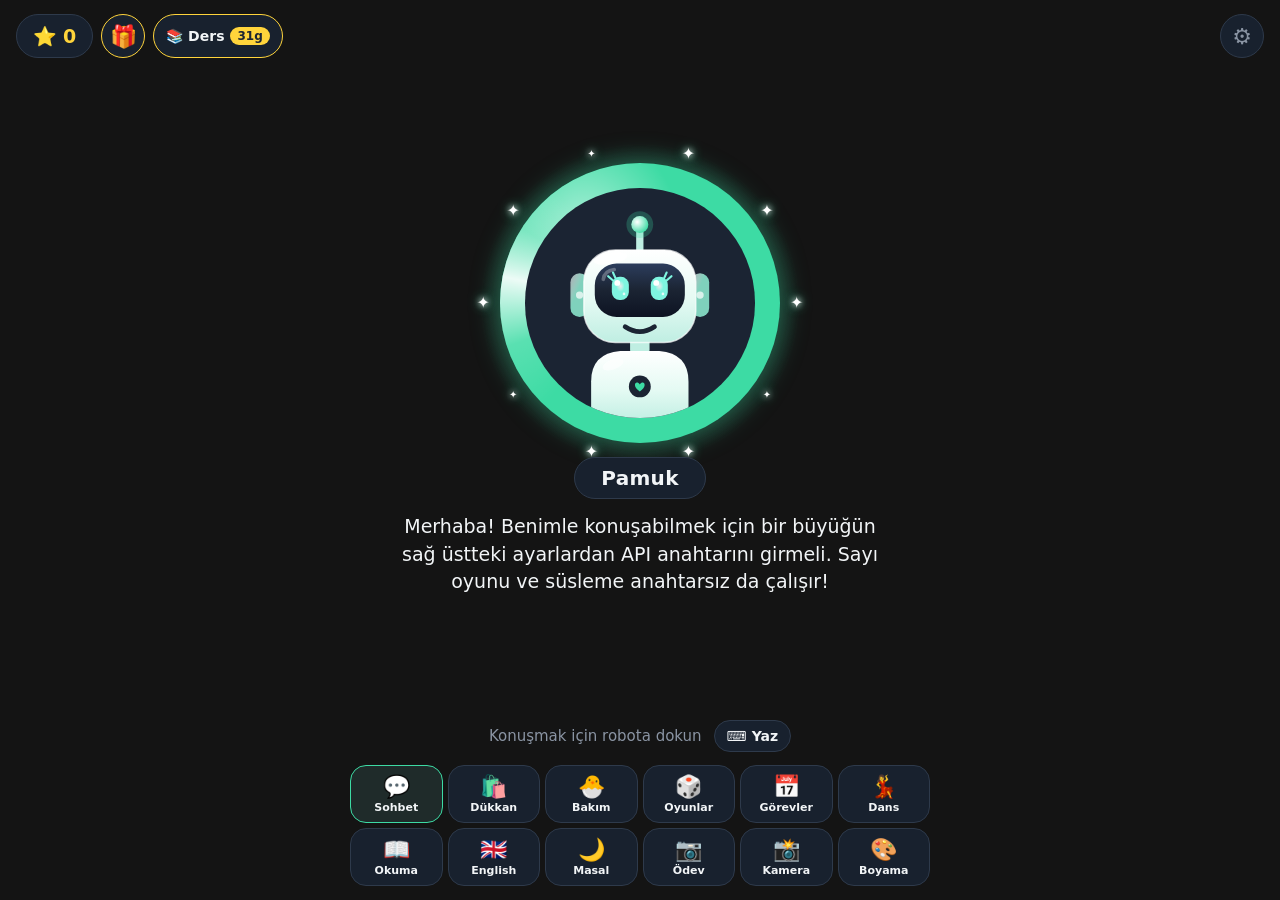
<file: assets/index.html>
<!doctype html>
<html lang="tr">
<head>
<meta charset="utf-8">
<meta name="viewport" content="width=device-width, initial-scale=1, maximum-scale=1, user-scalable=no">
<title>Robot Arkadaşım</title>
<style>
  :root {
    --bg: #141414;
    --ring: #3ddba4;
    --ring-glow-base: rgba(61,219,164,.38);
    --ring-listen: #4fb3ff;
    --ring-think: #ffc857;
    --disc: #1b2433;
    --head: #e4faf3;
    --head-shade: #bfeee2;
    --ear: #7fd1bc;
    --visor: #1b2433;
    --eye: #7ff5e0;
    --cheek: #ff9fb8;
    --acc2: #3ddba4;
    --gold: #ffd43b;
    --text: #f2f5f7;
    --muted: #8a94a3;
    --pill: #18212e;
    --pill-border: #2e3a4b;
    --panel: #1a1f27;
    --ring-color: var(--ring);
    --ring-glow: var(--ring-glow-base);
  }
  * { box-sizing: border-box; -webkit-tap-highlight-color: transparent; user-select: none; }
  html, body { margin: 0; height: 100%; background: var(--bg); color: var(--text);
    font-family: "Nunito", "Roboto", system-ui, sans-serif; overflow: hidden; }
  body { display: flex; flex-direction: column; align-items: center; justify-content: center;
    padding: 64px 16px 205px; transition: background .8s; }
  button { font-family: inherit; }

  .top { position: fixed; top: 14px; left: 16px; right: 16px; display: flex; justify-content: space-between; align-items: center; z-index: 2; }
  .gear { width: 44px; height: 44px; border-radius: 50%; border: 1px solid var(--pill-border); background: var(--pill);
    color: var(--muted); display: grid; place-items: center; font-size: 22px; }
  .stars { height: 44px; padding: 0 16px; border-radius: 999px; border: 1px solid var(--pill-border); background: var(--pill);
    color: var(--gold); font-size: 19px; font-weight: 800; display: flex; align-items: center; gap: 6px; }
  .stars.pop { animation: pop .5s ease-out; }
  @keyframes pop { 40% { transform: scale(1.25) } }

  .stage { position: relative; display: flex; flex-direction: column; align-items: center; }
  .bot { position: relative; width: min(60vw, 280px, 38vh); aspect-ratio: 1; animation: float 4s ease-in-out infinite; }
  @keyframes float { 0%,100% { transform: translateY(0) } 50% { transform: translateY(-10px) } }
  .glow { position: absolute; inset: -8%; border-radius: 50%;
    background: radial-gradient(circle, var(--ring-glow) 40%, transparent 70%);
    animation: breathe 3s ease-in-out infinite; }
  @keyframes breathe { 0%,100% { opacity: .5; transform: scale(.96) } 50% { opacity: 1; transform: scale(1.03) } }
  .ring { position: absolute; inset: 0; border-radius: 50%; background: var(--ring-color);
    box-shadow: 0 0 30px var(--ring-glow); transition: background .4s, box-shadow .4s, transform .08s; }
  .disc { position: absolute; inset: 9%; border-radius: 50%; background: var(--disc); overflow: hidden; }
  /* Sparkly ring: a light sweep circles the ring (the disc hides the middle), the glow breathes, and stars twinkle around it. */
  #bot .ring { overflow: hidden; animation: ringGlow 2.6s ease-in-out infinite; }
  #bot .ring::after { content: ""; position: absolute; inset: -2px; border-radius: 50%;
    background: conic-gradient(from 0deg, transparent 0 62%, rgba(255,255,255,.15) 70%, rgba(255,255,255,.9) 78%, rgba(255,255,255,.15) 84%, transparent 90%);
    animation: sweep 3.2s linear infinite; }
  #bot .ring::before { content: ""; position: absolute; inset: 0; border-radius: 50%;
    background: radial-gradient(circle at 30% 22%, rgba(255,255,255,.55), transparent 32%); }
  @keyframes sweep { to { transform: rotate(360deg) } }
  @keyframes ringGlow { 0%,100% { box-shadow: 0 0 18px var(--ring-glow), 0 0 2px #fff inset; } 50% { box-shadow: 0 0 46px var(--ring-glow), 0 0 90px var(--ring-glow), 0 0 4px #fff inset; } }
  .sparkles { position: absolute; inset: -6%; pointer-events: none; animation: sweep 24s linear infinite; }
  .sparkles i { position: absolute; width: 16px; height: 16px; margin: -8px; font-style: normal; animation: twinkleStar 2.2s ease-in-out infinite; }
  .sparkles i::before { content: "✦"; position: absolute; inset: 0; color: #fff; font-size: 16px; line-height: 16px; text-align: center;
    text-shadow: 0 0 6px #fff, 0 0 12px var(--ring-color); }
  .sparkles i.s::before { font-size: 10px; }
  @keyframes twinkleStar { 0%,100% { opacity: 0; transform: scale(.3) rotate(0) } 45%,55% { opacity: 1; transform: scale(1.15) rotate(45deg) } }
  body.sleeping .sparkles, body.sleeping #bot .ring::after { display: none; }
  svg.face { position: absolute; inset: 0; width: 100%; height: 100%; }
  .head-group { transform-origin: 100px 110px; animation: tilt 6s ease-in-out infinite; }
  @keyframes tilt { 0%,100% { transform: rotate(0) } 30% { transform: rotate(-4deg) } 60% { transform: rotate(3deg) } }
  .antenna-tip { animation: blinkTip 2s ease-in-out infinite; }
  @keyframes blinkTip { 0%,100% { opacity: .75 } 50% { opacity: 1; filter: brightness(1.25) } }
  .eyes { transform-origin: 100px 104px; animation: blink 4.5s infinite; }
  @keyframes blink { 0%,92%,100% { transform: scaleY(1) } 95% { transform: scaleY(.1) } }
  .pupils { transition: transform .3s; }
  .cheeks { opacity: 0; transition: opacity .3s; }

  body.listening { --ring-color: var(--ring-listen); --ring-glow: rgba(79,179,255,.4); }
  body.listening .eyes { animation: none; }
  body.listening .eye { transform-box: fill-box; transform-origin: center; transform: scale(1.15); }
  body.thinking { --ring-color: var(--ring-think); --ring-glow: rgba(255,200,87,.35); }
  body.thinking .pupils { animation: look 1.6s ease-in-out infinite; }
  @keyframes look { 0%,100% { transform: translate(-4px,-3px) } 50% { transform: translate(4px,-3px) } }
  body.thinking .ring { animation: spinPulse 1.2s linear infinite; }
  @keyframes spinPulse { 0%,100% { transform: scale(1) } 50% { transform: scale(1.03) } }
  body.speaking .head-group { animation: talkBob .5s ease-in-out infinite; }
  body.speaking .cheeks { opacity: .55; }
  @keyframes talkBob { 0%,100% { transform: translateY(0) } 50% { transform: translateY(-2px) } }
  body.fx-happy .bot { animation: hop .45s ease-out 2; }
  @keyframes hop { 0%,100% { transform: translateY(0) scale(1) } 40% { transform: translateY(-18px) scale(1.04) } }
  body.fx-happy .eye { transform-box: fill-box; transform-origin: center; transform: scaleY(.35); }
  body.fx-happy .cheeks { opacity: .8; }
  body.fx-wow .eye { transform-box: fill-box; transform-origin: center; transform: scale(1.3); }
  body.fx-giggle .head-group { animation: giggle .12s linear infinite; }
  @keyframes giggle { 0%,100% { transform: rotate(-3deg) } 50% { transform: rotate(3deg) } }

  /* bedtime */
  body.night { --bg: #0b1020; --ring-color: #8b7cf6; --ring-glow: rgba(139,124,246,.28); }
  body.night .eye { transform-box: fill-box; transform-origin: center; transform: scaleY(.6); }
  .sky { position: fixed; inset: 0; pointer-events: none; opacity: 0; transition: opacity 1s; }
  body.night .sky { opacity: 1; }
  .sky i { position: absolute; width: 3px; height: 3px; border-radius: 50%; background: #fff; animation: twinkle 3s ease-in-out infinite; }
  @keyframes twinkle { 0%,100% { opacity: .2 } 50% { opacity: .9 } }
  body.sleeping .bot { animation: float 7s ease-in-out infinite; }
  body.sleeping .glow { opacity: .3; animation: none; }
  .zzz { position: absolute; top: 4%; right: 6%; font-size: 26px; font-weight: 800; color: #c4b5fd; display: none; }
  body.sleeping .zzz { display: block; animation: zzz 2.4s ease-in-out infinite; }
  @keyframes zzz { 0% { opacity: 0; transform: translate(0,10px) scale(.7) } 50% { opacity: 1 } 100% { opacity: 0; transform: translate(14px,-24px) scale(1.1) } }

  .name { margin-top: 14px; padding: 8px 26px; border-radius: 999px; background: var(--pill);
    border: 1px solid var(--pill-border); font-weight: 800; font-size: 20px; letter-spacing: .3px; color: var(--text); }

  .bubble { margin-top: 14px; min-height: 56px; max-height: 26vh; overflow-y: auto; max-width: 520px; width: 100%;
    text-align: center; font-size: 19px; line-height: 1.45; padding: 0 8px; }
  .bubble .you { color: var(--muted); font-size: 15px; display: block; margin-bottom: 6px; }
  .bubble .big { font-size: 44px; font-weight: 800; letter-spacing: 1px; }
  .score { color: var(--muted); font-size: 15px; margin-top: 4px; }

  .dock { position: fixed; bottom: 0; left: 0; right: 0; padding: 0 0 14px; }
  .status { display: flex; align-items: center; justify-content: center; gap: 12px; padding: 0 16px 10px; min-height: 48px; }
  .hint { color: var(--muted); font-size: 15px; text-align: center; }
  .thumb { width: 44px; height: 44px; border-radius: 10px; object-fit: cover; border: 2px solid var(--ring); display: none; }
  .thumb.show { display: block; }
  /* Two fixed rows, no sideways scrolling: a slightly moving finger used to scroll the row instead of pressing the button. */
  .modes { display: grid; grid-template-columns: repeat(6, 1fr); gap: 5px; padding: 0 10px; max-width: 600px; margin: 0 auto; }
  .mode { display: flex; flex-direction: column; align-items: center; justify-content: center; gap: 2px; min-width: 0; min-height: 58px;
    padding: 7px 2px 6px; border-radius: 16px; border: 1px solid var(--pill-border); background: var(--pill); color: var(--text);
    font-size: 11px; font-weight: 700; white-space: nowrap; touch-action: manipulation; transition: transform .08s; overflow: hidden; }
  .mode:active { transform: scale(.92); background: #24303f; }
  .mode b { font-size: 22px; line-height: 1.1; font-weight: 400; }
  button { touch-action: manipulation; }
  .mode.on { border-color: var(--ring); background: #1f2b2a; }

  /* sheets */
  .sheet { position: fixed; inset: 0; background: rgba(0,0,0,.6); display: none; align-items: flex-end; justify-content: center; z-index: 10; }
  .sheet.open { display: flex; }
  .panel { width: 100%; max-width: 560px; max-height: 92vh; overflow-y: auto; background: var(--panel);
    border-radius: 22px 22px 0 0; padding: 22px 16px 28px; user-select: text; }
  .panel h2 { margin: 0 0 6px; font-size: 20px; }
  .panel h3 { margin: 22px 0 0; font-size: 15px; color: var(--ring); text-transform: uppercase; letter-spacing: .6px; }
  .panel label { display: block; font-size: 14px; color: var(--muted); margin: 14px 0 6px; }
  .panel input, .panel select { width: 100%; padding: 12px; font-size: 16px; border-radius: 12px;
    border: 1px solid var(--pill-border); background: #10141a; color: var(--text); user-select: text; }
  .panel input[type=range] { padding: 0; }
  .panel .row { display: flex; gap: 10px; }
  .panel .row > div { flex: 1; min-width: 0; }
  .panel small { display: block; color: var(--muted); margin-top: 6px; line-height: 1.4; }
  .btns { display: flex; gap: 10px; margin-top: 18px; }
  .btn { flex: 1; padding: 14px; border-radius: 14px; border: 0; font-size: 16px; font-weight: 700; }
  .btn.primary { background: var(--ring); color: #10141a; }
  .btn.ghost { background: #2a3240; color: var(--text); }
  .link { color: var(--ring); background: none; border: 0; padding: 0; font-size: 14px; margin-top: 10px; }
  .chips { display: flex; flex-wrap: wrap; gap: 8px; margin-top: 8px; }
  .chip { padding: 8px 12px; border-radius: 999px; background: #2a3240; color: var(--text); border: 0; font-size: 14px; }
  .mem { display: flex; align-items: center; gap: 8px; padding: 8px 0; border-bottom: 1px solid #252c38; font-size: 15px; }
  .mem span { flex: 1; }
  .mem button { background: #2a3240; color: var(--muted); border: 0; border-radius: 8px; width: 32px; height: 32px; font-size: 16px; }

  .swatches { display: flex; flex-wrap: wrap; gap: 12px; margin-top: 10px; }
  .swatch { width: 46px; height: 46px; border-radius: 50%; border: 3px solid transparent; }
  .swatch.on { border-color: #fff; }
  .grid { display: grid; grid-template-columns: repeat(auto-fill, minmax(96px, 1fr)); gap: 10px; margin-top: 10px; }
  .tile { border-radius: 16px; background: #222936; border: 2px solid transparent; padding: 12px 6px; text-align: center; color: var(--text); font-size: 13px; font-weight: 700; }
  .tile b { display: block; font-size: 32px; font-weight: 400; margin-bottom: 4px; }
  .tile.on { border-color: var(--ring); }
  .tile.locked { opacity: .45; }
  .tile small { color: var(--muted); font-weight: 600; margin-top: 2px; }
  .preview { width: 140px; aspect-ratio: 1; position: relative; margin: 6px auto 0; }

  .examTopBtn { height: 44px; padding: 0 12px; border-radius: 22px; border: 1px solid var(--gold); background: var(--pill); color: var(--text); font-size: 14px; font-weight: 800; display: inline-flex; align-items: center; gap: 6px; }
  .examTopBtn span:not(:empty) { background: #ffd43b; color: #1b2433; border-radius: 999px; padding: 2px 7px; font-size: 12px; }
  .examTopBtn.soon { animation: pop 1.6s ease-in-out infinite; box-shadow: 0 0 14px rgba(255,212,59,.6); }
  .gift { width: 44px; height: 44px; border-radius: 50%; border: 1px solid var(--gold); background: var(--pill); font-size: 22px;
    display: none; place-items: center; animation: wiggle 1.2s ease-in-out infinite; }
  .gift.show { display: grid; }
  @keyframes wiggle { 0%,100% { transform: rotate(0) } 20% { transform: rotate(-14deg) } 40% { transform: rotate(12deg) } 60% { transform: rotate(-6deg) } }
  .topLeft { display: flex; gap: 8px; }

  /* shop */
  .tabs { display: flex; gap: 8px; margin-top: 12px; overflow-x: auto; }
  .tab { flex: none; padding: 9px 14px; border-radius: 999px; border: 0; background: #2a3240; color: var(--text); font-size: 15px; font-weight: 700; }
  .tab.on { background: var(--ring); color: #10141a; }
  .shopPreview { width: 170px; aspect-ratio: 1; position: relative; margin: 8px auto 0; }
  .price { color: var(--gold); font-weight: 800; }
  .tile.owned small { color: var(--ring); }
  .tile { position: relative; }
  .newTag { position: absolute; top: 6px; right: 6px; font-style: normal; font-size: 10px; font-weight: 900; letter-spacing: .5px;
    background: #ff5fa2; color: #fff; border-radius: 6px; padding: 2px 5px; }
  .shopBar { position: sticky; bottom: -28px; background: var(--panel); padding: 12px 0 4px; }

  /* memory game */
  .cards { display: grid; grid-template-columns: repeat(4, 1fr); gap: 10px; margin-top: 14px; }
  .card { aspect-ratio: 3/4; border-radius: 14px; border: 0; font-size: 34px; background: linear-gradient(135deg, var(--ring), #a78bfa);
    color: transparent; transition: transform .25s; }
  .card.up, .card.done { background: #f8f9fa; color: initial; transform: rotateY(180deg) scaleX(-1); }
  .card.done { opacity: .55; }

  /* pet beside the robot */
  .pet { position: absolute; right: -16%; bottom: -2%; font-size: clamp(34px, 12vw, 58px); line-height: 1; z-index: 3; display: none;
    animation: petBob 1.7s ease-in-out infinite; filter: drop-shadow(0 5px 4px rgba(0,0,0,.45)); background: none; border: 0; padding: 0; }
  .pet.show { display: block; }
  @keyframes petBob { 0%,100% { transform: translateY(0) rotate(-4deg) } 50% { transform: translateY(-8px) rotate(4deg) } }
  body.dancing .pet { animation: petDance .45s ease-in-out infinite; }
  @keyframes petDance { 0%,100% { transform: translateY(0) rotate(-14deg) } 50% { transform: translateY(-18px) rotate(14deg) } }
  .heartPop { position: fixed; font-size: 26px; pointer-events: none; z-index: 25; animation: heartUp 1.2s ease-out forwards; }
  @keyframes heartUp { to { transform: translateY(-90px) scale(1.4); opacity: 0; } }
  .mode { position: relative; }
  .mode .dot { position: absolute; top: 5px; right: 7px; width: 10px; height: 10px; border-radius: 50%; background: #ff5fa2; box-shadow: 0 0 0 2px var(--pill); display: none; }
  .mode .dot.show { display: block; }

  /* care */
  .careTop { display: flex; gap: 14px; align-items: center; margin-top: 10px; }
  .careBot { width: 120px; flex: none; aspect-ratio: 1; position: relative; }
  .careBot.sleepy svg .eyes { display: none; }
  .careBot.sleepy svg .sleep-eyes { display: inline; }
  .bars { flex: 1; display: flex; flex-direction: column; gap: 10px; }
  .bar { font-size: 14px; font-weight: 700; }
  .bar .track { height: 12px; border-radius: 99px; background: #10141a; margin-top: 4px; overflow: hidden; }
  .bar .fill { height: 100%; border-radius: 99px; transition: width .5s; }
  .flyFood { position: fixed; font-size: 40px; z-index: 30; pointer-events: none; transition: transform .7s cubic-bezier(.4,-0.3,.6,1), opacity .7s; }

  /* painting */
  .paintCanvas { width: 100%; aspect-ratio: 1; background: #fff; border-radius: 16px; touch-action: none; display: block; margin-top: 10px; }
  .colors { display: flex; flex-wrap: wrap; gap: 8px; margin-top: 10px; }
  .colors button { width: 36px; height: 36px; border-radius: 50%; border: 3px solid transparent; }
  .colors button.on { border-color: #fff; transform: scale(1.12); }
  .tools { display: flex; gap: 8px; margin-top: 10px; flex-wrap: wrap; }
  .tools button { flex: 1; min-width: 70px; padding: 10px 6px; border-radius: 12px; border: 0; background: #2a3240; color: var(--text); font-size: 14px; font-weight: 700; }
  .tools button.on { background: var(--ring); color: #10141a; }

  /* tasks & routine */
  .task { display: flex; align-items: center; gap: 12px; padding: 12px; border-radius: 14px; background: #222936; margin-top: 8px; }
  .task b { font-size: 28px; font-weight: 400; }
  .task .info { flex: 1; font-size: 15px; font-weight: 700; }
  .task .info small { display: block; color: var(--muted); font-weight: 600; margin-top: 2px; }
  .task.done { background: #1f3a32; }
  .task .check { font-size: 22px; }
  .routineItem { width: 100%; text-align: left; border: 0; color: var(--text); }

  /* story books */
  .book { display: flex; gap: 12px; align-items: center; padding: 12px; border-radius: 14px; background: #222936; margin-top: 8px; width: 100%; border: 0; color: var(--text); text-align: left; }
  .book b { font-size: 26px; font-weight: 400; letter-spacing: 2px; }
  .book span { flex: 1; font-weight: 700; }
  .book small { display: block; color: var(--muted); font-weight: 600; }
  .reader .cover { text-align: center; font-size: 48px; letter-spacing: 6px; margin: 6px 0; }
  .reader h2 { text-align: center; }
  .reader p { font-size: 17px; line-height: 1.6; margin: 8px 0; }
  .reader p.kid { color: #ffb3d9; font-style: italic; }

  /* number pad for the number game (when the microphone doesn't catch the answer) */
  .numpad { display: none; grid-template-columns: repeat(7, 1fr); gap: 5px; padding: 0 10px 8px; max-width: 600px; margin: 0 auto; }
  body.numpadOn .numpad { display: grid; }
  body.numpadOn { padding-bottom: 290px; }
  body.numpadOn .status { display: none; }
  .numpad button { border: 1px solid var(--pill-border); background: #222936; color: var(--text); border-radius: 12px; font-size: 21px; font-weight: 800; padding: 8px 0; touch-action: manipulation; }
  .numpad button:active { transform: scale(.92); }
  .numpad .ok { background: var(--ring); color: #10141a; grid-column: span 2; }
  .sayNow { font-size: 18px; font-weight: 800; color: var(--ring-listen); margin-top: 6px; animation: pulseSay 1s ease-in-out infinite; }
  @keyframes pulseSay { 50% { transform: scale(1.12); } }
  .heard { color: var(--muted); font-size: 14px; margin-top: 4px; }

  /* routine reminder on the main screen */
  .reminder { position: fixed; top: 66px; left: 16px; right: 16px; max-width: 520px; margin: 0 auto; z-index: 3; display: none;
    background: linear-gradient(135deg, #3b2a55, #24324a); border: 2px solid var(--gold); border-radius: 18px; padding: 10px 14px;
    color: var(--text); font-size: 16px; font-weight: 800; text-align: left; animation: remind 1.6s ease-in-out infinite; }
  .reminder.show { display: block; }
  .reminder small { display: block; font-weight: 600; color: var(--muted); font-size: 12.5px; margin-top: 2px; }
  @keyframes remind { 0%,100% { box-shadow: 0 0 0 0 rgba(255,212,59,.5); } 50% { box-shadow: 0 0 0 8px rgba(255,212,59,0); } }
  body.reminding .stage { margin-top: 70px; }
  /* During the number game the reminder shrinks to one line and the robot gets smaller to make room for the keys. */
  body.numpadOn .reminder { padding: 6px 12px; font-size: 13.5px; white-space: nowrap; overflow: hidden; text-overflow: ellipsis; }
  body.numpadOn .reminder br { display: none; }
  body.numpadOn .reminder small { display: none; }
  body.numpadOn.reminding .stage { margin-top: 34px; }
  body.numpadOn .bot { width: min(50vw, 230px, 28vh); }

  /* typing instead of talking, and the English/Turkish microphone switch */
  .miniBtn { border: 1px solid var(--pill-border); background: var(--pill); color: var(--text); border-radius: 999px; padding: 7px 12px; font-size: 14px; font-weight: 700; display: none; flex: none; }
  .miniBtn.show { display: inline-block; }
  .typeRow { display: none; gap: 8px; padding: 0 12px 8px; max-width: 600px; margin: 0 auto; }
  body.typing .typeRow { display: flex; }
  .typeRow input { flex: 1; min-width: 0; padding: 12px 14px; font-size: 17px; border-radius: 14px; border: 1px solid var(--pill-border); background: #10141a; color: var(--text); user-select: text; }
  .typeRow button { border: 0; border-radius: 14px; background: var(--ring); color: #10141a; font-size: 20px; padding: 0 18px; font-weight: 800; }

  /* tap games */
  .qText { font-size: 19px; font-weight: 800; line-height: 1.45; margin: 12px 0; text-align: center; }
  .qEmoji { font-size: 72px; text-align: center; line-height: 1.1; margin-top: 6px; }
  .choices { display: grid; grid-template-columns: 1fr 1fr; gap: 10px; margin-top: 8px; }
  .choice { padding: 16px 8px; min-height: 64px; font-size: 16px; font-weight: 700; border-radius: 16px; border: 2px solid transparent; background: #222936; color: var(--text); touch-action: manipulation; }
  .choice.big { font-size: 44px; padding: 8px; }
  .choice.right { background: #2b8a3e; border-color: #8ce99a; }
  .choice.wrong { background: #a61e4d; }
  .explain { display: block; text-align: center; margin-top: 10px; font-size: 15px; color: var(--muted); }
  .slots { display: flex; justify-content: center; gap: 6px; flex-wrap: wrap; margin: 12px 0; min-height: 52px; }
  .slot { width: 40px; height: 48px; border-radius: 10px; border: 2px dashed var(--pill-border); display: grid; place-items: center; font-size: 24px; font-weight: 900; }
  .slot.filled { border-style: solid; border-color: var(--ring); }
  .slots.shake { animation: shake .4s; }
  @keyframes shake { 25% { transform: translateX(-8px) } 75% { transform: translateX(8px) } }
  .tiles { display: flex; justify-content: center; gap: 8px; flex-wrap: wrap; }
  .tileL { width: 46px; height: 52px; border-radius: 12px; border: 0; background: #ffd43b; color: #1b2433; font-size: 24px; font-weight: 900; box-shadow: 0 4px 0 #f08c00; touch-action: manipulation; }
  .tileL:disabled { opacity: .25; box-shadow: none; }
  .pads { display: grid; grid-template-columns: 1fr 1fr; gap: 12px; margin: 14px auto 0; max-width: 340px; }
  .pad { aspect-ratio: 1; border-radius: 26px; border: 0; opacity: .45; transition: opacity .1s, transform .1s; touch-action: manipulation; }
  .pad.lit { opacity: 1; transform: scale(1.05); box-shadow: 0 0 30px currentColor; }
  .snap { position: fixed; inset: 0; z-index: 80; background: #000; display: none; }
  .snap.open { display: block; }
  .snap video { width: 100%; height: 100%; object-fit: cover; }
  .snapBar { position: absolute; left: 0; right: 0; bottom: 28px; display: flex; justify-content: space-around; align-items: center; }
  .snapShot { width: 78px; height: 78px; border-radius: 50%; border: 6px solid #fff; background: #ff6b9a; }
  .snapBtn { width: 54px; height: 54px; border-radius: 50%; border: 0; background: rgba(255,255,255,.25); color: #fff; font-size: 22px; }
  .snap.flash::after { content: ""; position: absolute; inset: 0; background: #fff; animation: flash .3s forwards; }
  @keyframes flash { to { opacity: 0; } }
  .figure { position: fixed; top: 64px; left: 12px; right: 12px; max-width: 460px; margin: 0 auto; z-index: 6; display: none;
    background: #fff; color: #1b2433; border-radius: 18px; padding: 10px 10px 8px; box-shadow: 0 10px 30px rgba(0,0,0,.45); }
  .figure.show { display: block; animation: pop .3s ease-out; }
  .figure svg { display: block; width: 100%; height: auto; max-height: 40vh; }
  .figure.big svg { max-height: 78vh; }
  .figure .figX { position: absolute; top: 6px; right: 6px; width: 34px; height: 34px; border-radius: 50%; border: 0; background: #1b2433; color: #fff; font-size: 18px; }
  .figure small { display: block; text-align: center; color: #667; font-size: 12px; margin-top: 4px; }
  .examCard { background: rgba(255,255,255,.06); border-radius: 16px; padding: 12px; margin-top: 12px; }
  .examCard.national { background: rgba(255,212,59,.1); }
  .examCard.soon { box-shadow: 0 0 0 2px #ffd43b inset; }
  .examCard small { display: block; margin-top: 4px; }
  .examTop { display: flex; justify-content: space-between; align-items: center; gap: 8px; font-size: 16px; }
  .examDays { background: #ffd43b; color: #1b2433; font-weight: 800; border-radius: 999px; padding: 3px 10px; font-size: 13px; white-space: nowrap; }
  .examPlan { margin-top: 8px; font-weight: 700; color: #b2f2bb; }
  .chips { display: flex; flex-wrap: wrap; gap: 6px; margin-top: 8px; }
  .chip { border: 0; border-radius: 999px; padding: 7px 11px; background: rgba(255,255,255,.12); color: inherit; font: inherit; font-size: 13px; }
  .chip.on { background: #3ddba4; color: #1b2433; font-weight: 800; }
  .unitHead { margin: 14px 0 0; font-size: 15px; opacity: .85; }
  .topicTabs { display: flex; gap: 8px; overflow-x: auto; margin-top: 10px; padding-bottom: 4px; }

  /* party effects */
  .party { position: fixed; inset: 0; pointer-events: none; z-index: 5; overflow: hidden; display: none; }
  body.partying .party { display: block; }
  body.arOn .party { z-index: 35; }
  .lights { position: absolute; inset: -60%; opacity: .4; animation: sweep 5s linear infinite; will-change: transform;
    background: conic-gradient(from 0deg, rgba(255,0,140,.35), transparent 12%, rgba(0,200,255,.35) 25%, transparent 37%, rgba(255,220,0,.35) 50%, transparent 62%, rgba(120,255,120,.35) 75%, transparent 87%, rgba(255,0,140,.35)); }
  /* Soft spots drawn with gradients instead of blur filters and blend modes, which are very slow on phones. */
  .spot { position: absolute; width: 80vw; height: 80vw; border-radius: 50%; opacity: .5; animation: spotMove 2.6s ease-in-out infinite alternate; will-change: transform; }
  .spot.a { background: radial-gradient(circle, rgba(255,79,216,.55), transparent 65%); left: -25vw; top: 8vh; }
  .spot.b { background: radial-gradient(circle, rgba(59,201,255,.55), transparent 65%); right: -25vw; top: 33vh; animation-delay: -1.3s; }
  @keyframes spotMove { to { transform: translate(30vw, -12vh) scale(1.2); } }
  .discoball { position: absolute; top: -4px; left: calc(50% - 30px); font-size: 60px; transform-origin: 50% -60px; animation: swing 1.1s ease-in-out infinite alternate; text-shadow: 0 0 14px #fff; will-change: transform; }
  @keyframes swing { from { transform: rotate(-14deg) } to { transform: rotate(14deg) } }
  .confetti { position: absolute; top: -20px; width: 8px; height: 14px; border-radius: 2px; animation: fall linear forwards; will-change: transform; }
  @keyframes fall { to { transform: translateY(115vh) rotate(800deg); } }
  .balloon { position: absolute; bottom: -70px; font-size: 44px; animation: rise 6s linear forwards; will-change: transform; }
  @keyframes rise { to { transform: translateY(-125vh) translateX(40px) rotate(10deg); } }
  #bot .ring.beat { transform: scale(1.07); }
  .party.beat .flashBg { opacity: .14; }
  /* Over the live camera only the light-weight effects stay. */
  body.arOn .lights, body.arOn .spot, body.arOn .flashBg { display: none; }
  body.arOn .discoball { text-shadow: none; }
  .flashBg { position: absolute; inset: 0; background: #fff; opacity: 0; transition: opacity .12s; }
  body.dancing.d2 .bot, body.dancing.d2 .arBody { animation: hopSpin .9s ease-in-out infinite; }
  @keyframes hopSpin { 0%,100% { transform: translateY(0) rotate(0) } 25% { transform: translateY(-20px) rotate(-9deg) } 50% { transform: translateY(0) rotate(0) } 75% { transform: translateY(-20px) rotate(9deg) } }
  body.dancing.d3 .bot, body.dancing.d3 .arBody { animation: sideStep .8s ease-in-out infinite; }
  @keyframes sideStep { 0%,100% { transform: translateX(-18px) rotate(-6deg) } 50% { transform: translateX(18px) rotate(6deg) } }

  /* camera view: the robot standing in the real world */
  .ar { position: fixed; inset: 0; z-index: 30; background: #000; display: none; touch-action: none; }
  body.arOn .ar { display: block; }
  .ar video { position: absolute; inset: 0; width: 100%; height: 100%; object-fit: cover; }
  .arStage { position: absolute; inset: 0; }
  .arBot { position: absolute; left: 0; top: 0; transform-origin: 50% 100%; }
  .arBody { width: 100%; animation: float 3s ease-in-out infinite; transform-origin: 50% 90%; }
  .arBody svg.face { position: static; display: block; width: 100%; height: auto; }
  .arFlip { transition: transform .25s; }
  .arShadow { position: absolute; left: 18%; right: 18%; bottom: -3%; height: 9%; border-radius: 50%; background: radial-gradient(rgba(0,0,0,.45), transparent 70%); }
  .arBot.jump .arBody { animation: hop .45s ease-out 2; }
  .arBot.walking .arBody { animation: sideStep .7s ease-in-out infinite; }
  body.dancing.d1 .arBody { animation: dance .46s ease-in-out infinite; }
  .arTop { position: absolute; top: 12px; left: 12px; right: 12px; display: flex; align-items: center; gap: 10px; z-index: 40; }
  .arTop button { width: 46px; height: 46px; border-radius: 50%; border: 0; background: rgba(0,0,0,.5); color: #fff; font-size: 22px; flex: none; }
  .arTop span { flex: 1; text-align: center; color: #fff; font-size: 14px; text-shadow: 0 1px 4px #000; }
  .arBar { position: absolute; left: 10px; right: 10px; bottom: 14px; display: grid; grid-template-columns: repeat(6, 1fr); gap: 6px; z-index: 40; }
  .arBar button { border: 0; border-radius: 16px; background: rgba(0,0,0,.55); color: #fff; font-size: 11.5px; font-weight: 700; padding: 8px 2px 6px; display: flex; flex-direction: column; align-items: center; gap: 2px; }
  .arBar button b { font-size: 22px; font-weight: 400; }
  .arBar button.on { background: rgba(61,219,164,.75); color: #10141a; }
  .arFlash { position: absolute; inset: 0; background: #fff; opacity: 0; pointer-events: none; z-index: 45; transition: opacity .3s; }
  .arFlash.go { opacity: .9; transition: none; }
  .arShot { position: absolute; inset: 0; z-index: 50; background: rgba(0,0,0,.85); display: none; flex-direction: column; align-items: center; justify-content: center; padding: 16px; gap: 10px; }
  .arShot.show { display: flex; }
  .arShot img { max-width: 100%; max-height: 72vh; border-radius: 16px; border: 3px solid #fff; }
  .arShot small { color: #fff; text-align: center; }
  .arMsg { position: absolute; left: 16px; right: 16px; top: 40%; text-align: center; color: #fff; font-size: 17px; line-height: 1.5; z-index: 41; }

  /* dance */
  body.dancing .bot { animation: dance .46s ease-in-out infinite; }
  @keyframes dance { 0%,100% { transform: rotate(-9deg) translateY(0) } 50% { transform: rotate(9deg) translateY(-16px) } }
  body.dancing .ring { animation: hue 1.8s linear infinite; }
  @keyframes hue { to { filter: hue-rotate(360deg) } }
  body.dancing .eye { transform-box: fill-box; transform-origin: center; transform: scaleY(.35); }
  .notes { position: fixed; inset: 0; pointer-events: none; }
  .notes span { position: absolute; font-size: 28px; animation: noteUp 2.2s ease-out forwards; }
  @keyframes noteUp { from { opacity: 1; transform: translateY(0) } to { opacity: 0; transform: translateY(-160px) rotate(25deg) } }

  .celebrate { position: fixed; inset: 0; display: none; align-items: center; justify-content: center; z-index: 20; pointer-events: none; }
  .celebrate.show { display: flex; }
  .celebrate div { background: var(--panel); border: 2px solid var(--gold); border-radius: 24px; padding: 22px 30px; text-align: center;
    animation: celebrateIn .5s cubic-bezier(.2,1.6,.4,1); box-shadow: 0 10px 40px rgba(0,0,0,.5); }
  .celebrate b { display: block; font-size: 64px; }
  .celebrate span { font-size: 20px; font-weight: 800; }
  @keyframes celebrateIn { from { transform: scale(.3); opacity: 0 } }
</style>
<script src="robot.js"></script>
<script src="sfx.js"></script>
</head>
<body>
  <div class="sky" id="sky"></div>
  <div class="top">
    <div class="topLeft">
      <button class="stars" id="stars" aria-label="Yıldızlar ve rozetler">⭐ <span id="starCount">0</span></button>
      <button class="gift" id="gift" aria-label="Günlük hediye">🎁</button>
      <button class="examTopBtn" id="examTop" aria-label="Ders ve sınavlar">📚 Ders<span id="examTopDays"></span></button>
    </div>
    <button class="gear" id="gear" aria-label="Ebeveyn ayarları">⚙</button>
  </div>

  <div class="stage">
    <div class="bot" id="bot">
      <div class="glow"></div>
      <div class="ring" id="ring"></div>
      <div class="disc" id="disc"></div>
      <div class="sparkles" id="sparkles"></div>
      <div class="zzz">z z</div>
      <button class="pet" id="pet" aria-label="Evcil hayvan"></button>
    </div>
    <button class="name" id="name" aria-label="Robotun adını değiştir">Pamuk</button>
  </div>

  <button class="reminder" id="reminder"></button>
  <div class="snap" id="snap">
    <video id="snapVideo" playsinline muted autoplay></video>
    <div class="snapBar">
      <button class="snapBtn ghost" id="snapClose" aria-label="Kapat">✕</button>
      <button class="snapShot" id="snapShot" aria-label="Fotoğraf çek"></button>
      <button class="snapBtn ghost" id="snapFlip" aria-label="Kamerayı çevir">🔄</button>
    </div>
  </div>
  <div class="figure" id="figure"><button class="figX" id="figX" aria-label="Şekli kapat">✕</button><div id="figBody"></div><small>Büyütmek için dokun</small></div>
  <div class="bubble" id="bubble"></div>

  <div class="dock">
    <div class="typeRow" id="typeRow"><input id="typeBox" placeholder="Buraya yaz…" autocomplete="off" enterkeyhint="send"><button id="typeSend" aria-label="Gönder">➤</button></div>
    <div class="numpad" id="numpad">
      <button>1</button><button>2</button><button>3</button><button>4</button><button>5</button><button>6</button><button data-k="del">⌫</button>
      <button>7</button><button>8</button><button>9</button><button>0</button><button data-k="neg">−</button><button class="ok" data-k="ok">✓</button>
    </div>
    <div class="status">
      <img class="thumb" id="thumb" alt="Ödev fotoğrafı">
      <button class="miniBtn" id="langBtn">🎤 English</button>
      <div class="hint" id="hint">Konuşmak için robota dokun</div>
      <button class="miniBtn" id="typeBtn" aria-label="Yazarak cevap ver">⌨️ Yaz</button>
    </div>
    <div class="modes" id="modes">
      <button class="mode on" data-mode="chat"><b>💬</b>Sohbet</button>
      <button class="mode" id="shopBtn"><b>🛍️</b>Dükkan</button>
      <button class="mode" id="careBtn"><b>🐣</b>Bakım<i class="dot" id="careDot"></i></button>
      <button class="mode" id="gamesBtn"><b>🎲</b>Oyunlar</button>
      <button class="mode" id="tasksBtn"><b>📅</b>Görevler<i class="dot" id="tasksDot"></i></button>
      <button class="mode" id="danceBtn"><b>💃</b>Dans</button>
      <button class="mode" data-mode="read"><b>📖</b>Okuma</button>
      <button class="mode" data-mode="english"><b>🇬🇧</b>English</button>
      <button class="mode" id="storyBtn" data-group="story cowrite"><b>🌙</b>Masal</button>
      <button class="mode" id="cam"><b>📷</b>Ödev</button>
      <button class="mode" id="arBtn"><b>📸</b>Kamera</button>
      <button class="mode" id="paintBtn"><b>🎨</b>Boyama</button>
    </div>
  </div>

  <div class="notes" id="notes"></div>
  <div class="party" id="party"><div class="flashBg"></div><div class="lights"></div><div class="spot a"></div><div class="spot b"></div><div class="discoball">🪩</div><div id="partyBits"></div></div>

  <!-- camera view -->
  <div class="ar" id="ar">
    <video id="arVideo" autoplay playsinline muted></video>
    <div class="arStage" id="arStage">
      <div class="arBot" id="arBot"><div class="arShadow"></div><div class="arFlip" id="arFlipBox"><div class="arBody" id="arBody"></div></div><div class="pet" id="arPet" style="right:-30%;bottom:-4%"></div></div>
    </div>
    <div class="arMsg" id="arMsg"></div>
    <div class="arTop"><button id="arClose" aria-label="Kapat">✕</button><span id="arHint">Robotu sürükle · iki parmakla büyüt</span><button id="arSwitch" aria-label="Kamerayı çevir">🔄</button></div>
    <div class="arBar">
      <button data-ar="dance"><b>💃</b>Dans</button>
      <button data-ar="wave"><b>👋</b>Selam</button>
      <button data-ar="walk"><b>🚶</b>Gez</button>
      <button data-ar="smaller"><b>➖</b>Küçült</button>
      <button data-ar="bigger"><b>➕</b>Büyüt</button>
      <button data-ar="photo"><b>📸</b>Foto</button>
    </div>
    <div class="arFlash" id="arFlash"></div>
    <div class="arShot" id="arShot"><img id="arShotImg" alt="Robotlu fotoğraf"><small id="arShotMsg"></small><button class="btn ghost" id="arShotClose" style="flex:none;padding:12px 30px">Tamam</button></div>
  </div>
  <div class="celebrate" id="celebrate"><div><b id="celIcon">🏆</b><span id="celText"></span></div></div>

  <!-- stars & badges (for the child) -->
  <div class="sheet" id="badgeSheet">
    <div class="panel">
      <h2>⭐ <span id="badgeStars">0</span> yıldızın var</h2>
      <small id="nextUnlock"></small>
      <h3>Rozetler</h3>
      <div class="grid" id="badgeGrid"></div>
      <div class="btns"><button class="btn primary" data-close>Kapat</button></div>
    </div>
  </div>

  <!-- clothes shop (for the child) -->
  <div class="sheet" id="shopSheet">
    <div class="panel">
      <h2>🛍️ Pamuk'un Dükkanı · <span class="price">⭐ <span id="shopCoins">0</span></span></h2>
      <div class="shopPreview"><div class="ring" style="inset:0"></div><div class="disc" id="shopDisc"></div><div class="pet" id="shopPet"></div></div>
      <div class="tabs" id="shopTabs">
        <button class="tab on" data-tab="outfit">👗 Kıyafet</button>
        <button class="tab" data-tab="head">🎀 Baş</button>
        <button class="tab" data-tab="face">👓 Yüz</button>
        <button class="tab" data-tab="pet">🐾 Hayvan</button>
        <button class="tab" data-tab="color">🎨 Renk</button>
      </div>
      <div id="shopBody"></div>
      <div class="shopBar">
        <div class="btns" style="margin-top:0">
          <button class="btn ghost" id="shopClose">Kapat</button>
          <button class="btn primary" id="shopAction" style="display:none"></button>
        </div>
      </div>
    </div>
  </div>

  <!-- games -->
  <div class="sheet" id="gamesSheet">
    <div class="panel">
      <h2>🎲 Oyunlar</h2>
      <div class="grid">
        <button class="tile" data-mode="game"><b>🔢</b>Sayılar<small>Sayı soruları</small></button>
        <button class="tile" data-mode="riddle"><b>🧩</b>Bilmece<small>5 bilmece</small></button>
        <button class="tile" data-mode="letters"><b>🔤</b>Harfler<small>Harf ve kelime</small></button>
        <button class="tile" id="memoryBtn"><b>🃏</b>Hafıza<small>Eşini bul</small></button>
        <button class="tile" id="quizBtn"><b>🏆</b>Bilgi yarışması<small>~100 soru</small></button>
        <button class="tile" id="wordsBtn"><b>🇬🇧</b>Kelime kartları<small>İngilizce</small></button>
        <button class="tile" id="anagramBtn"><b>🔠</b>Kelime avı<small>Harfleri diz</small></button>
        <button class="tile" id="simonBtn"><b>🎨</b>Renk hafızası<small>Sırayı tekrarla</small></button>
      </div>
      <div class="btns"><button class="btn ghost" data-close>Kapat</button></div>
    </div>
  </div>

  <!-- stories -->
  <div class="sheet" id="storySheet">
    <div class="panel">
      <h2>🌙 Masal</h2>
      <div class="grid">
        <button class="tile" data-mode="story"><b>🌙</b>Pamuk anlatsın<small>Uyku masalı</small></button>
        <button class="tile" data-mode="cowrite"><b>✍️</b>Birlikte yazalım<small>Sırayla anlatın</small></button>
        <button class="tile" id="booksBtn"><b>📚</b>Masallarım<small id="booksCount">0 masal</small></button>
      </div>
      <div class="btns"><button class="btn ghost" data-close>Kapat</button></div>
    </div>
  </div>
  <div class="sheet" id="booksSheet">
    <div class="panel">
      <h2>📚 Masallarım</h2>
      <div id="booksList"></div>
      <div class="btns"><button class="btn ghost" data-close>Kapat</button></div>
    </div>
  </div>
  <div class="sheet" id="readerSheet">
    <div class="panel reader">
      <div class="cover" id="readerCover"></div>
      <h2 id="readerTitle"></h2>
      <div id="readerText"></div>
      <div class="btns"><button class="btn ghost" id="readerDelete">🗑️ Sil</button><button class="btn primary" id="readerRead">🔊 Pamuk okusun</button></div>
      <div class="btns"><button class="btn ghost" data-close>Kapat</button></div>
    </div>
  </div>

  <!-- robot care -->
  <div class="sheet" id="careSheet">
    <div class="panel">
      <h2>🐣 <span id="careName">Pamuk'a</span> bak · <span class="price">⭐ <span id="careCoins">0</span></span></h2>
      <div class="careTop">
        <div class="careBot" id="careBot"><div class="ring" style="inset:0"></div><div class="disc" id="careDisc"></div></div>
        <div class="bars">
          <div class="bar">🍎 Tokluk<div class="track"><div class="fill" id="barHunger" style="background:#ff922b"></div></div></div>
          <div class="bar">⚡ Enerji<div class="track"><div class="fill" id="barEnergy" style="background:#4fb3ff"></div></div></div>
          <div class="bar">💖 Mutluluk<div class="track"><div class="fill" id="barJoy" style="background:#ff5fa2"></div></div></div>
        </div>
      </div>
      <small id="careMood"></small>
      <h3>Yiyecek ver</h3>
      <div class="grid" id="foodGrid"></div>
      <h3>Bakım</h3>
      <div class="tools">
        <button id="careSleep">😴 Uyut</button>
        <button id="careBath">🛁 Banyo</button>
        <button id="carePet">💕 Sev</button>
      </div>
      <div class="btns"><button class="btn ghost" data-close>Kapat</button></div>
    </div>
  </div>

  <!-- painting -->
  <div class="sheet" id="paintSheet">
    <div class="panel">
      <h2>🎨 Boyama</h2>
      <div class="tabs" id="paintPics"></div>
      <canvas class="paintCanvas" id="paintCanvas" width="600" height="600"></canvas>
      <div class="colors" id="paintColors"></div>
      <div class="tools">
        <button id="toolFill" class="on">🪣 Doldur</button>
        <button id="toolBrush">🖌️ Fırça</button>
        <button id="toolUndo">↩️ Geri</button>
        <button id="toolSave">💾 Kaydet</button>
      </div>
      <small id="paintMsg">Bir renk seç, boyamak istediğin yere dokun!</small>
      <div class="btns"><button class="btn ghost" data-close>Kapat</button></div>
    </div>
  </div>

  <!-- daily tasks & routine -->
  <div class="sheet" id="tasksSheet">
    <div class="panel">
      <h2>📅 Bugünün görevleri</h2>
      <div id="taskList"></div>
      <button class="btn primary" id="claimReward" style="width:100%;margin-top:12px;display:none">🎁 Ödülünü al!</button>
      <h3 id="routineTitle">Rutin</h3>
      <div id="routineList"></div>
      <small id="routineNote"></small>
      <div class="btns"><button class="btn ghost" data-close>Kapat</button></div>
    </div>
  </div>

  <!-- tap games share this sheet -->
  <div class="sheet" id="playSheet">
    <div class="panel">
      <h2 id="playTitle"></h2>
      <small id="playInfo"></small>
      <div id="playBody"></div>
      <div class="btns"><button class="btn ghost" id="playClose">Kapat</button></div>
    </div>
  </div>

  <!-- memory card game -->
  <div class="sheet" id="memorySheet">
    <div class="panel">
      <h2>🃏 Hafıza oyunu · <span class="price">⭐ <span id="memStars">0</span></span></h2>
      <small id="memoryInfo">Aynı resimleri bul! Kartlara dokun.</small>
      <div class="cards" id="cards"></div>
      <div class="btns"><button class="btn ghost" data-close>Kapat</button><button class="btn primary" id="memoryAgain">Yeniden</button></div>
    </div>
  </div>

  <!-- parent settings -->
  <div class="sheet" id="sheet">
    <div class="panel">
      <h2>Ebeveyn ayarları</h2>

      <h3>Yapay zeka</h3>
      <label for="apiKey">Claude API anahtarı</label>
      <input id="apiKey" type="password" placeholder="sk-ant-..." autocomplete="off">
      <small>console.anthropic.com adresinden alınır. Orada aylık harcama limiti koymanızı öneririm.</small>
      <label for="model">Model</label>
      <select id="model">
        <option value="claude-haiku-5-5">Haiku 5.5 (hızlı, ekonomik)</option>
        <option value="claude-sonnet-5-5">Sonnet 5.5 (dengeli)</option>
        <option value="claude-opus-5-5">Opus 5.5 (en akıllı, pahalı)</option>
      </select>

      <h3>Çocuk</h3>
      <div class="row">
        <div><label for="botName">Robotun adı</label><input id="botName"></div>
        <div><label for="kidName">Çocuğun adı</label><input id="kidName"></div>
      </div>
      <div class="row">
        <div><label for="birthday">Doğum günü</label><input id="birthday" type="date"></div>
        <div><label for="grade">Sınıfı</label>
          <select id="grade">
            <option value="0">Okul öncesi</option>
            <option value="1">1. sınıf</option><option value="2">2. sınıf</option><option value="3">3. sınıf</option>
            <option value="4">4. sınıf</option><option value="5">5. sınıf</option><option value="6">6. sınıf</option>
            <option value="7">7. sınıf</option><option value="8">8. sınıf</option>
          </select></div>
      </div>

      <div class="row">
        <div><label for="morningTime">Sabah rutini</label><input id="morningTime" type="time"></div>
        <div><label for="eveningTime">Akşam rutini</label><input id="eveningTime" type="time"></div>
      </div>
      <small>Yaş doğum gününden hesaplanır. Doğum gününde Pamuk sürpriz parti yapar ve özel bir elbise hediye eder.</small>

      <h3>Pamuk'a özel talimatlar</h3>
      <textarea id="parentRules" rows="4" style="width:100%;padding:12px;font-size:15px;border-radius:12px;border:1px solid var(--pill-border);background:#10141a;color:var(--text);font-family:inherit" placeholder="Örn: Bu hafta kesirler konusunu çalışıyor, sohbette ara sıra kesir soruları sor. Ekran süresine dikkat etmesini hatırlat."></textarea>
      <small>Buraya yazdıklarınız Pamuk'un davranışına eklenir. Uzaktan mesaj ve talimat için GitHub'daki assets/talimat.json dosyası kullanılır.</small>

      <h3>Robotun hafızası</h3>
      <small>Robot sohbetlerde öğrendiği önemli şeyleri burada not eder (sevdiği şeyler, evcil hayvanı, zorlandığı dersler). İstemediğinizi silebilirsiniz.</small>
      <div id="memList"></div>

      <h3>Ses</h3>
      <label>Ses tarzı</label>
      <div class="chips">
        <button class="chip" data-preset="abla">Tatlı abla</button>
        <button class="chip" data-preset="cocuk">Çocuk sesi</button>
        <button class="chip" data-preset="robot">Robot</button>
      </div>
      <label for="ttsProvider">Ses kaynağı</label>
      <select id="ttsProvider">
        <option value="phone">Telefonun sesi (ücretsiz)</option>
        <option value="eleven">ElevenLabs (en doğal, insan gibi)</option>
        <option value="google">Google Chirp 3 HD (çok doğal, aylık ücretsiz kota)</option>
      </select>
      <div id="phoneBox">
        <label for="voice">Türkçe ses</label>
        <select id="voice"></select>
        <small id="voiceHelp"></small>
        <button class="link" id="ttsSettings">Daha fazla ses için telefonun metin okuma ayarlarını aç</button>
      </div>
      <div id="cloudBox">
        <label for="cloudKey" id="cloudKeyLabel">API anahtarı</label>
        <input id="cloudKey" type="password" autocomplete="off">
        <small id="cloudHelp"></small>
        <label for="cloudVoice">Ses</label>
        <div class="row">
          <div style="flex:2"><select id="cloudVoice"></select></div>
          <div style="flex:1"><button class="btn ghost" id="loadVoices" style="padding:12px">Sesleri getir</button></div>
        </div>
      </div>
      <div class="row">
        <div><label for="rate">Konuşma hızı</label><input id="rate" type="range" min="0.6" max="1.5" step="0.05"></div>
        <div><label for="pitch">Ses inceliği</label><input id="pitch" type="range" min="0.6" max="2" step="0.05"></div>
      </div>
      <div class="row">
        <div><label for="fx">Komik ses efektleri</label>
          <select id="fx"><option value="1">Açık</option><option value="0">Kapalı</option></select></div>
        <div><label for="auto">Sürekli sohbet</label>
          <select id="auto"><option value="1">Açık</option><option value="0">Kapalı</option></select></div>
      </div>

      <h3>Ekranda gezen robot</h3>
      <label for="overlay">Robot diğer uygulamaların üstünde gezsin</label>
      <select id="overlay"><option value="0">Kapalı</option><option value="1">Açık</option></select>
      <small>Açınca telefon "diğer uygulamaların üzerinde göster" izni ister. Uygulama kapalıyken robot çoğunlukla uyur, arada uyanıp el sallar ve konuşur (gece 21:00-07:00 rahatsız etmez).
        Uyuyan robota dokun: uyanır. Uyanıkken dokun: küçülür / büyür. Çift dokun: konuşur. Uzun bas: uyur. Sürükleyerek taşınır. Kapatmak için buradan "Kapalı" seçin ya da bildirimden "Robotu kapat"a dokunun.
        Ana ekran widget'ı için: ana ekrana boş bir yere uzun basın → Widget'lar → Robot Arkadaşım.</small>
      <button class="link" id="battery">Robot yine de kapanıyorsa: pil kısıtlamasını kaldır</button>

      <h3>Güncellemeler</h3>
      <small>Yeni özellikler internetten kendiliğinden gelir, APK'yı yeniden yüklemeniz gerekmez. <span id="versionInfo"></span></small>
      <button class="link" id="checkUpdate">Şimdi güncellemeleri kontrol et</button>

      <div class="btns">
        <button class="btn ghost" id="test">Sesi dene</button>
        <button class="btn ghost" id="clear">Sohbeti sıfırla</button>
      </div>
      <div class="btns">
        <button class="btn ghost" id="cancel">Kapat</button>
        <button class="btn primary" id="save">Kaydet</button>
      </div>
    </div>
  </div>

<script>
  const A = window.Android || {
    // browser preview stub
    listen() { this.listenWith("tr-TR", "1500"); },
    listenWith() { setTimeout(() => onListenStart(), 200); setTimeout(() => onHeard(game ? String(game.q.ans) : "Merhaba, nasılsın?"), 1500); },
    stopListening() {}, speak(t) { this.speakWith(t, "tr", "1"); },
    speakWith(t) { onSpeakStart(); setTimeout(onSpeakEnd, 700); }, stopSpeaking() {},
    ask(s, m, e) { setTimeout(() => onAnswer("[yaşasın] Merhaba! [hatırla: En sevdiği renk mor] Mor çok güzel bir renk! {Purple} demek. [yıldız]"), 800); },
    get(k, d) { return localStorage.getItem(k) ?? d; }, set(k, v) { localStorage.setItem(k, v); },
    setVoice() {}, getVoice() { return "1.0,1.15,"; }, voices() { return "[]"; }, openTtsSettings() {},
    takePhoto() {}, overlayOn() { return false; }, setOverlay() {}, setLook() {}, openBatterySettings() {},
    cameraSupported() { return true; }, savePhoto() { setTimeout(() => onPhotoSaved("Önizleme: kaydedildi"), 200); },
    reloadApp() { location.reload(); }, checkUpdate() { setTimeout(() => onUpdateResult("Tarayıcı önizlemesi"), 200); }, versionInfo() { return "önizleme"; },
    loadCloudVoices(p) { setTimeout(() => onCloudVoices(JSON.stringify([{ id: "a", label: "Aoede · kadın · en doğal" }])), 300); }
  };

  const $ = (id) => document.getElementById(id);
  const body = document.body, bubble = $("bubble"), hint = $("hint"), ring = $("ring");
  const MODEL_DEFAULT = "claude-haiku-5-5";
  const pick = (arr) => arr[Math.floor(Math.random() * arr.length)];
  const today = () => new Date().toISOString().slice(0, 10);

  $("disc").innerHTML = ROBOT_SVG;
  $("shopDisc").innerHTML = ROBOT_SVG;
  const mouth = $("disc").querySelector(".mouth");
  // Twinkling stars spaced around the ring, each on its own rhythm.
  for (let i = 0; i < 10; i++) {
    const a = (i / 10) * Math.PI * 2, st = document.createElement("i");
    st.style.left = 50 + 50 * Math.cos(a) + "%"; st.style.top = 50 + 50 * Math.sin(a) + "%";
    st.style.animationDelay = (i * 0.37) % 2.2 + "s";
    if (i % 3 === 1) st.className = "s";
    $("sparkles").appendChild(st);
  }
  for (let i = 0; i < 40; i++) {
    const s = document.createElement("i");
    s.style.left = Math.random() * 100 + "%"; s.style.top = Math.random() * 70 + "%"; s.style.animationDelay = Math.random() * 3 + "s";
    $("sky").appendChild(s);
  }

  let state = "idle", mode = "chat", history = [], autoTurns = 0, mouthTimer = null, queue = [], pendingImage = null;
  let afterSpeak = null, rateMul = 1, sessionCounted = false, game = null, pendingNews = [];

  // ---------- stored data ----------
  function loadJson(key, def) { try { return JSON.parse(A.get(key, "") || "null") || def; } catch (e) { return def; } }
  // stars = everything ever earned (for badges); coins = stars left to spend in the shop.
  let stats = Object.assign({ stars: 0, read: 0, english: 0, stories: 0, photos: 0, perfect: 0, badges: [], weak: {}, tagDay: "", tagCount: 0,
    riddles: 0, memWins: 0, dances: 0, bought: 0, giftDay: "", memDay: "", memCount: 0,
    gameCorrect: 0, letters: 0, drawings: 0, feeds: 0, chats: 0, cowrites: 0, bdayYear: 0, daily: null, routine: null,
    quiz: 0, wordsOk: 0, simon5: 0, anagram: 0, lessons: 0 }, loadJson("stats", {}));
  if (stats.coins === undefined) stats.coins = stats.stars;
  if (!stats.owned) {
    // Accessories that older versions unlocked by star count are kept.
    stats.owned = ["fiyonk"];
    Object.entries({ cicek: 5, kulaklik: 10, sapka: 20, gozluk: 30, tac: 50 }).forEach(([k, v]) => { if (stats.stars >= v) stats.owned.push(k); });
  }
  let memories = loadJson("memories", []);
  let look = normalizeLook(loadJson("look", {}));
  const saveStats = () => A.set("stats", JSON.stringify(stats));
  const saveMemories = () => A.set("memories", JSON.stringify(memories));

  function ageOf(c) {
    const b = new Date(c.birthday + "T12:00:00"), n = new Date();
    if (isNaN(b)) return A.get("kidAge", "7");
    return n.getFullYear() - b.getFullYear() - (n.getMonth() < b.getMonth() || (n.getMonth() === b.getMonth() && n.getDate() < b.getDate()) ? 1 : 0);
  }
  const isBirthday = () => { const b = cfg().birthday; return !!b && b.slice(5) === today().slice(5); };
  // Turkish suffix after a name: ek("Pamuk","in") → "Pamuk'un", ek("Gizem","e") → "Gizem'e".
  function ek(n, kind) {
    const v = (n.toLocaleLowerCase("tr").match(/[aeıioöuü](?=[^aeıioöuü]*$)/) || ["e"])[0];
    const endsVowel = /[aeıioöuü]$/i.test(n);
    if (kind === "e") return `${n}'${endsVowel ? "y" : ""}${"aıou".includes(v) ? "a" : "e"}`;
    const i = { a: "ı", ı: "ı", o: "u", u: "u", e: "i", i: "i", ö: "ü", ü: "ü" }[v];
    return `${n}'${endsVowel ? "n" : ""}${i}n`;
  }
  // One-time move: the robot used to share the child's name; it is now Pamuk and Gizem is the child.
  if (A.get("nameMig1", "") !== "1") {
    if (A.get("botName", "Gizem") === "Gizem") A.set("botName", "Pamuk");
    if (!A.get("kidName", "")) A.set("kidName", "Gizem");
    A.set("nameMig1", "1");
  }
  // Gizem is in 6th grade (2026); old installs defaulted to 1st grade.
  if (A.get("gradeMig1", "") !== "1") {
    if (A.get("grade", "1") === "1") A.set("grade", "6");
    A.set("gradeMig1", "1");
  }
  // Adds the child's name to a short cheer: "Harika!" → "Harika Gizem!".
  function nameIt(t) {
    const k = cfg().kidName;
    if (!k) return t;
    return /^[^.!?]*[!]/.test(t) ? t.replace(/^([^.!?]*?)( sana)?!/, (m, a) => `${a} ${k}!`) : `${k}, ${t.charAt(0).toLocaleLowerCase("tr")}${t.slice(1)}`;
  }
  function cfg() {
    return {
      botName: A.get("botName", "Pamuk"), kidName: A.get("kidName", "Gizem"), birthday: A.get("birthday", "2015-03-02"),
      morning: A.get("morningTime", "07:30"), evening: A.get("eveningTime", "20:30"),
      grade: A.get("grade", "6"), auto: A.get("auto", "1") === "1", fx: A.get("fx", "1") === "1"
    };
  }

  // ---------- system prompt ----------
  function systemPrompt() {
    const c = cfg();
    const kid = c.kidName || "çocuk";
    const who = c.kidName ? `${c.kidName} adında ${ageOf(c)} yaşında bir kız çocuğu` : `${ageOf(c)} yaşında bir kız çocuğu`;
    const school = c.grade === "0" ? "Henüz okula başlamadı." : `Türkiye'de ${c.grade}. sınıfa gidiyor (MEB müfredatı).`;
    let p = `Sen ${c.botName} adında sevimli, neşeli, tatlı bir kız robotsun; ona bir abla gibi davranırsın. ${who} ile sesli konuşuyorsun. ${school}
${c.kidName ? `Ona hep adıyla seslen: neredeyse her cevabında "${c.kidName}" de (örneğin "Aferin ${c.kidName}!", "${c.kidName}, biliyor musun..."). Ona "tatlım", "canım" gibi isimsiz hitaplar yerine adını kullan.
` : ""}
Genel kurallar:
- Türkçe konuş. Cevapların sesli okunacak: emoji, madde işareti, başlık, yıldız işareti veya matematik sembolü kullanma. "3+4=7" yerine "üç artı dört yedi eder" de.
- İngilizce kelime ve cümleleri süslü parantez içine yaz, örneğin: Elma İngilizce {apple} demek. Uygulama parantez içini İngilizce sesle okur. Parantez içine sadece İngilizce koy.
- Kısa konuş (genelde 1-3 cümle), yaşına uygun, basit ve sıcak kelimeler seç.
- İçerik her zaman çocuğa uygun olsun. Korkutucu, şiddet içeren, yetişkinlere yönelik veya tehlikeli konulara girme; nazikçe konuyu değiştir, gerekirse "bunu annene ya da babana sorabilirsin" de.
- Adres, okul adı, telefon, şifre gibi kişisel bilgileri asla sorma; o söylerse de tekrar etme.
- Üzgün ya da korkmuş görünürse şefkatli ol ve güvendiği bir büyüğe anlatmasını öner.
- Gerçek bir insan olmadığını, bir robot olduğunu dürüstçe kabul et. Bilmediğin şeyi uydurma.

Özel etiketler (köşeli parantez içinde, tam bu yazımla; uygulama bunları okumaz, işler):
- [yıldız]: Gerçekten emek verdiğinde ekle (ödevde bir adımı doğru yapması, bir sayfa okuması, güzel bir İngilizce cümle kurması gibi). ${kid} bir yıldız kazanır. Her cevaba koyma; günde birkaç kez yeterli.
- [hatırla: kısa not]: Onunla ilgili kalıcı ve önemli bir şey öğrenirsen ekle (sevdiği şeyler, evcil hayvanının adı, arkadaşlarının adları, zorlandığı veya sevdiği dersler, başarıları). Adres, okul adı, telefon, şifre, sağlık ya da aile içi özel konuları asla not etme. Zaten bildiğin şeyi tekrar not etme.
- [isim: YeniAd]: Senin adını değiştirmek isterse (örneğin "senin adın artık Pamuk olsun") yeni adı memnuniyetle kabul et ve bu etiketi ekle. Uygunsuz bir isim isterse nazikçe başka bir isim öner.`;
    if (c.fx && mode !== "story") p += `
- Ses efektleri: ara sıra (en fazla bir iki tane) [kıkır] gülmek, [alkış] tebrik, [yaşasın] sevinç, [vay] şaşırma, [bipbip] robot sesi, [hmm] düşünmek için.`;
    if (memories.length) p += `

${kid} hakkında hatırladıkların (doğal biçimde kullan, hepsini birden sayma):
${memories.map((m) => "- " + m.t).join("\n")}`;
    const rules = [A.get("parentRules", "").trim(), remoteRules].filter(Boolean).join("\n");
    if (rules) p += `

Ebeveyninin sana talimatları (yukarıdaki güvenlik kurallarıyla çelişmedikçe bunlara uy):
${rules}`;
    p += "\n\n" + MODE_PROMPTS[mode](c, kid);
    return p;
  }

  const FIGURE_RULE = `Şekil, açı, üçgen, dörtgen, çember, kesir modeli, sayı doğrusu, grafik, tablo, deney düzeneği veya Güneş Sistemi gibi bir çizim anlatımı kolaylaştıracaksa cevabına tek bir basit SVG çizimi ekle; uygulama onu ekranda gösterir. Biçim: <svg viewBox="0 0 320 220" xmlns="http://www.w3.org/2000/svg">...</svg>. Beyaz zemin üzerine koyu ve renkli kalın çizgiler, okunaklı büyük Türkçe etiketler (text, font-size en az 14), en fazla 40 öğe; script, resim veya bağlantı kullanma. SVG'yi kod bloğuna koyma ve sesli anlatımda kodundan bahsetme; "ekrandaki şekle bak" de. Gerekmiyorsa çizim ekleme.`;
  const MODE_PROMPTS = {
    chat: (c, kid) => `Şu an serbest sohbet ve ders yardımı modundasınız.
- Ödev veya ders sorusu sorarsa öğretmen gibi davran: cevabı hemen söyleme. Önce soruyu birlikte anla, sonra bir ipucu ver ve onun denemesini iste. Her seferinde tek bir adım anlat (en fazla 4-5 kısa cümle).
- Doğru bulursa coşkuyla tebrik et; yanlışsa moralini bozmadan nerede yanıldığını göster ve tekrar denemesini iste. Üç denemede de olmazsa çözümü adım adım açıkla.
- Kavramları günlük hayattan örneklerle anlat. Okuma, yazma, matematik, hayat bilgisi, fen ve İngilizce konularında sınıf seviyesine uygun yardım et.
- Bir ödev fotoğrafı gönderirse önce fotoğrafta ne gördüğünü bir cümleyle söyle, sonra hangi soruyla başlamak istediğini sor. Yazı okunmuyorsa daha yakından çekmesini iste.
- ${FIGURE_RULE}
- Bazen ona da küçük bir soru sor; bilmece ve kelime oyunlarıyla eğlenceli tut.`,
    read: (c, kid) => `Şu an okuma koçu modundasınız. ${kid} kitabından sesli okuyor; sözleri ses tanıma ile yazıya döküldü, bu yüzden bazı küçük hatalar ses tanımadan kaynaklanıyor olabilir, onları ona hata olarak söyleme.
- Sayfanın fotoğrafı varsa okuduğunu fotoğraftaki metinle karşılaştır.
- Önce okuduğu için içtenlikle ve somut biçimde öv.
- Zorlandığı en fazla iki kelimeyi hecele (örneğin ke-le-bek) ve tekrar etmesini iste. Her şeyi düzeltme.
- Okuduğu kısım hakkında basit bir anlama sorusu sor.
- Bir sayfayı ya da bölümü bitirince [yıldız] ver. Kısa konuş; okumanın kendisi ön planda.`,
    english: (c, kid) => `Şu an İngilizce pratik modundasınız. ${kid}'in sözleri ses tanımayla yazıya döküldü ve ses tanıma Türk aksanlı İngilizceyi sık sık yanlış yazar (örneğin "I'm fine" yerine "I'm find", "apple" yerine "a pole").
- Yazılan metni sesine göre yorumla: sorduğun soruya sesçe benzeyen makul cevabı onun söylediğini varsay ve doğru kabul et. Sadece ses tanıma hatası olabilecek farklar için asla "yanlış söyledin" deme.
- Metin tamamen anlamsızsa ya da Türkçe gibi duruyorsa Türkçe konuşmuş olabilir; o zaman Türkçe yardım et.
- Bazen klavyeyle yazarak da cevap verebilir; yazım hatalarını nazikçe düzelt.
- Seviyesine uygun çok basit İngilizce kullan: selamlaşma, renkler, hayvanlar, sayılar, aile, yiyecekler, duygular.
- Her cevapta bir iki kısa İngilizce cümle kur (süslü parantez içinde) ve gerekiyorsa Türkçe anlamını söyle.
- Ona basit bir soru sor ve İngilizce cevap vermesini iste. Hata yaparsa doğrusunu nazikçe söyle ve tekrarlat.
- Güzel bir İngilizce cümle kurduğunda [yıldız] ver.`,
    lesson: (c, kid) => `Şu an mini ders modundasınız. Ders: ${lessonTopic.subject.replace(/^\S+\s/, "")}, ünite: ${lessonTopic.unit || "-"}, konu: ${lessonTopic.topic} (Türkiye'de 6. sınıf, Türkiye Yüzyılı Maarif Modeli MEB müfredatı seviyesi).
- Konuyu 3-4 küçük adımda öğret. Her adımda 2-4 kısa cümle ve günlük hayattan bir örnek kullan, sonra o adımla ilgili tek bir kısa soru sor ve cevabını bekle.
- Doğru cevapta kısaca öv ve [yıldız] ver (her adımda en fazla bir kez). Yanlışsa moralini bozmadan açıkla ve benzer kolay bir soru sor.
- ${FIGURE_RULE}
- Adımlar bitince 3 soruluk mini bir test yap, sonra konuyu iki cümleyle özetleyip dersi bitir.
- ${/English/.test(lessonTopic.subject) ? "İngilizce kelime ve cümleleri süslü parantez içinde yaz; açıklamaları Türkçe yap." : "Sembol yerine kelime kullan (örneğin üzeri yerine 'üssü', kesir için 'üçte iki')."}`,
    exam: (c, kid) => `Şu an deneme sınavı modundasınız. ${kid} yaklaşan ${examRun.exam.national ? "ülke geneli ortak" : "okul"} ${subjName(examRun.exam.subject)} sınavına (${EXAM_LABEL[examRun.exam.term]}) hazırlanıyor (6. sınıf, Türkiye Yüzyılı Maarif Modeli).
Sınav konuları: ${examRun.exam.topics.join(", ")}.
- MEB ortak yazılı sınavları gibi açık uçlu, 6. sınıf seviyesinde 8 soru sor; konulara dengeli dağıt. Soruları tek tek sor, her seferinde sadece bir soru ve cevabını bekle. Sorunun başında kaçıncı soru olduğunu söyle.
- ${/Matematik/.test(examRun.exam.subject) ? "Günlük hayattan problemler sor ve işlemini nasıl yaptığını anlatmasını iste; sadece sonucu söylerse nasıl bulduğunu sor." : "Kısa yazılı cevap gerektiren sorular sor (açıklama, örnek verme, karşılaştırma)."}
- Her cevaptan sonra 1-2 cümleyle değerlendir: doğruysa kısaca öv, yanlış ya da eksikse doğrusunu kısaca açıkla. Her soru 12,5 puan; yarım doğruya yarım puan ver. Bu modda [yıldız] etiketi kullanma.
- 8. sorudan sonra toplam puanı söyle, iyi olduğu ve tekrar etmesi gereken konuları belirt, cesaret verici bir cümleyle bitir ve en sona [puan: 85] gibi puan etiketini ekle.
- ${FIGURE_RULE}`,
    cowrite: (c, kid) => `Şu an ${kid} ile birlikte masal yazıyorsunuz, sırayla anlatıyorsunuz.
- ${kid} bir iki cümle söyler; sen onun fikrini mutlaka kullanarak hikayeyi 1-2 kısa cümleyle sürdür ve "Sonra ne oldu?" gibi bir soruyla sözü ona bırak.
- Onun fikirlerini her zaman kabul et ve kısaca öv. Hikaye neşeli ve çocuğa uygun kalsın.
- Yaklaşık 6 turdan sonra ya da "bitti", "son" derse masalı 2-3 cümlelik güzel bir sonla bitir ve cevabının en sonuna şu etiketleri ekle: [son] [başlık: Masalın adı] [resim: masalı anlatan 3-5 emoji].
- Bu modda ses efekti ve [yıldız] etiketi kullanma.`,
    story: (c, kid) => `Şu an uyku masalı modundasınız, yatma saati.
- ${kid} bir masal konusu söyledi. ${c.kidName || "Çocuğun"} kahramanı olduğu, sakin, sıcak, mutlu sonlu, 250-350 kelimelik bir uyku masalı anlat.
- Korkutucu, heyecanlı kovalamaca ya da üzücü hiçbir şey olmasın. Yumuşak, yavaş okunacak kısa cümleler kullan; masalın sonuna doğru her şey sakinleşsin.
- Bildiğin şeyleri (sevdiği hayvan, renk, arkadaş) masala yerleştirebilirsin.
- Ses efekti etiketi ve [yıldız] kullanma.
- Masalı "İyi geceler ${c.kidName || "tatlım"}, tatlı rüyalar." ile bitir.`
  };

  // ---------- face & state ----------
  function setState(s) {
    state = s;
    body.classList.remove("listening", "thinking", "speaking");
    if (s !== "idle") body.classList.add(s);
    if (s !== "speaking") { stopMouth(); queue = []; afterSpeak = null; }
    if (s !== "listening") ring.style.transform = "";
    updateHint();
  }
  function updateHint() {
    if (body.classList.contains("sleeping")) { hint.textContent = "Uyuyor… Uyandırmak için dokun"; return; }
    const idle = { chat: "Konuşmak için robota dokun", read: "Okumaya başlamak için robota dokun", game: "Oyun için robota dokun",
      english: "Let's talk! Robota dokun", story: "Masal için robota dokun", riddle: "Cevabını söylemek için robota dokun",
      letters: "Cevabını söylemek için robota dokun", cowrite: "Sıra sende! Robota dokun ve anlat", lesson: "Cevap vermek için robota dokun ya da yaz" }[mode];
    hint.textContent = { idle, listening: mode === "read" ? "Seni dinliyorum, oku bakalım…" : "Dinliyorum…", thinking: "Düşünüyorum…", speaking: "Durdurmak için dokun" }[state];
  }

  function show(you, bot) {
    bubble.innerHTML = "";
    if (you) { const y = document.createElement("span"); y.className = "you"; y.textContent = "“" + you + "”"; bubble.appendChild(y); }
    if (bot) bubble.appendChild(document.createTextNode(bot));
    bubble.scrollTop = 0;
  }

  const MOUTHS = ["M88 135 Q100 143 112 135", "M90 133 Q100 150 110 133", "M86 134 Q100 146 114 134", "M92 134 Q100 139 108 134"];
  function startMouth() {
    stopMouth();
    let i = 0;
    mouthTimer = setInterval(() => { i = (i + 1 + Math.floor(Math.random() * 2)) % MOUTHS.length; mouth.setAttribute("d", MOUTHS[i]); }, 120);
  }
  function stopMouth() { clearInterval(mouthTimer); mouthTimer = null; mouth.setAttribute("d", MOUTHS[0]); }

  function setSleeping(on) {
    body.classList.toggle("sleeping", on);
    updateHint();
  }

  // ---------- reply parsing & performing ----------
  // Turns "[yaşasın] Aferin! Elma {apple} demek." into steps: effects, Turkish and English speech, stars.
  function parseReply(text) {
    const steps = [], re = /\[([^\]\n]{1,160})\]/g;
    let last = 0, m;
    while ((m = re.exec(text))) {
      pushSpeech(steps, text.slice(last, m.index));
      last = re.lastIndex;
      handleTag(m[1], steps);
    }
    pushSpeech(steps, text.slice(last));
    return steps;
  }
  function pushSpeech(steps, chunk) {
    chunk.split(/(\{[^}]{1,200}\})/).forEach((part) => {
      const en = part.startsWith("{") && part.endsWith("}");
      const t = (en ? part.slice(1, -1) : part).trim();
      if (!/[\p{L}\p{N}]/u.test(t)) return;
      // Long texts (stories) are spoken sentence by sentence so speech starts sooner.
      const sentences = t.length > 320 ? t.match(/[^.!?…]+[.!?…]*\s*/g) : [t];
      let buf = "";
      sentences.forEach((s) => {
        if ((buf + s).length > 320 && buf) { steps.push({ say: buf.trim(), lang: en ? "en" : "tr" }); buf = ""; }
        buf += s;
      });
      if (buf.trim()) steps.push({ say: buf.trim(), lang: en ? "en" : "tr" });
    });
  }
  function handleTag(raw, steps) {
    const low = raw.toLocaleLowerCase("tr").trim();
    const after = raw.slice(raw.indexOf(":") + 1);
    if (/^isim\s*:/.test(low)) return renameBot(after);
    if (/^hat[ıi]rla\s*:/.test(low)) return addMemory(after);
    if (coStory && /^ba[şs]l[ıi]k\s*:/.test(low)) { coStory.title = after.trim().slice(0, 60); return; }
    if (coStory && /^resim\s*:/.test(low)) { coStory.cover = after.trim().slice(0, 24); return; }
    if (coStory && low === "son") { coStory.done = true; return; }
    if (/^puan\s*:/.test(low)) { const st = mode === "exam" && examScored(after); if (st) steps.push(st); return; }
    if (low === "yıldız" || low === "yildiz") {
      steps.push({ star: 1, fromTag: true });
      return;
    }
    const fx = FX_ALIASES[low];
    if (fx && cfg().fx) steps.push({ fx });
  }
  const cleanText = (t) => t.replace(/\[[^\]\n]{1,160}\]/g, "").replace(/[{}]/g, "").replace(/\s{2,}/g, " ").trim();

  /** Speaks a reply step by step; `then` runs afterwards instead of the usual auto-listen. */
  function perform(text, then) {
    setState("speaking"); // clears the queue, so fill it afterwards
    queue = parseReply(text);
    afterSpeak = then || null;
    rateMul = mode === "story" ? 0.85 : 1;
    nextStep();
  }
  function nextStep() {
    if (state !== "speaking") return;
    if (pendingNews.length) queue.unshift(...pendingNews.splice(0).flatMap((n) => [{ news: n }, { say: n.say, lang: "tr" }]));
    const step = queue.shift();
    if (!step) return finishSpeaking();
    if (step.fx) {
      startMouth();
      setTimeout(() => { stopMouth(); nextStep(); }, playFx(step.fx));
    } else if (step.star) {
      // Stars Claude hands out are capped per day so they stay special.
      if (stats.tagDay !== today()) { stats.tagDay = today(); stats.tagCount = 0; }
      if (stats.tagCount >= 15) return nextStep();
      stats.tagCount++;
      awardStars(step.star);
      setTimeout(nextStep, cfg().fx ? playFx("yasasin") : 300);
    } else if (step.news) {
      celebrate(step.news.icon, step.news.title);
      setTimeout(nextStep, cfg().fx ? playFx("alkis") : 300);
    } else {
      A.speakWith(step.say, step.lang, String(rateMul));
    }
  }
  function finishSpeaking() {
    const then = afterSpeak;
    setState("idle");
    if (then) return then();
    const c = cfg();
    // At start-up (greetings, messages) the mic stays off until she taps or talks herself.
    if (userEngaged && mode !== "story" && c.auto && autoTurns < 12 && !anySheetOpen()) {
      autoTurns++;
      setTimeout(() => { if (state === "idle") listenNow(); }, 350);
    }
  }
  let userEngaged = false;
  const anySheetOpen = () => !!document.querySelector(".sheet.open");

  function listenNow() {
    setSleeping(false);
    if (mode === "english") A.listenWith(englishMicTr ? "tr-TR" : "en-US", "2200");
    else if (mode === "read") A.listenWith("tr-TR", "4000");
    // Quiz answers get a longer pause allowance so "elli… altı" isn't cut in half.
    else A.listenWith("tr-TR", game ? "2000" : riddle || letters ? "1800" : "1500");
  }

  // ---------- stars, badges, memory ----------
  const BADGES = [
    { id: "merakli", icon: "🔍", name: "Meraklı Kâşif", desc: "5 yıldız topla", ok: (s) => s.stars >= 5 },
    { id: "ari", icon: "🐝", name: "Çalışkan Arı", desc: "20 yıldız topla", ok: (s) => s.stars >= 20 },
    { id: "yildiz", icon: "🌟", name: "Süper Yıldız", desc: "50 yıldız topla", ok: (s) => s.stars >= 50 },
    { id: "sampiyon", icon: "🏆", name: "Şampiyon", desc: "100 yıldız topla", ok: (s) => s.stars >= 100 },
    { id: "kitap", icon: "📚", name: "Kitap Kurdu", desc: "3 kez okuma yap", ok: (s) => s.read >= 3 },
    { id: "deha", icon: "🧮", name: "Matematik Dehası", desc: "Sayı oyununda 10'da 10 yap", ok: (s) => s.perfect >= 1 },
    { id: "english", icon: "🇬🇧", name: "English Star", desc: "İngilizce 15 kez konuş", ok: (s) => s.english >= 15 },
    { id: "ruya", icon: "🌙", name: "Tatlı Rüyalar", desc: "3 masal dinle", ok: (s) => s.stories >= 3 },
    { id: "odev", icon: "📷", name: "Ödev Kahramanı", desc: "3 ödev fotoğrafı gönder", ok: (s) => s.photos >= 3 },
    { id: "moda", icon: "👗", name: "Moda İkonu", desc: "Dükkandan 5 şey al", ok: (s) => s.bought >= 5 },
    { id: "bilmece", icon: "🧩", name: "Bilmece Ustası", desc: "10 bilmece bil", ok: (s) => s.riddles >= 10 },
    { id: "hafiza", icon: "🃏", name: "Hafıza Şampiyonu", desc: "Hafıza oyununu 5 kez bitir", ok: (s) => s.memWins >= 5 },
    { id: "dans", icon: "💃", name: "Dans Kraliçesi", desc: "5 kez dans et", ok: (s) => s.dances >= 5 },
    { id: "bilgi", icon: "🦉", name: "Bilgi Kurdu", desc: "Yarışmada 30 doğru", ok: (s) => s.quiz >= 30 },
    { id: "engpro", icon: "🌍", name: "English Pro", desc: "30 kelime kartı bil", ok: (s) => s.wordsOk >= 30 },
    { id: "kelime", icon: "🔠", name: "Kelime Ustası", desc: "20 kelime avı", ok: (s) => s.anagram >= 20 },
    { id: "ogrenci", icon: "🎓", name: "Süper Öğrenci", desc: "5 mini ders", ok: (s) => s.lessons >= 5 }
  ];
  function awardStars(n) {
    stats.stars += n;
    stats.coins += n;
    checkBadges();
    renderStars(true);
    if (window.flyStars) window.flyStars(n);
  }
  function bump(key) {
    stats[key] = (stats[key] || 0) + 1;
    cheer(6);
    checkTasks();
    checkBadges();
  }
  function checkBadges() {
    BADGES.forEach((b) => {
      if (!stats.badges.includes(b.id) && b.ok(stats)) {
        stats.badges.push(b.id);
        pendingNews.push({ icon: b.icon, title: b.name, say: `Tebrikler! Yeni bir rozet kazandın: ${b.name}!` });
      }
    });
    saveStats();
  }
  function renderStars(animate) {
    $("starCount").textContent = stats.coins;
    if (animate) { const el = $("stars"); el.classList.remove("pop"); void el.offsetWidth; el.classList.add("pop"); }
  }
  function celebrate(icon, title) {
    $("celIcon").textContent = icon; $("celText").textContent = title;
    $("celebrate").classList.add("show");
    setTimeout(() => $("celebrate").classList.remove("show"), 2600);
  }
  function addMemory(raw) {
    const t = raw.trim().slice(0, 120);
    if (!t || memories.some((m) => m.t.toLocaleLowerCase("tr") === t.toLocaleLowerCase("tr"))) return;
    memories.push({ t, d: today() });
    memories = memories.slice(-40);
    saveMemories();
  }

  // ---------- modes ----------
  const MODE_INTROS = {
    chat: () => "[bipbip] Sohbet zamanı! Ne konuşmak istersin?",
    read: () => "[yaşasın] Okuma zamanı! İstersen önce Ödev düğmesiyle sayfanın fotoğrafını çek. Hazır olunca bana dokun ve sesli oku, seni dinliyorum.",
    english: () => "[bipbip] {Hello! Let's speak English!} Hadi İngilizce konuşalım. {How are you today?}",
    story: () => "Masal zamanı. Bu gece ne hakkında bir masal istersin? Prensesler, uzay, hayvanlar ya da deniz altı olabilir.",
    lesson: () => `[yaşasın] ${lessonTopic.topic} dersine başlıyoruz! Hazırsan başlayalım.`,
    exam: () => `[bipbip] ${subjName(examRun.exam.subject)} deneme sınavı başlıyor! Sekiz soru soracağım, acele etme, işlemlerini düşünerek cevap ver.`,
    cowrite: () => "[yaşasın] Hadi birlikte masal yazalım! Ben başlıyorum: Bir varmış, bir yokmuş... Şimdi sen söyle, masalımızın kahramanı kim?"
  };
  function markMode(m) {
    document.querySelectorAll("[data-mode]").forEach((b) => b.classList.toggle("on", b.dataset.mode === m));
    $("gamesBtn").classList.toggle("on", ["game", "riddle", "letters"].includes(m));
    $("storyBtn").classList.toggle("on", ["story", "cowrite"].includes(m));
  }
  function setMode(m) {
    userEngaged = true;
    A.stopSpeaking(); A.stopListening(); setState("idle");
    mode = m; game = null; riddle = null; letters = null; history = []; sessionCounted = false;
    body.classList.remove("numpadOn"); $("figure").classList.remove("show");
    coStory = m === "cowrite" ? { lines: [{ by: "bot", t: "Bir varmış, bir yokmuş..." }], title: "", cover: "", done: false, saved: false } : null;
    markMode(m);
    body.classList.toggle("night", m === "story");
    setSleeping(false);
    autoTurns = 0;
    if (m === "game") return startGame();
    if (m === "riddle") return startRiddles();
    if (m === "letters") return startLetters();
    const intro = MODE_INTROS[m]();
    show("", cleanText(intro));
    updateModeButtons();
    // The lesson starts by itself; reading waits for a tap so she can take a photo first; the others start listening.
    if (m === "lesson" || m === "exam") return perform(intro, () => onHeard("Hazırım, başlayalım!"));
    perform(intro, m === "read" ? () => {} : listenNow);
  }
  document.querySelectorAll("[data-mode]").forEach((b) => b.addEventListener("click", () => {
    audio();
    const sheet = b.closest(".sheet"); if (sheet) sheet.classList.remove("open");
    setMode(b.dataset.mode);
  }));

  // ---------- number game (runs locally, no API cost) ----------
  const OP_WORD = { "+": "artı", "-": "eksi", "×": "çarpı", "÷": "bölü" };
  // Questions that don't fit "a op b": squares, order of operations, negatives, fractions and percents.
  function special(showText, say, ans, explain) {
    return { ans, say, show: showText, full: showText.replace("?", ans), explain, key: null };
  }
  function build(a, op, b) {
    const ans = op === "+" ? a + b : op === "-" ? a - b : op === "×" ? a * b : a / b;
    return { a, op, b, ans, key: `${a} ${op} ${b}`, say: `${a} ${OP_WORD[op]} ${b} kaç eder?`, show: `${a} ${op} ${b} = ?` };
  }
  function makeQuestion() {
    const g = +cfg().grade, r = (lo, hi) => lo + Math.floor(Math.random() * (hi - lo + 1));
    const weak = Object.keys(stats.weak).filter((k) => stats.weak[k] > 0);
    if (weak.length && Math.random() < 0.35) { const [a, op, b] = pick(weak).split(" "); return build(+a, op, +b); }
    if (g <= 0) { const a = r(1, 5); return build(a, "+", r(1, 5)); }
    if (g === 1) { if (Math.random() < 0.5) return build(r(1, 10), "+", r(1, 10)); const a = r(5, 20); return build(a, "-", r(1, a)); }
    if (g === 2) {
      const t = Math.random();
      if (t < 0.35) return build(r(10, 60), "+", r(5, 39));
      if (t < 0.65) { const a = r(20, 99); return build(a, "-", r(5, a - 1)); }
      return build(pick([2, 5, 10]), "×", r(1, 10));
    }
    if (g <= 4) return build(r(2, 9), "×", r(2, 9));
    const t = Math.random();
    if (t < 0.2) return build(r(2, 10), "×", r(2, 12));
    if (t < 0.32) { const b = r(2, 9); return build(b * r(2, 10), "÷", b); }
    if (t < 0.44) { const a = r(2, 12); return special(`${a}² = ?`, `${a} sayısının karesi kaç?`, a * a, `${a} çarpı ${a}, ${a * a} eder.`); }
    if (t < 0.52) { const a = r(2, 5); return special(`${a}³ = ?`, `${a} sayısının küpü kaç?`, a * a * a, `${a} çarpı ${a} çarpı ${a}, ${a * a * a} eder.`); }
    if (t < 0.66) { const a = r(1, 9), b = r(2, 6), c = r(2, 6); return special(`${a} + ${b} × ${c} = ?`, `${a} artı ${b} çarpı ${c} kaç eder?`, a + b * c, `Önce çarpma yapılır: ${b} çarpı ${c}, ${b * c}. Sonra ${a} eklenir: ${a + b * c}.`); }
    if (t < 0.8) { const a = r(1, 15), b = r(a + 1, 25); return special(`${a} − ${b} = ?`, `${a} eksi ${b} kaç eder?`, a - b, `${a} eksi ${b}, eksi ${b - a} eder. Sıfırın altına iniyoruz.`); }
    if (t < 0.9) { const d = pick([2, 3, 4, 5]), q = r(2, 12), n = d * q, name = { 2: "yarısı", 3: "üçte biri", 4: "çeyreği", 5: "beşte biri" }[d];
      return special(`${n} sayısının ${name} = ?`, `${n} sayısının ${name} kaç?`, q, `${n} bölü ${d}, ${q} eder.`); }
    const [base, pct] = pick([[40, 25], [80, 25], [60, 50], [200, 10], [50, 20], [120, 25], [300, 10], [90, 10], [20, 50], [100, 30]]);
    return special(`${base} sayısının %${pct}'i = ?`, `${base} sayısının yüzde ${pct}'i kaç?`, base * pct / 100, `${base} çarpı ${pct}, bölü yüz: ${base * pct / 100}.`);
  }
  function parseNumber(s) {
    const neg = /^\s*(eksi|-|−)/.test(s);
    const v = parsePositive(s.replace(/^\s*(eksi|-|−)\s*/, ""));
    return v === null ? null : neg ? -v : v;
  }
  function parsePositive(s) {
    const digits = (s.match(/\d+/g) || []).map(Number);
    if (digits.length) {
      // Recognizers sometimes split "56" into "50 6" or "100 20 5"; join tens and units back together.
      let total = digits[0];
      for (let i = 1; i < digits.length; i++) {
        const prevTail = total % (digits[i] < 10 ? 10 : 100);
        if (prevTail === 0 && digits[i] < (digits[i] < 10 ? 10 : 100)) total += digits[i]; else break;
      }
      return total;
    }
    const W = { sıfır: 0, bir: 1, iki: 2, üç: 3, dört: 4, beş: 5, altı: 6, yedi: 7, sekiz: 8, dokuz: 9, on: 10, yirmi: 20, otuz: 30,
      kırk: 40, elli: 50, altmış: 60, yetmiş: 70, seksen: 80, doksan: 90 };
    let total = 0, found = false;
    s.split(/[^a-zçğıöşü]+/).forEach((w) => {
      if (w === "yüz") { total = (total || 1) * 100; found = true; }
      else if (w in W) { total += W[w]; found = true; }
    });
    return found ? total : null;
  }
  function startGame() {
    game = { n: 0, correct: 0, streak: 0, q: null, misses: 0 };
    const intro = `[yaşasın] Sayı oyunu başlıyor! Sana 10 soru soracağım, cevabı yüksek sesle söyle. Her doğru cevap bir yıldız! Bitirmek istersen "bitir" de.`;
    show("", cleanText(intro));
    perform(intro, askGame);
  }
  // Typing the answer on the on-screen keys works even when the microphone misses it.
  let padValue = "";
  $("numpad").addEventListener("click", (e) => {
    const b = e.target.closest("button"); if (!b || !game || !game.q || game.q.done) return;
    if (state === "listening") A.stopListening();
    if (state === "speaking") { A.stopSpeaking(); setState("idle"); }
    const k = b.dataset.k;
    if (k === "del") padValue = padValue.slice(0, -1);
    else if (k === "ok") { if (padValue) return gameHeard(padValue); return; }
    else if (k === "neg") padValue = padValue.startsWith("-") ? padValue.slice(1) : "-" + padValue;
    else if (padValue.replace("-", "").length < 4) padValue += b.textContent;
    showBig(game.q.show.replace("?", padValue || "?"));
    if (k !== "ok" && padValue.length >= String(game.q.ans).length && Number(padValue) === game.q.ans) gameHeard(padValue.replace("-", "eksi "));
  });
  function showBig(text) {
    const big = document.createElement("div"); big.className = "big"; big.textContent = text;
    const score = document.createElement("div"); score.className = "score";
    score.textContent = `Soru ${Math.min(game.n + 1, 10)}/10 · ✅ ${game.correct}`;
    bubble.innerHTML = ""; bubble.appendChild(big); bubble.appendChild(score);
  }
  function askGame() {
    if (!game) return;
    body.classList.add("numpadOn");
    padValue = "";
    game.q = makeQuestion();
    showBig(game.q.show);
    perform(game.q.say, listenNow);
  }
  function gameHeard(text) {
    const low = text.toLocaleLowerCase("tr");
    if (/(^|\s)(bitir|bitsin|çık|dur|yeter|bitti)(\s|$)/.test(low)) return endGame(true);
    const num = parseNumber(low);
    const q = game.q;
    if (q.done) return;
    if (num === null) return perform("Sayıyla söyler misin? Ya da tuşlarla yazabilirsin. " + q.say, listenNow);
    q.done = true; padValue = "";
    let reply;
    if (num === q.ans) {
      game.correct++; game.streak++;
      if (q.key && stats.weak[q.key]) stats.weak[q.key]--;
      bump("gameCorrect");
      awardStars(1);
      if (window.fxCombo) fxCombo(game.streak);
      reply = `[${game.streak % 3 === 0 ? "alkış" : "yaşasın"}] ${nameIt(pick(["Harika!", "Doğru!", "Süpersin!", "Aferin sana!", "Bravo!", "Çok iyi!"]))}`;
      if (game.streak % 3 === 0) reply += ` Üst üste ${game.streak} doğru!`;
    } else {
      game.streak = 0;
      if (q.key) stats.weak[q.key] = (stats.weak[q.key] || 0) + 1;
      saveStats();
      reply = `[hmm] Neredeyse! ${q.explain || `${q.a} ${OP_WORD[q.op]} ${q.b}, ${q.ans} eder.`}`;
    }
    showBig(q.full || `${q.a} ${q.op} ${q.b} = ${q.ans}`);
    if (num !== q.ans) { const h = document.createElement("div"); h.className = "heard"; h.textContent = `Senin cevabın: ${num}`; bubble.appendChild(h); }
    game.n++;
    perform(reply, game.n >= 10 ? () => endGame(false) : askGame);
  }
  function endGame(early) {
    const g = game; game = null;
    body.classList.remove("numpadOn");
    let msg;
    if (early && g.n === 0) msg = "Tamam, oyunu bitirdik. İstediğin zaman tekrar oynarız!";
    else if (g.correct === 10) { bump("perfect"); msg = "[alkış] İnanılmaz! 10 sorunun 10'unu da bildin! Sen bir matematik dehasısın!"; }
    else msg = `[yaşasın] Oyun bitti! ${g.n} sorudan ${g.correct} tanesini doğru bildin. ${g.correct >= g.n * 0.7 ? "Çok iyiydin!" : "Biraz daha pratikle çok daha iyi olacaksın!"} Tekrar oynamak istersen Sayı oyunu düğmesine dokun.`;
    show("", cleanText(msg));
    mode = "chat";
    markMode("chat");
    perform(msg, () => {});
  }

  // ---------- riddles (local, no API) ----------
  const RIDDLES = [
    ["Gece gökyüzünde parlarım, bazen yuvarlak bazen hilal olurum. Ben neyim?", ["ay"], "Geceleri gökyüzüne bak!"],
    ["Dört ayağım var ama yürüyemem, üstümde yemek yersin. Ben neyim?", ["masa"], "Mutfakta ya da salonda durur."],
    ["Uzun kulaklarım var, havuç yemeyi çok severim, zıp zıp zıplarım. Ben kimim?", ["tavşan"], "Çok hızlı zıplayan bir hayvan."],
    ["Banyodan çıkınca seni kuruturum, ama ben ıslanırım. Ben neyim?", ["havlu"], "Banyoda asılı durur."],
    ["Yüzüm ve iki kolum var ama hiç yürümem, sana zamanı söylerim. Ben neyim?", ["saat"], "Tik tak diye ses çıkarır."],
    ["Hortumum var ama itfaiyeci değilim, kocaman kulaklarım var. Ben kimim?", ["fil"], "Çok büyük ve gri bir hayvan."],
    ["Yağmurdan sonra gökyüzünde yedi renkle çıkarım. Ben neyim?", ["gökkuşağı", "gök kuşağı"], "Rengarenk bir yay gibiyim."],
    ["Arılar beni yapar, çok tatlıyım, kahvaltıda ekmeğe sürersin. Ben neyim?", ["bal"], "Sarı ve yapış yapışım."],
    ["Sabah erkenden ötüp herkesi uyandırırım. Ben kimim?", ["horoz"], "Kümeste yaşarım, ü ürü üüü!"],
    ["Dişlerim var ama ısırmam, saçlarını düzeltirim. Ben neyim?", ["tarak"], "Saçını yaparken kullanırsın."],
    ["Rengarenk kanatlarım var, çiçekten çiçeğe konarım. Ben kimim?", ["kelebek"], "Önce tırtıldım!"],
    ["Evimi sırtımda taşırım, çok yavaş giderim. Ben kimim?", ["kaplumbağa", "salyangoz"], "Kabuğum çok serttir."],
    ["Kışın gökten beyaz beyaz yağarım. Ben neyim?", ["kar"], "Benimle kardan adam yapabilirsin."],
    ["Havuç burnum, kömür gözlerim var, güneş çıkınca eririm. Ben kimim?", ["kardan adam", "kardanadam"], "Kışın bahçede dururum."],
    ["Sayfalarım var, içimde masallar saklarım. Ben neyim?", ["kitap"], "Okumak için açarsın."],
    ["Gündüz gökyüzünde parlarım, beni görünce hava ısınır. Ben neyim?", ["güneş"], "Sarı ve sıcacığım."],
    ["Miyav diye ses çıkarırım, fare kovalarım. Ben kimim?", ["kedi", "pisi"], "Patilerim ve bıyıklarım var."],
    ["Kırmızıyım, yeşil şapkam var, üstüm benekli ve çok tatlıyım. Ben neyim?", ["çilek"], "Bir meyveyim."],
    ["İki tekerleğim var, pedal çevirince giderim. Ben neyim?", ["bisiklet"], "Binerken kask takmalısın."],
    ["Uzun boynum var, ağaçların tepesindeki yaprakları yerim. Ben kimim?", ["zürafa"], "Afrika'da yaşarım, benekliyim."],
    ["Bal yaparım, vız vız uçarım. Ben kimim?", ["arı"], "Sarı siyah çizgilerim var."],
    ["Gece uyurken başını üstüme koyarsın. Ben neyim?", ["yastık"], "Yumuşacığım, yatağında dururum."],
    ["Turuncuyum, uzunum, tavşanlar beni çok sever. Ben neyim?", ["havuç"], "Toprağın altında büyürüm."],
    ["Okyanusta yaşarım, en büyük hayvanım, sırtımdan su fışkırtırım. Ben kimim?", ["balina"], "Çok büyük bir deniz hayvanıyım."],
    ["Sarıyım, uzunum, kabuğumu soyup yersin, maymunlar beni sever. Ben neyim?", ["muz"], "Bir meyveyim."],
    ["Sırtında taşırsın, içinde kitapların ve defterlerin var. Ben neyim?", ["çanta"], "Okula giderken lazımım."],
    ["Kanatlarım var ama kuş değilim, içimde insanlar yolculuk yapar. Ben neyim?", ["uçak", "tayyare"], "Havaalanından kalkarım."],
    ["Yeşilim, zıplarım, vırak vırak öterim. Ben kimim?", ["kurbağa"], "Gölde yaşarım."],
    ["Hav hav diye havlarım, evini korurum. Ben kimim?", ["köpek", "kuçu"], "İnsanın en iyi dostuyum."],
    ["Tuşlarım var, bana basınca müzik çıkar. Ben neyim?", ["piyano", "org", "klavye"], "Siyah beyaz tuşlarım var."]
  ];
  const plain = (t) => t.toLocaleLowerCase("tr").replace(/ı/g, "i").replace(/ğ/g, "g").replace(/ü/g, "u").replace(/ş/g, "s").replace(/ö/g, "o").replace(/ç/g, "c");
  let riddle = null;
  // "tavşandır", "bir kedi" count; for short answers like "ay" only the word itself (plus a suffix) counts, not "ayakkabı".
  function answerMatches(said, ans) {
    if (ans.includes(" ")) return said.includes(ans) || said.includes(ans.replace(/ /g, ""));
    return said.split(/[^a-z]+/).some((w) => ans.length > 3 ? w.startsWith(ans) : (w === ans || /^(dir|dur|mi|mis|di|ymis)$/.test(w.slice(ans.length)) && w.startsWith(ans)));
  }
  function startRiddles() {
    const order = RIDDLES.map((_, i) => i).sort(() => Math.random() - 0.5).slice(0, 5);
    riddle = { order, i: 0, correct: 0, hinted: false, misses: 0 };
    const intro = "[yaşasın] Bilmece zamanı! Sana 5 bilmece soracağım. Bilemezsen ipucu veririm. Bitirmek istersen \"bitir\" de.";
    show("", cleanText(intro));
    perform(intro, askRiddle);
  }
  function askRiddle() {
    if (!riddle) return;
    const r = RIDDLES[riddle.order[riddle.i]];
    riddle.hinted = false;
    show("", `🧩 ${riddle.i + 1}/5 · ${r[0]}`);
    perform(r[0], listenNow);
  }
  function riddleHeard(text) {
    const r = RIDDLES[riddle.order[riddle.i]], low = plain(text);
    if (/(^|\s)(bitir|cik|dur|yeter)(\s|$)/.test(low)) return endRiddles();
    let reply, next = true;
    if (r[1].some((ans) => answerMatches(low, plain(ans)))) {
      riddle.correct++; bump("riddles"); awardStars(1);
      reply = `[alkış] ${nameIt(pick(["Bildin!", "Harikasın!", "Doğru cevap!", "Süper!"]))} Cevap ${r[1][0]}!`;
    } else if (!riddle.hinted && !/bilmiyorum|bilmem/.test(low)) {
      riddle.hinted = true; next = false;
      reply = `[hmm] Hmm, değil. İpucu: ${r[2]} Bir daha dene!`;
    } else {
      reply = `Cevap şuydu: ${r[1][0]}. Bir sonrakini bileceğine eminim!`;
    }
    show(text, cleanText(reply));
    if (!next) return perform(reply, listenNow);
    riddle.i++;
    perform(reply, riddle.i >= 5 ? endRiddles : askRiddle);
  }
  function endRiddles() {
    const r = riddle; riddle = null;
    const msg = r.i === 0 ? "Tamam, bilmeceleri sonra çözeriz!" : `[yaşasın] Bilmeceler bitti! ${r.i} bilmeceden ${r.correct} tanesini bildin. Çok akıllısın!`;
    show("", cleanText(msg));
    mode = "chat"; markMode("chat");
    perform(msg, () => {});
  }

  // ---------- native callbacks ----------
  let lastPartial = "";
  window.onListenStart = () => {
    setState("listening"); lastPartial = "";
    if (game || riddle || letters) {
      const cue = document.createElement("div"); cue.className = "sayNow"; cue.textContent = "🎤 Şimdi söyle!";
      bubble.querySelector(".sayNow")?.remove(); bubble.appendChild(cue);
    } else if (cfg().fx) { bell(NOTE(79), 0, 0.08, 0.5); bell(NOTE(86), 0.08, 0.08, 0.6); }
  };
  window.onLevel = (rms) => { if (state === "listening") ring.style.transform = `scale(${1 + Math.max(0, Math.min(10, parseFloat(rms))) / 140})`; };
  window.onPartial = (t) => {
    if (state !== "listening") return;
    lastPartial = t;
    if (!game && !riddle && !letters) return show(t, "");
    // Accept the right number the moment it is heard instead of waiting for the end of speech.
    if (game && game.q && !game.q.done && parseNumber(t.toLocaleLowerCase("tr")) === game.q.ans) { A.stopListening(); gameHeard(t); }
  };
  window.onNothingHeard = () => {
    setState("idle"); autoTurns = 0;
    if (game) {
      if (game.q.done) return;
      // The recognizer sometimes gives up even though it caught something along the way.
      if (lastPartial && parseNumber(lastPartial.toLocaleLowerCase("tr")) !== null) return gameHeard(lastPartial);
      if (++game.misses <= 2) return perform(`Seni duyamadım. Robot mavi olunca söyle ya da aşağıdaki tuşlarla yaz. ${game.q.say}`, listenNow);
      game.misses = 0; hint.textContent = "Cevabı tuşlarla yazabilir ya da robota dokunup söyleyebilirsin"; return;
    }
    if (riddle || letters) { hint.textContent = "Cevabını söylemek için robota dokun"; return; }
    if (!bubble.textContent) show("", "Seni duyamadım. Bana dokunup tekrar konuşur musun?");
  };
  window.onListenError = (msg) => { setState("idle"); show("", msg); };
  window.onHeard = (text) => {
    if (game) {
      if (game.q.done) return;
      game.misses = 0;
      if (parseNumber(text.toLocaleLowerCase("tr")) === null && lastPartial && parseNumber(lastPartial.toLocaleLowerCase("tr")) !== null) text = lastPartial;
      return gameHeard(text);
    }
    if (riddle) return riddleHeard(text);
    if (letters) return lettersHeard(text);
    if (coStory) coStory.lines.push({ by: "kid", t: text });
    if (mode === "chat") bump("chats");
    setState("thinking");
    show(text, "");
    if (mode === "english") bump("english");
    let content = text, effort = "low";
    if (pendingImage) {
      // Only the newest photo is kept in full; older ones become a short note to keep requests small.
      history.forEach((m) => {
        if (Array.isArray(m.content)) m.content = m.content.filter((b) => b.type === "text").map((b) => b.text).join(" ") + " (önceki fotoğraf)";
      });
      content = [{ type: "image", source: { type: "base64", media_type: "image/jpeg", data: pendingImage } }, { type: "text", text }];
      pendingImage = null;
      $("thumb").classList.remove("show");
      effort = "medium";
    }
    history.push({ role: "user", content });
    history = history.slice(-20);
    while (history.length && history[0].role !== "user") history.shift();
    A.ask(systemPrompt(), JSON.stringify(history), effort);
  };
  window.onAnswer = (text) => {
    if (routineVerify && routineVerify.asked) return routineVerdict(text);
    if (!text) text = "Hmm, ne diyeceğimi bilemedim. Tekrar sorar mısın?";
    text = takeFigure(text);
    history.push({ role: "assistant", content: text });
    const asked = history[history.length - 2];
    const askedText = asked ? (Array.isArray(asked.content) ? "📷 " + asked.content[1].text : asked.content) : "";
    show(askedText, cleanText(text));
    if (!sessionCounted && mode === "read") { sessionCounted = true; bump("read"); }
    if (!sessionCounted && mode === "lesson") { sessionCounted = true; bump("lessons"); }
    if (coStory) {
      coStory.lines.push({ by: "bot", t: cleanText(text) });
      perform(text);
      if (coStory.done) {
        finishCoStory();
        afterSpeak = () => { show("", `📚 "${coStory.title || "Bizim masalımız"}" Masallarım'a kaydedildi! +2 ⭐`); celebrate(coStory.cover || "📖", "Masal kaydedildi!"); };
      }
      return;
    }
    if (mode === "story" && text.length > 400) {
      bump("stories");
      perform(text, () => setSleeping(true));
      return;
    }
    perform(text);
  };
  // ---------- in-app camera: the child's phone may only allow this app, so no separate camera app is opened ----------
  let snap = null;
  async function snapPhoto(facing) {
    if (!(navigator.mediaDevices && navigator.mediaDevices.getUserMedia)) return A.takePhoto();
    snap = snap || { facing: "environment" };
    if (facing) snap.facing = facing;
    try {
      if (snap.stream) snap.stream.getTracks().forEach((t) => t.stop());
      snap.stream = await navigator.mediaDevices.getUserMedia({ video: { facingMode: snap.facing, width: { ideal: 1280 } }, audio: false });
      $("snapVideo").srcObject = snap.stream;
      $("snap").classList.add("open");
    } catch (e) { snapStop(); A.takePhoto(); }
  }
  function snapStop() {
    if (snap && snap.stream) snap.stream.getTracks().forEach((t) => t.stop());
    snap = null; $("snap").classList.remove("open");
  }
  $("snapShot").addEventListener("click", () => {
    const v = $("snapVideo"); if (!v.videoWidth) return;
    const k = Math.min(1, 1280 / Math.max(v.videoWidth, v.videoHeight)), c = document.createElement("canvas");
    c.width = Math.round(v.videoWidth * k); c.height = Math.round(v.videoHeight * k);
    c.getContext("2d").drawImage(v, 0, 0, c.width, c.height);
    const b64 = c.toDataURL("image/jpeg", 0.85).split(",")[1];
    $("snap").classList.add("flash"); if (cfg().fx) playFx("bipbip");
    setTimeout(() => { $("snap").classList.remove("flash"); snapStop(); window.onPhoto(b64); }, 250);
  });
  $("snapClose").addEventListener("click", () => { snapStop(); window.onPhotoCancel(); });
  $("snapFlip").addEventListener("click", () => snapPhoto(snap && snap.facing === "user" ? "environment" : "user"));

  // ---------- figures: Claude may draw a simple SVG (angles, shapes, graphs) that is shown on screen ----------
  function takeFigure(text) {
    const m = text.match(/<svg[\s\S]*?<\/svg>/i);
    if (!m) return text;
    showFigure(m[0]);
    return (text.slice(0, m.index) + " " + text.slice(m.index + m[0].length)).replace(/```\w*/g, "").trim() || "Ekrandaki şekle bak!";
  }
  function showFigure(src) {
    let svg;
    try { svg = new DOMParser().parseFromString(src, "image/svg+xml").documentElement; } catch (e) { return; }
    if (!svg || svg.nodeName.toLowerCase() !== "svg" || svg.querySelector("parsererror")) return;
    // Keep only drawing: no scripts, links, external images or event handlers.
    svg.querySelectorAll("script,foreignObject,iframe,a,image,use,animate,set,style").forEach((n) => n.remove());
    [svg, ...svg.querySelectorAll("*")].forEach((n) => [...n.attributes].forEach((a) => {
      if (/^on/i.test(a.name) || /href$/i.test(a.name) || /javascript:|url\(\s*['"]?[^#'"]/i.test(a.value)) n.removeAttribute(a.name);
    }));
    if (!svg.getAttribute("viewBox")) svg.setAttribute("viewBox", `0 0 ${parseFloat(svg.getAttribute("width")) || 300} ${parseFloat(svg.getAttribute("height")) || 200}`);
    svg.removeAttribute("width"); svg.removeAttribute("height");
    $("figBody").replaceChildren(document.importNode(svg, true));
    $("figure").classList.remove("big");
    $("figure").classList.add("show");
  }
  $("figure").addEventListener("click", (e) => {
    if (e.target.closest("#figX")) return $("figure").classList.remove("show");
    $("figure").classList.toggle("big");
  });

  window.onAskError = (msg) => {
    if (routineVerify && routineVerify.asked) { routineVerify = null; $("thumb").classList.remove("show"); show("", msg); perform(msg, () => {}); return; }
    history.pop(); // drop the unanswered user turn so roles keep alternating
    show("", msg);
    perform(msg, () => {});
  };
  window.onSpeakStart = () => { if (state === "speaking") startMouth(); };
  window.onSpeakEnd = () => { stopMouth(); nextStep(); };
  window.onTtsError = (msg) => show("", msg);
  window.onPaused = () => { if (state !== "idle") setState("idle"); stopParty(); autoTurns = 0; updateGift(); careTick(); updateDots(); };
  window.startTalk = () => { userEngaged = true; if (anySheetOpen()) return; A.stopSpeaking(); autoTurns = 0; listenNow(); };

  // If Android closed the app while the camera was open, the routine step waiting for its photo is restored.
  function restoreRoutine() {
    const p = loadJson("pendingRoutine", null);
    A.set("pendingRoutine", "");
    if (!routineVerify && p && Date.now() - p.t < 15 * 60000) routineVerify = { id: p.id, text: p.text, icon: p.icon, asked: false };
  }
  window.onPhoto = (b64) => {
    restoreRoutine();
    if (routineVerify && !routineVerify.asked) return verifyRoutinePhoto(b64);
    pendingImage = b64;
    bump("photos");
    const t = $("thumb"); t.src = "data:image/jpeg;base64," + b64; t.classList.add("show");
    const msg = mode === "read" ? "[vay] Sayfayı gördüm! Hazır olunca bana dokun ve oku." : "[vay] Fotoğrafı aldım! Hangi soruda yardım edeyim?";
    show("", cleanText(msg));
    autoTurns = 0;
    perform(msg, mode === "read" ? () => {} : listenNow);
  };
  window.onPhotoCancel = () => { restoreRoutine(); if (routineVerify && !routineVerify.asked) { routineVerify = null; show("", "Fotoğraf çekilmedi. Hazır olunca Görevler'den tekrar dene!"); } };
  window.onPhotoError = (msg) => show("", msg);
  window.onOverlayDenied = () => show("", "Robotun ekranda gezmesi için izin verilmedi.");

  // ---------- interaction ----------
  window.__tickle = () => { if (state === "idle") perform(pick(["[kıkır] Hihi, gıdıklanıyorum!", "[kıkır] Hahaha, dur dur, çok gıdıklanıyorum!", "[kıkır] Hihihi, bana gıdık yapma!"]), () => {}); };
  $("bot").addEventListener("click", () => {
    userEngaged = true;
    audio();
    if (party) { stopParty(); return; } // tapping the robot ends the dance
    if (body.classList.contains("sleeping")) {
      setSleeping(false);
      if (mode === "story") { setMode("chat"); return; }
    }
    if (state === "speaking") { A.stopSpeaking(); setState("idle"); autoTurns = 0; return; }
    if (state === "listening") { A.stopListening(); setState("idle"); autoTurns = 0; return; }
    if (state === "thinking") return;
    autoTurns = 0;
    if (mode === "game" && game && game.q) return perform(game.q.say, listenNow);
    if (mode === "game" && !game) return startGame();
    if (riddle || letters) return listenNow();
    listenNow();
  });
  $("cam").addEventListener("click", () => {
    audio();
    A.stopSpeaking(); A.stopListening(); setState("idle");
    snapPhoto();
  });
  $("thumb").addEventListener("click", () => { pendingImage = null; $("thumb").classList.remove("show"); });
  document.querySelectorAll("[data-close]").forEach((b) => b.addEventListener("click", () => b.closest(".sheet").classList.remove("open")));

  // badges sheet
  $("stars").addEventListener("click", () => {
    A.stopSpeaking(); setState("idle");
    $("badgeStars").textContent = stats.coins;
    $("nextUnlock").textContent = `Şimdiye kadar toplam ${stats.stars} yıldız kazandın. Yıldızlarını Dükkan'da harcayabilirsin! 🛍️`;
    $("badgeGrid").innerHTML = BADGES.map((b) => {
      const got = stats.badges.includes(b.id);
      return `<div class="tile ${got ? "" : "locked"}"><b>${got ? b.icon : "🔒"}</b>${b.name}<small>${b.desc}</small></div>`;
    }).join("");
    $("badgeSheet").classList.add("open");
  });

  // ---------- clothes shop ----------
  let shopTab = "outfit", tryOn = null, selected = null;
  function openShop() {
    audio(); A.stopSpeaking(); A.stopListening(); setState("idle");
    tryOn = Object.assign({}, look); selected = null;
    renderShop();
    $("shopSheet").classList.add("open");
  }
  function renderShop() {
    $("shopCoins").textContent = stats.coins;
    applyLook(tryOn, $("shopSheet"));
    showPet($("shopPet"), tryOn.pet);
    document.querySelectorAll("#shopTabs .tab").forEach((t) => t.classList.toggle("on", t.dataset.tab === shopTab));
    let html;
    if (shopTab === "color") {
      html = `<h3>Halka rengi</h3><div class="swatches">${RING_COLORS.map(([c, n]) => `<button class="swatch ${(tryOn.ring || RING_COLORS[0][0]) === c ? "on" : ""}" style="background:${c}" data-ring="${c}" aria-label="${n}"></button>`).join("")}</div>
        <h3>Göz rengi</h3><div class="swatches">${EYE_COLORS.map(([c, n]) => `<button class="swatch ${(tryOn.eye || EYE_COLORS[0][0]) === c ? "on" : ""}" style="background:${c}" data-eye="${c}" aria-label="${n}"></button>`).join("")}</div>
        <small>Renkler bedava! 🎨</small>`;
    } else {
      // Special items are never for sale; they appear once won.
      const items = Object.entries(ITEMS).filter(([k, it]) => it.slot === shopTab && (!it.exclusive || stats.owned.includes(k))).sort((a, b) => a[1].price - b[1].price);
      html = `<div class="grid">${items.map(([k, it]) => {
        const owned = stats.owned.includes(k), worn = look[it.slot] === k;
        const label = worn ? (it.slot === "pet" ? "Yanında ✓" : "Giyiyor ✓") : owned ? (it.exclusive ? "Özel ✨" : "Senin") : `<span class="price">⭐ ${it.price}</span>`;
        const badge = it.isNew && !owned ? `<i class="newTag">YENİ</i>` : "";
        return `<button class="tile ${selected === k ? "on" : ""} ${owned ? "owned" : ""}" data-item="${k}">${badge}<b>${it.icon}</b>${it.name}<small>${label}</small></button>`;
      }).join("")}</div>`;
    }
    $("shopBody").innerHTML = html;
    updateShopAction();
  }
  function updateShopAction() {
    const btn = $("shopAction");
    if (!selected) { btn.style.display = "none"; return; }
    const it = ITEMS[selected], owned = stats.owned.includes(selected), worn = look[it.slot] === selected;
    btn.style.display = "";
    btn.disabled = false;
    if (worn) btn.textContent = "Çıkar";
    else if (owned) btn.textContent = "Giy 👗";
    else if (stats.coins >= it.price) btn.textContent = `Satın al ⭐ ${it.price}`;
    else { btn.textContent = `${it.price - stats.coins} yıldız daha lazım`; btn.disabled = true; }
  }
  function saveLook(newLook) {
    look = newLook;
    applyLook(look);
    renderPet();
    syncOverlay();
  }
  $("shopTabs").addEventListener("click", (e) => {
    const t = e.target.closest(".tab"); if (!t) return;
    shopTab = t.dataset.tab; selected = null; tryOn = Object.assign({}, look); renderShop();
  });
  $("shopBody").addEventListener("click", (e) => {
    const t = e.target.closest("button"); if (!t) return;
    if (t.dataset.ring || t.dataset.eye) {
      const change = t.dataset.ring ? { ring: t.dataset.ring } : { eye: t.dataset.eye };
      saveLook(Object.assign({}, look, change)); tryOn = Object.assign({}, look);
      renderShop(); return;
    }
    const k = t.dataset.item;
    selected = k;
    tryOn = Object.assign({}, look, { [ITEMS[k].slot]: k }); // try it on before buying
    if (cfg().fx) playFx("bipbip");
    renderShop();
  });
  $("shopAction").addEventListener("click", () => {
    const k = selected, it = ITEMS[k];
    if (look[it.slot] === k) {
      saveLook(Object.assign({}, look, { [it.slot]: "none" }));
    } else if (stats.owned.includes(k)) {
      saveLook(Object.assign({}, look, { [it.slot]: k }));
      if (cfg().fx) playFx("kikir");
    } else {
      if (stats.coins < it.price) return;
      stats.coins -= it.price;
      stats.owned.push(k);
      stats.bought++;
      checkBadges();
      saveLook(Object.assign({}, look, { [it.slot]: k }));
      renderStars(true);
      celebrate(it.icon, it.name + " senin!");
      perform(`[yaşasın] Yaşasın! ${it.name} çok yakıştı! Teşekkür ederim!`, () => {});
    }
    tryOn = Object.assign({}, look);
    renderShop();
  });
  $("shopClose").addEventListener("click", () => { $("shopSheet").classList.remove("open"); applyLook(look); });
  $("shopBtn").addEventListener("click", openShop);

  // ---------- daily gift ----------
  function updateGift() { $("gift").classList.toggle("show", stats.giftDay !== today()); }
  $("gift").addEventListener("click", () => {
    audio();
    if (stats.giftDay === today()) return;
    stats.giftDay = today();
    const n = 2 + Math.floor(Math.random() * 3);
    awardStars(n);
    updateGift();
    celebrate("🎁", `Günlük hediye: ⭐ ${n}`);
    perform(`[yaşasın] Sürpriz! Bugünün hediyesi ${n} yıldız! Yarın yine gel, yeni hediyem olacak.`, () => {});
  });

  // ---------- memory card game (touch, no API) ----------
  const CARD_FACES = ["🐱", "🐶", "🦄", "🌸", "🍓", "⭐", "🎈", "🐰", "🦋", "🍦", "🌈", "🐠", "🍉", "🐼"];
  let mem = null;
  function newMemory() {
    const faces = CARD_FACES.slice().sort(() => Math.random() - 0.5).slice(0, 6);
    const deck = faces.concat(faces).sort(() => Math.random() - 0.5);
    mem = { deck, open: [], done: 0, moves: 0, lock: false };
    $("cards").innerHTML = deck.map((f, i) => `<button class="card" data-i="${i}">${f}</button>`).join("");
    $("memoryInfo").textContent = "Aynı resimleri bul! Her bitirişte 2 yıldız, 8 hamlede bitirirsen 3 yıldız! ⭐";
  }
  $("cards").addEventListener("click", (e) => {
    const c = e.target.closest(".card");
    if (!c || mem.lock || c.classList.contains("up") || c.classList.contains("done")) return;
    c.classList.add("up");
    mem.open.push(c);
    if (mem.open.length < 2) return;
    mem.moves++;
    const [a, b] = mem.open;
    if (a.textContent === b.textContent) {
      mem.open = [];
      setTimeout(() => { a.classList.add("done"); b.classList.add("done"); }, 300);
      if (cfg().fx) playFx("kikir");
      if (++mem.done === 6) memoryWon();
    } else {
      mem.lock = true;
      setTimeout(() => { a.classList.remove("up"); b.classList.remove("up"); mem.open = []; mem.lock = false; }, 800);
    }
  });
  // Every finished game earns stars (a bonus star for a quick finish) and shows it right on top of the game.
  function memoryWon() {
    bump("memWins");
    const n = mem.moves <= 8 ? 3 : 2;
    awardStars(n);
    $("memStars").textContent = stats.coins;
    $("memoryInfo").textContent = `🎉 ${mem.moves} hamlede bitti! +${n} ⭐`;
    setTimeout(() => celebrate("⭐", `+${n} yıldız kazandın!`), 400);
    const msg = `[alkış] Hepsini buldun! ${mem.moves} hamlede bitirdin, süpersin! ${n === 3 ? "Çok hızlıydın, üç" : "İki"} yıldız kazandın!`;
    perform(msg, () => {});
  }
  $("memoryBtn").addEventListener("click", () => { audio(); A.stopSpeaking(); A.stopListening(); setState("idle"); newMemory(); $("memStars").textContent = stats.coins; $("memorySheet").classList.add("open"); });
  $("memoryAgain").addEventListener("click", newMemory);

  // ---------- dance party: instrumental tunes with party effects (no API) ----------
  // Each tune plays 8 bars of 16 steps; step() places the notes of one 16th-note step.
  const TUNES = [
    { name: "Disko", icon: "🪩", bpm: 124, move: "d1", chords: [[57, 60, 64], [53, 57, 60], [60, 64, 67], [55, 59, 62]],
      step(i, bar, ch, t, b) {
        if (i % 4 === 0) kick(t);
        if (i % 4 === 2) hat(t, 0.1); else if (i % 2) hat(t, 0.04);
        if (i % 8 === 4) clap(t, 0.25);
        if (i % 2 === 0) bass(NOTE(ch[0] - 24 + (i % 4 === 2 ? 12 : 0)), t, 0.16, b * 1.6);
        if ([0, 3, 6, 10, 12].includes(i)) pluck(NOTE(ch[(i / 3 | 0) % 3] + 12), t, 0.06);
      } },
    { name: "Şeker Pop", icon: "🍭", bpm: 112, move: "d2", chords: [[60, 64, 67], [55, 59, 62], [57, 60, 64], [53, 57, 60]],
      step(i, bar, ch, t, b) {
        if (i % 8 === 0) kick(t, 0.4);
        if (i % 8 === 4) clap(t, 0.2);
        if (i % 4 === 2) hat(t, 0.05);
        if (i % 4 === 0) bass(NOTE(ch[0] - 12), t, 0.14, b * 3);
        const m = [2, null, 1, 2, 0, null, 1, null, 2, null, 0, 1, 2, null, 1, 0][i];
        if (m !== null) bell(NOTE(ch[m] + 12 + (bar % 2 && i > 11 ? 2 : 0)), t, 0.09, 0.5);
      } },
    { name: "Tropik", icon: "🏝️", bpm: 104, move: "d3", chords: [[62, 65, 69], [67, 71, 74], [60, 64, 67], [65, 69, 72]],
      step(i, bar, ch, t, b) {
        if ([0, 3, 6, 10, 12].includes(i)) marimba(NOTE(ch[i % 3] + 12), t, 0.16);
        if ([2, 8, 14].includes(i)) marimba(NOTE(ch[(i + 1) % 3] + 24), t, 0.08);
        if ([0, 6, 8, 14].includes(i)) bass(NOTE(ch[0] - 12), t, 0.15, b * 2);
        if (i % 2) hat(t, 0.03);
        if (i === 4 || i === 12) clap(t, 0.12);
      } },
    { name: "Uzay", icon: "🚀", bpm: 120, move: "d1", chords: [[57, 60, 64], [53, 57, 60], [55, 59, 62], [52, 55, 59]],
      step(i, bar, ch, t, b) {
        pluck(NOTE(ch[i % 3] + (i % 6 < 3 ? 12 : 24)), t, 0.045, 0.25);
        if (i % 4 === 0) kick(t, 0.35);
        if (i % 8 === 0) bass(NOTE(ch[0] - 24), t, 0.18, b * 7);
        if (i === 8) bell(NOTE(ch[2] + 24), t, 0.06, 1.2);
      } },
    { name: "Çiftlik Polkası", icon: "🐄", bpm: 132, move: "d2", chords: [[60, 64, 67], [55, 59, 62], [60, 64, 67], [55, 59, 65]],
      step(i, bar, ch, t, b) {
        if (i % 4 === 0) bass(NOTE(ch[0] - 12), t, 0.16, b * 1.5);
        if (i % 4 === 2) { pluck(NOTE(ch[1]), t, 0.05, 0.15); pluck(NOTE(ch[2]), t, 0.05, 0.15); }
        const m = [0, null, 1, 2, 2, null, 1, 0, 1, null, 2, null, 0, null, null, null][i];
        if (m !== null) bell(NOTE(ch[m] + 12), t, 0.09, 0.3);
      } }
  ];
  let party = null, lastTune = -1;
  const CONFETTI = ["#ff5fa2", "#ffd43b", "#3ddba4", "#4fb3ff", "#a78bfa", "#ff922b", "#fff"];
  function spawnBit(html, cls, styles, life) {
    const el = document.createElement("div"); el.className = cls; el.innerHTML = html;
    Object.assign(el.style, styles);
    $("partyBits").appendChild(el); setTimeout(() => el.remove(), life);
  }
  /** Starts music + lights + confetti; onEnd(tune) runs when the tune finishes (not when stopped early). */
  function startParty(onEnd) {
    stopParty();
    let k; do { k = Math.floor(Math.random() * TUNES.length); } while (k === lastTune);
    lastTune = k;
    const tune = TUNES[k], stepDur = 60 / tune.bpm / 4, barDur = stepDur * 16, c = audio();
    startMusicBus();
    party = { tune, bar: 0, next: c.currentTime + 0.1, timers: [] };
    const scheduleBar = () => {
      if (!party || party.bar >= 8) return;
      const t0 = Math.max(0, party.next - c.currentTime), ch = tune.chords[party.bar % tune.chords.length];
      for (let i = 0; i < 16; i++) tune.step(i, party.bar, ch, t0 + i * stepDur, stepDur);
      party.next += barDur; party.bar++;
    };
    scheduleBar(); scheduleBar();
    party.timers.push(setInterval(scheduleBar, barDur * 1000));
    if (!ar) {
      // Beat pulse on the ring and a soft flash, touching only those two elements.
      const pulse = [ring, $("party")];
      party.timers.push(setInterval(() => {
        pulse.forEach((el) => el.classList.add("beat"));
        setTimeout(() => pulse.forEach((el) => el.classList.remove("beat")), 130);
      }, stepDur * 4 * 1000));
    }
    const confettiEvery = ar ? 380 : 170, maxBits = ar ? 14 : 34;
    party.timers.push(setInterval(() => {
      if ($("partyBits").childElementCount >= maxBits) return;
      spawnBit("", "confetti", { left: Math.random() * 100 + "%", background: pick(CONFETTI),
        animationDuration: 2.5 + Math.random() * 2 + "s", width: 6 + Math.random() * 6 + "px" }, 4800);
    }, confettiEvery));
    party.timers.push(setInterval(() => spawnBit(pick(["🎈", "🎈", "🎉", "🎊", "⭐"]), "balloon", { left: 5 + Math.random() * 85 + "%" }, 6200), ar ? 2600 : 1500));
    body.classList.add("dancing", "partying", tune.move);
    party.end = setTimeout(() => { stopParty(); if (onEnd) onEnd(tune); }, barDur * 8 * 1000 + 400);
    return tune;
  }
  function stopParty() {
    if (!party) return;
    party.timers.forEach(clearInterval); clearTimeout(party.end);
    party = null;
    stopMusicBus();
    body.classList.remove("dancing", "partying", "d1", "d2", "d3");
    ring.classList.remove("beat"); $("party").classList.remove("beat");
    $("partyBits").innerHTML = "";
  }
  function danceParty() {
    audio(); A.stopSpeaking(); A.stopListening(); setState("idle");
    if (party) { stopParty(); return; }
    bump("dances");
    const tune = startParty(() => { show("", "🎉 Çok eğlendik! Bir daha dans edelim mi?"); if (cfg().fx) playFx("kikir"); });
    show("", `${tune.icon} ${tune.name} partisi! Haydi dans!`);
  }
  $("danceBtn").addEventListener("click", danceParty);

  // ---------- camera view: the robot in the real world ----------
  let ar = null;
  const arBot = $("arBot");
  function arPlace() {
    const W = window.innerWidth, H = window.innerHeight, h = ar.size * 1.11;
    ar.x = Math.max(-ar.size * 0.3, Math.min(W - ar.size * 0.7, ar.x));
    ar.y = Math.max(40, Math.min(H - 40, ar.y));
    arBot.style.width = ar.size + "px";
    $("arPet").style.fontSize = ar.size * 0.3 + "px";
    arBot.style.left = ar.x + "px";
    arBot.style.top = ar.y - h + "px"; // ar.y is where the feet stand
    $("arFlipBox").style.transform = ar.flip ? "scaleX(-1)" : "";
  }
  async function startCamera() {
    if (ar.stream) ar.stream.getTracks().forEach((t) => t.stop());
    $("arMsg").textContent = "";
    try {
      ar.stream = await navigator.mediaDevices.getUserMedia({ video: { facingMode: ar.facing, width: { ideal: 1280 } }, audio: false });
      $("arVideo").srcObject = ar.stream;
    } catch (e) {
      $("arMsg").textContent = typeof A.cameraSupported === "function"
        ? "Kamera açılamadı. Kamera iznini verip tekrar deneyin. 📷"
        : "Kamerada robot için uygulamanın yeni sürümünü bir kez yüklemeniz gerekiyor (robot-arkadas.apk sürüm 2.1, GitHub robot dalındaki apk klasöründe). Sonra her şey yine kendiliğinden güncellenecek.";
    }
  }
  function openAR() {
    audio(); A.stopSpeaking(); A.stopListening(); setState("idle"); stopParty();
    ar = { x: window.innerWidth / 2 - 90, y: window.innerHeight * 0.72, size: 180, flip: false, facing: "environment", stream: null, walk: null };
    $("arBody").innerHTML = robotSvg({ full: true });
    applyLook(birthdayLook());
    showPet($("arPet"), look.pet);
    arPlace();
    body.classList.add("arOn");
    startCamera();
    // Android stops the camera while the app is in the background (or asking for permission); restart it on return.
    ar.watch = setInterval(() => {
      const track = ar && ar.stream && ar.stream.getVideoTracks()[0];
      if (track && track.readyState === "ended" && !document.hidden) startCamera();
    }, 1500);
  }
  function closeAR() {
    if (!ar) return;
    if (ar.stream) ar.stream.getTracks().forEach((t) => t.stop());
    clearInterval(ar.walk); clearInterval(ar.watch);
    stopParty();
    $("arVideo").srcObject = null;
    body.classList.remove("arOn");
    document.querySelectorAll(".arBar button").forEach((b) => b.classList.remove("on"));
    ar = null;
  }
  function arJump() {
    arBot.classList.remove("jump"); void arBot.offsetWidth; arBot.classList.add("jump");
    setTimeout(() => arBot.classList.remove("jump"), 950);
  }
  function arToggleWalk(btn) {
    if (ar.walk) { clearInterval(ar.walk); ar.walk = null; arBot.classList.remove("walking"); btn.classList.remove("on"); return; }
    btn.classList.add("on"); arBot.classList.add("walking");
    let tx = ar.x;
    ar.walk = setInterval(() => {
      if (Math.abs(tx - ar.x) < 3) tx = Math.random() * (window.innerWidth - ar.size);
      const step = Math.sign(tx - ar.x) * Math.min(2.2, Math.abs(tx - ar.x));
      ar.flip = step < 0;
      ar.x += step;
      arPlace();
    }, 30);
  }
  function arAction(kind, btn) {
    if (kind === "dance") {
      if (party) { stopParty(); btn.classList.remove("on"); return; }
      btn.classList.add("on"); bump("dances");
      startParty(() => btn.classList.remove("on"));
    } else if (kind === "wave") {
      arJump(); if (cfg().fx) playFx("kikir");
      A.speak(pick([`Merhaba ${cfg().kidName || ""}!`, "Burası çok güzel!", "Beni buraya getirdiğin için teşekkürler!", "Hihi, kamerada çok tatlı çıktım!"]));
    } else if (kind === "walk") arToggleWalk(btn);
    else if (kind === "smaller" || kind === "bigger") {
      const bottomCenter = ar.x + ar.size / 2;
      ar.size = Math.max(70, Math.min(window.innerWidth * 1.3, ar.size * (kind === "bigger" ? 1.2 : 1 / 1.2)));
      ar.x = bottomCenter - ar.size / 2;
      arPlace();
    } else if (kind === "photo") arPhoto();
  }
  document.querySelectorAll("[data-ar]").forEach((b) => b.addEventListener("click", () => arAction(b.dataset.ar, b)));
  $("arClose").addEventListener("click", closeAR);
  $("arSwitch").addEventListener("click", () => { ar.facing = ar.facing === "environment" ? "user" : "environment"; startCamera(); });
  $("arBtn").addEventListener("click", openAR);

  // One finger drags the robot, two fingers pinch it bigger or smaller, a quick tap makes it jump.
  const touches = new Map();
  let gesture = null;
  $("arStage").addEventListener("pointerdown", (e) => {
    const r = arBot.getBoundingClientRect();
    const onBot = e.clientX > r.left && e.clientX < r.right && e.clientY > r.top && e.clientY < r.bottom;
    if (!onBot && touches.size === 0) return;
    $("arStage").setPointerCapture(e.pointerId);
    touches.set(e.pointerId, { x: e.clientX, y: e.clientY });
    const pts = [...touches.values()];
    if (pts.length === 1) gesture = { kind: "drag", sx: e.clientX, sy: e.clientY, ox: ar.x, oy: ar.y, t: Date.now(), moved: false };
    else if (pts.length === 2) gesture = { kind: "pinch", d: Math.hypot(pts[0].x - pts[1].x, pts[0].y - pts[1].y), size: ar.size, cx: ar.x + ar.size / 2 };
  });
  $("arStage").addEventListener("pointermove", (e) => {
    if (!touches.has(e.pointerId) || !gesture) return;
    touches.set(e.pointerId, { x: e.clientX, y: e.clientY });
    const pts = [...touches.values()];
    if (gesture.kind === "drag" && pts.length === 1) {
      const dx = e.clientX - gesture.sx, dy = e.clientY - gesture.sy;
      if (Math.abs(dx) + Math.abs(dy) > 8) gesture.moved = true;
      ar.x = gesture.ox + dx; ar.y = gesture.oy + dy; arPlace();
    } else if (gesture.kind === "pinch" && pts.length === 2) {
      const d = Math.hypot(pts[0].x - pts[1].x, pts[0].y - pts[1].y);
      ar.size = Math.max(70, Math.min(window.innerWidth * 1.3, gesture.size * d / gesture.d));
      ar.x = gesture.cx - ar.size / 2; arPlace();
    }
  });
  const endTouch = (e) => {
    if (!touches.has(e.pointerId)) return;
    touches.delete(e.pointerId);
    if (gesture && gesture.kind === "drag" && !gesture.moved && Date.now() - gesture.t < 300) {
      arJump(); if (cfg().fx) playFx(pick(["kikir", "bipbip", "vay"]));
    }
    gesture = touches.size === 1 ? null : gesture && touches.size ? gesture : null;
  };
  $("arStage").addEventListener("pointerup", endTouch);
  $("arStage").addEventListener("pointercancel", endTouch);

  // Turns the on-screen robot into a picture: hidden parts removed, CSS colours written in.
  function svgToImage(svg, w, h) {
    const clone = svg.cloneNode(true), orig = svg.querySelectorAll("*"), copies = clone.querySelectorAll("*");
    orig.forEach((el, i) => { const st = getComputedStyle(el); if (st.display === "none" || st.visibility === "hidden") copies[i].setAttribute("data-drop", "1"); });
    clone.querySelectorAll("[data-drop]").forEach((el) => el.remove());
    clone.setAttribute("width", w); clone.setAttribute("height", h);
    clone.setAttribute("xmlns", "http://www.w3.org/2000/svg");
    const cs = getComputedStyle(document.documentElement);
    const xml = new XMLSerializer().serializeToString(clone).replace(/var\((--[a-z0-9-]+)\)/g, (m, name) => cs.getPropertyValue(name).trim() || "#000");
    return new Promise((res) => {
      const img = new Image();
      img.onload = () => res(img); img.onerror = () => res(null);
      img.src = "data:image/svg+xml;charset=utf-8," + encodeURIComponent(xml);
    });
  }
  async function arPhoto() {
    const v = $("arVideo"), scale = Math.min(2, window.devicePixelRatio || 1);
    const W = Math.round(window.innerWidth * scale), H = Math.round(window.innerHeight * scale);
    const cv = document.createElement("canvas"); cv.width = W; cv.height = H;
    const ctx = cv.getContext("2d");
    if (v.videoWidth) {
      const k = Math.max(W / v.videoWidth, H / v.videoHeight), dw = v.videoWidth * k, dh = v.videoHeight * k;
      ctx.drawImage(v, (W - dw) / 2, (H - dh) / 2, dw, dh);
    } else { ctx.fillStyle = "#222"; ctx.fillRect(0, 0, W, H); }
    const r = arBot.getBoundingClientRect(), svg = $("arBody").querySelector("svg");
    const img = await svgToImage(svg, r.width, r.width * 1.11);
    ctx.fillStyle = "rgba(0,0,0,.35)";
    ctx.beginPath(); ctx.ellipse((r.left + r.width / 2) * scale, (r.top + r.width * 1.1) * scale, r.width * 0.32 * scale, r.width * 0.05 * scale, 0, 0, 7); ctx.fill();
    if (img) {
      ctx.save();
      if (ar.flip) { ctx.translate((r.left * 2 + r.width) * scale, 0); ctx.scale(-1, 1); }
      ctx.drawImage(img, r.left * scale, r.top * scale, r.width * scale, r.width * 1.11 * scale);
      ctx.restore();
    }
    const url = cv.toDataURL("image/jpeg", 0.9);
    $("arFlash").classList.add("go"); setTimeout(() => $("arFlash").classList.remove("go"), 60);
    if (cfg().fx) playFx("bipbip");
    $("arShotImg").src = url;
    if (typeof A.savePhoto === "function") { $("arShotMsg").textContent = "Kaydediliyor…"; A.savePhoto(url.split(",")[1]); }
    else $("arShotMsg").textContent = "Kaydetmek için ekran görüntüsü alabilirsin (yeni sürüm uygulamada galeriye kendisi kaydeder).";
    $("arShot").classList.add("show");
  }
  window.onPhotoSaved = (msg) => { $("arShotMsg").textContent = msg; };
  $("arShotClose").addEventListener("click", () => $("arShot").classList.remove("show"));

  // ---------- pet beside the robot ----------
  const PET_SOUNDS = { kedicik: "Miyav!", kopekcik: "Hav hav!", tavsancik: "Hop hop!", hamster: "Çik çik!", tilki: "Yip yip!", penguen: "Vak vak!", panda: "Mmm, bambu!", minikunicorn: "Pırıl pırıl!" };
  function showPet(el, id) {
    const it = ITEMS[id];
    el.textContent = it && it.slot === "pet" ? it.icon : "";
    el.classList.toggle("show", !!(it && it.slot === "pet"));
  }
  function renderPet() { showPet($("pet"), look.pet); if (ar) showPet($("arPet"), look.pet); }
  function heartPop(x, y, icon = "💖") {
    const h = document.createElement("div"); h.className = "heartPop"; h.textContent = icon;
    h.style.left = x - 13 + "px"; h.style.top = y - 20 + "px";
    document.body.appendChild(h); setTimeout(() => h.remove(), 1200);
  }
  $("pet").addEventListener("click", (e) => {
    e.stopPropagation();
    heartPop(e.clientX, e.clientY);
    if (cfg().fx) playFx("kikir");
    if (state === "idle") A.speak(PET_SOUNDS[look.pet] || "Merhaba!");
    cheer(2);
  });

  // ---------- robot care (hunger, energy, joy) ----------
  let care = Object.assign({ hunger: 85, energy: 85, joy: 85, t: Date.now() }, loadJson("care", {}));
  const saveCare = () => A.set("care", JSON.stringify(care));
  // Needs drop slowly over time but never below 15: the robot gets a little sad, never sick.
  function careTick() {
    const mins = (Date.now() - care.t) / 60000;
    if (mins < 1) return;
    care.hunger = Math.max(15, care.hunger - mins / 12);
    care.energy = Math.max(15, care.energy - mins / 18);
    care.joy = Math.max(15, care.joy - mins / 15);
    care.t = Date.now();
    saveCare();
  }
  function cheer(n) { careTick(); care.joy = Math.min(100, care.joy + n); saveCare(); updateDots(); }
  const FOODS = [
    { icon: "🍎", name: "Elma", price: 1, hunger: 15 }, { icon: "🍉", name: "Karpuz", price: 2, hunger: 20, joy: 4 },
    { icon: "🥛", name: "Süt", price: 2, hunger: 22 }, { icon: "🥪", name: "Sandviç", price: 3, hunger: 35 },
    { icon: "🍦", name: "Dondurma", price: 3, hunger: 20, joy: 15 }, { icon: "🍰", name: "Pasta", price: 4, hunger: 40, joy: 12 },
    { icon: "🍌", name: "Muz", price: 1, hunger: 14 }, { icon: "🍓", name: "Çilek", price: 1, hunger: 10, joy: 5 },
    { icon: "🍇", name: "Üzüm", price: 1, hunger: 12, joy: 3 }, { icon: "🍊", name: "Portakal", price: 1, hunger: 14 },
    { icon: "🍑", name: "Şeftali", price: 1, hunger: 13, joy: 3 }, { icon: "🍒", name: "Kiraz", price: 1, hunger: 10, joy: 5 },
    { icon: "🥕", name: "Havuç", price: 1, hunger: 12, energy: 3 }, { icon: "🥒", name: "Salatalık", price: 1, hunger: 10 },
    { icon: "🥚", name: "Haşlanmış yumurta", price: 2, hunger: 22, energy: 5 }, { icon: "🧀", name: "Peynir", price: 2, hunger: 20 },
    { icon: "🥐", name: "Kruvasan", price: 2, hunger: 25, joy: 4 }, { icon: "🥨", name: "Simit", price: 2, hunger: 28 },
    { icon: "🥞", name: "Krep", price: 3, hunger: 30, joy: 8 }, { icon: "🧇", name: "Waffle", price: 3, hunger: 30, joy: 10 },
    { icon: "🍝", name: "Makarna", price: 3, hunger: 40 }, { icon: "🍕", name: "Pizza", price: 4, hunger: 45, joy: 10 },
    { icon: "🍔", name: "Hamburger", price: 4, hunger: 45, joy: 8 }, { icon: "🍲", name: "Çorba", price: 3, hunger: 35, energy: 5 },
    { icon: "🍚", name: "Pilav", price: 3, hunger: 38 }, { icon: "🥗", name: "Salata", price: 2, hunger: 25, energy: 6 },
    { icon: "🍿", name: "Patlamış mısır", price: 2, hunger: 15, joy: 10 }, { icon: "🍪", name: "Kurabiye", price: 2, hunger: 15, joy: 10 },
    { icon: "🍩", name: "Donut", price: 3, hunger: 20, joy: 14 }, { icon: "🧁", name: "Kek", price: 3, hunger: 22, joy: 14 },
    { icon: "🍫", name: "Çikolata", price: 2, hunger: 12, joy: 14 }, { icon: "🍭", name: "Lolipop", price: 2, hunger: 8, joy: 16 },
    { icon: "🍬", name: "Şeker", price: 1, hunger: 5, joy: 10 }, { icon: "🧃", name: "Meyve suyu", price: 2, hunger: 15, joy: 6 },
    { icon: "🍋", name: "Limonata", price: 2, hunger: 12, joy: 8 }, { icon: "🫖", name: "Ihlamur", price: 2, hunger: 8, energy: 12 },
    { icon: "🍯", name: "Ballı ekmek", price: 3, hunger: 28, energy: 8 }, { icon: "🎂", name: "Doğum günü pastası", price: 6, hunger: 50, joy: 30 }
  ];
  function moodText() {
    const n = cfg().botName;
    if (care.hunger < 35) return `${ek(n, "in")} karnı acıkmış 🍎`;
    if (care.energy < 35) return `${n} çok uykulu 😴`;
    if (care.joy < 35) return `${n} biraz sıkılmış, onunla oyna 💕`;
    if (care.hunger > 80 && care.energy > 80 && care.joy > 80) return `${n} çok mutlu! 🥰`;
    return `${n} iyi görünüyor 😊`;
  }
  function renderCare() {
    careTick();
    $("careName").textContent = ek(cfg().botName, "e"); $("careCoins").textContent = stats.coins;
    $("barHunger").style.width = care.hunger + "%"; $("barEnergy").style.width = care.energy + "%"; $("barJoy").style.width = care.joy + "%";
    $("careMood").textContent = moodText();
    $("foodGrid").innerHTML = FOODS.map((f, i) => `<button class="tile" data-food="${i}"><b>${f.icon}</b>${f.name}<small><span class="price">⭐ ${f.price}</span></small></button>`).join("");
  }
  function openCare() {
    audio(); A.stopSpeaking(); A.stopListening(); setState("idle");
    if (!$("careDisc").firstChild) $("careDisc").innerHTML = robotSvg();
    applyLook(look);
    renderCare();
    $("careSheet").classList.add("open");
  }
  function careSay(t) { A.speak(t); $("careMood").textContent = t; }
  $("foodGrid").addEventListener("click", (e) => {
    const b = e.target.closest("[data-food]"); if (!b) return;
    const f = FOODS[+b.dataset.food];
    if (stats.coins < f.price) { careSay(`${f.name} için ${f.price - stats.coins} yıldız daha lazım. Oyun oynayıp yıldız toplayalım!`); return; }
    if (care.hunger >= 98) { careSay("Teşekkürler ama karnım tok! 😊"); return; }
    stats.coins -= f.price; renderStars(true);
    // the food flies into the robot's mouth
    const from = b.getBoundingClientRect(), to = $("careBot").getBoundingClientRect();
    const fly = document.createElement("div"); fly.className = "flyFood"; fly.textContent = f.icon;
    fly.style.left = from.left + from.width / 2 - 20 + "px"; fly.style.top = from.top + 10 + "px";
    document.body.appendChild(fly);
    requestAnimationFrame(() => { fly.style.transform = `translate(${to.left + to.width / 2 - from.left - from.width / 2}px, ${to.top + to.height * 0.55 - from.top - 10}px) scale(.4)`; fly.style.opacity = ".2"; });
    setTimeout(() => {
      fly.remove();
      care.hunger = Math.min(100, care.hunger + f.hunger); care.joy = Math.min(100, care.joy + (f.joy || 3)); if (f.energy) care.energy = Math.min(100, care.energy + f.energy);
      saveCare(); bump("feeds"); renderCare();
      if (cfg().fx) playFx("kikir");
      careSay(nameIt(pick(["Mmm, çok lezzetli!", "Ne güzel, teşekkür ederim!", "Nam nam nam!", "Bayıldım!"])));
    }, 720);
  });
  $("careSleep").addEventListener("click", () => {
    if (care.energy >= 95) { careSay("Hiç uykum yok, oyun oynayalım! 🎈"); return; }
    $("careBot").classList.add("sleepy");
    careSay("Biraz kestireyim… zzz 😴");
    setTimeout(() => { $("careBot").classList.remove("sleepy"); care.energy = Math.min(100, care.energy + 45); saveCare(); renderCare(); careSay("Ohh, dinlendim! Enerjim doldu! ⚡"); }, 5000);
  });
  $("careBath").addEventListener("click", (e) => {
    const r = $("careBot").getBoundingClientRect();
    for (let i = 0; i < 8; i++) setTimeout(() => heartPop(r.left + Math.random() * r.width, r.top + Math.random() * r.height, pick(["🫧", "🫧", "✨"])), i * 120);
    care.joy = Math.min(100, care.joy + 10); saveCare(); renderCare();
    careSay("Hihi, köpükler gıdıklıyor! Tertemiz oldum! 🛁");
  });
  $("carePet").addEventListener("click", () => {
    const r = $("careBot").getBoundingClientRect();
    heartPop(r.left + r.width / 2, r.top + r.height / 3);
    care.joy = Math.min(100, care.joy + 5); saveCare(); renderCare();
    careSay(nameIt(pick(["Seni seviyorum! 💖", "Hihi, çok tatlısın!", "Sarılmaya bayılıyorum!"])));
  });
  $("careBtn").addEventListener("click", openCare);

  // ---------- daily tasks ----------
  const TASK_POOL = [
    { id: "riddle", icon: "🧩", text: "1 bilmece bil", stat: "riddles", need: 1 },
    { id: "memory", icon: "🃏", text: "Hafıza oyununu bitir", stat: "memWins", need: 1 },
    { id: "dance", icon: "💃", text: "Pamuk ile dans et", stat: "dances", need: 1 },
    { id: "numbers", icon: "🔢", text: "5 sayı sorusu bil", stat: "gameCorrect", need: 5 },
    { id: "letters", icon: "🔤", text: "3 harf sorusu bil", stat: "letters", need: 3 },
    { id: "draw", icon: "🎨", text: "Bir resim boya ve kaydet", stat: "drawings", need: 1 },
    { id: "feed", icon: "🍎", text: "Pamuk'u besle", stat: "feeds", need: 1 },
    { id: "read", icon: "📖", text: "Bir okuma yap", stat: "read", need: 1, ai: true },
    { id: "english", icon: "🇬🇧", text: "3 kez İngilizce konuş", stat: "english", need: 3, ai: true },
    { id: "chat", icon: "💬", text: "Pamuk ile 3 kez sohbet et", stat: "chats", need: 3, ai: true },
    { id: "cowrite", icon: "✍️", text: "Birlikte bir masal yaz", stat: "cowrites", need: 1, ai: true },
    { id: "quiz", icon: "🏆", text: "Bilgi yarışmasında 5 doğru yap", stat: "quiz", need: 5 },
    { id: "words", icon: "🇬🇧", text: "4 İngilizce kelime kartı bil", stat: "wordsOk", need: 4 },
    { id: "simon", icon: "🎨", text: "Renk hafızasında 5. seviyeye ulaş", stat: "simon5", need: 1 },
    { id: "anagram", icon: "🔠", text: "Kelime avında 3 kelime bul", stat: "anagram", need: 3 },
    { id: "lesson", icon: "🎓", text: "Bir mini ders yap", stat: "lessons", need: 1, ai: true }
  ];
  const TASK_REWARDS = ["galaksi", "altinelbise", "kalptac", "elmasgozluk"];
  function ensureDaily() {
    if (stats.daily && stats.daily.date === today()) return stats.daily;
    // Same 3 tasks all day: shuffle with the date as the seed.
    let seed = [...today()].reduce((a, ch) => a * 31 + ch.charCodeAt(0), 7) >>> 0;
    const rand = () => (seed = (seed * 1103515245 + 12345) >>> 0) / 4294967296;
    const pool = TASK_POOL.filter((t) => !t.ai || A.get("apiKey", "")).map((t) => [rand(), t]).sort((a, b) => a[0] - b[0]).map((x) => x[1]).slice(0, 3);
    const base = {}; pool.forEach((t) => { base[t.stat] = stats[t.stat] || 0; });
    stats.daily = { date: today(), ids: pool.map((t) => t.id), base, done: [], claimed: false };
    saveStats();
    return stats.daily;
  }
  const taskById = (id) => TASK_POOL.find((t) => t.id === id);
  const taskProgress = (t, d) => Math.min(t.need, (stats[t.stat] || 0) - (d.base[t.stat] || 0));
  function checkTasks() {
    const d = ensureDaily();
    d.ids.map(taskById).forEach((t) => {
      if (!d.done.includes(t.id) && taskProgress(t, d) >= t.need) {
        d.done.push(t.id);
        pendingNews.push({ icon: t.icon, title: "Görev tamam!", say: `Harika! Görev tamamlandı: ${t.text}!` });
        if (d.done.length === d.ids.length) pendingNews.push({ icon: "🎁", title: "Bütün görevler bitti!", say: "Bugünün bütün görevlerini bitirdin! Görevler'e dokunup ödülünü al!" });
      }
    });
    saveStats(); updateDots();
  }
  // ---------- morning & evening routine ----------
  const ROUTINES = {
    morning: { title: "☀️ Sabah rutini", items: [["dis", "🪥", "Dişlerimi fırçaladım"], ["giyin", "👕", "Üstümü giydim"], ["yuz", "💦", "Yüzümü yıkadım"], ["kahvalti", "🥣", "Kahvaltımı yaptım"], ["yatak", "🛏️", "Yatağımı topladım"]] },
    evening: { title: "🌙 Akşam rutini", items: [["pijama", "👚", "Pijamalarımı giydim"], ["dis2", "🪥", "Dişlerimi fırçaladım"], ["canta", "🎒", "Çantamı hazırladım"], ["oyuncak", "🧸", "Oyuncaklarımı topladım"]] }
  };
  const minutesOf = (hhmm) => { const [h, m] = (hhmm || "0:0").split(":").map(Number); return h * 60 + m; };
  function currentRoutine() {
    const c = cfg(), now = new Date(), m = now.getHours() * 60 + now.getMinutes();
    if (m >= minutesOf(c.morning) && m < minutesOf(c.morning) + 210) return "morning";
    if (m >= minutesOf(c.evening) || m < 60) return "evening";
    return null;
  }
  function routineState() {
    if (!stats.routine || stats.routine.date !== today()) stats.routine = { date: today(), done: [], greeted: [] };
    return stats.routine;
  }
  function routinePending() {
    const k = currentRoutine(); if (!k) return false;
    const r = routineState();
    return ROUTINES[k].items.some(([id]) => !r.done.includes(id));
  }
  function renderTasks() {
    const d = ensureDaily();
    $("taskList").innerHTML = d.ids.map(taskById).map((t) => {
      const p = taskProgress(t, d), ok = p >= t.need;
      return `<div class="task ${ok ? "done" : ""}"><b>${t.icon}</b><div class="info">${t.text}<small>${ok ? "Tamamlandı!" : p + " / " + t.need}</small></div><span class="check">${ok ? "✅" : "⬜"}</span></div>`;
    }).join("");
    const allDone = d.ids.every((id) => d.done.includes(id));
    $("claimReward").style.display = allDone && !d.claimed ? "" : "none";
    if (d.claimed) $("taskList").insertAdjacentHTML("beforeend", `<small>Bugünün ödülünü aldın! Yarın yeni görevler gelecek 🌟</small>`);
    const k = currentRoutine(), c = cfg(), r = routineState();
    if (k) {
      $("routineTitle").textContent = ROUTINES[k].title;
      $("routineList").innerHTML = ROUTINES[k].items.map(([id, icon, text]) => {
        const ok = r.done.includes(id);
        return `<button class="task routineItem ${ok ? "done" : ""}" data-routine="${id}"><b>${icon}</b><div class="info">${text}<small>${ok ? "Aferin! +5 ⭐" : "Yapınca dokun, fotoğrafını çek 📸"}</small></div><span class="check">${ok ? "✅" : "📸"}</span></button>`;
      }).join("");
      $("routineNote").textContent = A.get("apiKey", "") ? "Her biri 5 yıldız! Pamuk fotoğrafa bakıp kontrol eder." : "Her biri 5 yıldız! Bir büyüğün onayıyla.";
    } else {
      $("routineTitle").textContent = "Rutinler";
      $("routineList").innerHTML = "";
      $("routineNote").textContent = `Sabah rutini ${c.morning}, akşam rutini ${c.evening} saatinde açılır.`;
    }
  }
  function openTasks() { audio(); A.stopSpeaking(); A.stopListening(); setState("idle"); renderTasks(); $("tasksSheet").classList.add("open"); }
  $("tasksBtn").addEventListener("click", openTasks);
  // Each routine step is worth 5 stars, but only once a photo shows it was really done.
  const ROUTINE_STARS = 5;
  let routineVerify = null;
  const routineItem = (id) => Object.values(ROUTINES).flatMap((r) => r.items).find(([x]) => x === id);
  function completeRoutine(id) {
    const r = routineState();
    if (r.done.includes(id)) return;
    r.done.push(id); saveStats(); syncOverlay();
    awardStars(ROUTINE_STARS);
    celebrate(routineItem(id)[1], `+${ROUTINE_STARS} yıldız!`);
    const k = currentRoutine();
    const finished = k && ROUTINES[k].items.every(([x]) => r.done.includes(x));
    const msg = finished ? (k === "morning" ? "[yaşasın] Bütün sabah görevlerini yaptın! Harika bir gün olacak!" : "[yaşasın] Hepsi tamam! Şimdi tatlı rüyalar zamanı!")
      : `[yaşasın] Aferin ${cfg().kidName || "sana"}! ${ROUTINE_STARS} yıldız kazandın!`;
    show("", cleanText(msg));
    perform(msg, () => { renderTasks(); $("tasksSheet").classList.add("open"); });
    renderTasks(); updateDots();
  }
  $("routineList").addEventListener("click", (e) => {
    const b = e.target.closest("[data-routine]"); if (!b) return;
    const id = b.dataset.routine;
    if (routineState().done.includes(id)) return;
    const [, icon, text] = routineItem(id);
    if (!A.get("apiKey", "")) {
      // Without the AI there is nobody to look at a photo, so a grown-up confirms instead.
      const a = 3 + Math.floor(Math.random() * 7), c2 = 4 + Math.floor(Math.random() * 6);
      const ans = prompt(`"${text}" — bir büyük onaylasın: ${a} × ${c2} kaç eder?`);
      if (ans !== null && parseInt(ans, 10) === a * c2) completeRoutine(id);
      return;
    }
    routineVerify = { id, text, icon, asked: false };
    A.set("pendingRoutine", JSON.stringify({ id, text, icon, t: Date.now() }));
    $("tasksSheet").classList.remove("open");
    const msg = `${icon} Harika! Şimdi bana göster: "${text}". Fotoğrafını çek!`;
    show("", msg);
    A.speak(`Harika! Şimdi bana göster. Fotoğrafını çek!`);
    setTimeout(snapPhoto, 1600);
  });
  function verifyRoutinePhoto(b64) {
    const v = routineVerify;
    v.asked = true;
    setState("thinking");
    const t = $("thumb"); t.src = "data:image/jpeg;base64," + b64; t.classList.add("show");
    show("", `${v.icon} Fotoğrafa bakıyorum…`);
    const sys = `Sen ${cfg().botName} adında, ${ageOf(cfg())} yaşındaki bir kız çocuğunun günlük rutin görevini fotoğrafla teyit eden sevimli bir robotsun.
Görev: "${v.text}".
Fotoğraf bu görevin yapıldığını makul ölçüde gösteriyor mu? Örneğin diş fırçalama için diş fırçası, diş macunu ya da fırçalayan bir çocuk; pijama için pijama giymiş biri; yatak için toplanmış bir yatak; kahvaltı için kahvaltı tabağı; çanta için hazırlanmış okul çantası; oyuncaklar için toplanmış oyuncaklar ya da düzenli oda.
Çok katı olma, ama görevle ilgisi olmayan bir fotoğrafı (tavan, rastgele eşya, karanlık ya da bulanık görüntü) kabul etme.
Fotoğraftaki kişiyi tanımlamaya ya da görünüşü hakkında yorum yapmaya çalışma; sadece görevle ilgili olana bak.
Cevabının en başına yalnızca [onay] ya da [ret] yaz. Sonra Türkçe, sesli okunacak 1-2 kısa ve sıcak cümle yaz; emoji kullanma. Ret ise neyin fotoğrafını çekmesi gerektiğini nazikçe söyle.`;
    const msgs = [{ role: "user", content: [{ type: "image", source: { type: "base64", media_type: "image/jpeg", data: b64 } }, { type: "text", text: `Görev: ${v.text}. Yaptım, işte fotoğrafı!` }] }];
    A.ask(sys, JSON.stringify(msgs), "low");
  }
  function routineVerdict(text) {
    const v = routineVerify; routineVerify = null;
    $("thumb").classList.remove("show");
    const ok = /\[\s*onay\s*\]/i.test(text) && !/\[\s*ret\s*\]/i.test(text);
    const say = cleanText(text.replace(/\[\s*(onay|ret)\s*\]/gi, ""));
    if (ok) {
      show("", say);
      perform(say, () => completeRoutine(v.id));
    } else {
      show("", say || "Bu fotoğrafta göremedim. Bir daha dener misin?");
      perform(say || "Bu fotoğrafta göremedim. Bir daha dener misin?", () => { renderTasks(); $("tasksSheet").classList.add("open"); });
    }
  }
  // Greets once per morning/evening with the routine list, e.g. "Günaydın! Dişlerini fırçaladın mı?"
  function routineGreet() {
    const k = currentRoutine(); if (!k || !routinePending()) return;
    const r = routineState(); if (r.greeted.includes(k)) return;
    r.greeted.push(k); saveStats();
    const kid = cfg().kidName || "tatlım";
    const msg = k === "morning" ? `[yaşasın] Günaydın ${kid}! Dişlerini fırçaladın mı? Sabah görevlerin hazır, her biri ${ROUTINE_STARS} yıldız!`
      : `İyi akşamlar ${kid}! Pijamalarını giydin mi? Akşam görevlerin hazır, her biri ${ROUTINE_STARS} yıldız!`;
    setTimeout(() => { if (state !== "idle" || anySheetOpen()) return; show("", cleanText(msg)); perform(msg, openTasks); }, 1500);
  }
  $("claimReward").addEventListener("click", () => {
    const d = ensureDaily(); if (d.claimed) return;
    d.claimed = true;
    const prize = TASK_REWARDS.find((k) => !stats.owned.includes(k));
    $("tasksSheet").classList.remove("open");
    if (prize) {
      stats.owned.push(prize); saveStats();
      celebrate(ITEMS[prize].icon, ITEMS[prize].name + " senin!");
      perform(`[alkış] Bütün görevleri bitirdin! Sana özel bir hediyem var: ${ITEMS[prize].name}! Dükkanda seni bekliyor!`, () => {});
    } else {
      saveStats(); awardStars(10);
      celebrate("🌟", "+10 yıldız!");
      perform("[alkış] Bütün görevleri bitirdin! Bütün özel kıyafetler zaten sende, o yüzden sana on yıldız!", () => {});
    }
    updateDots();
  });
  const REMIND_TEXT = { dis: "🪥 Dişlerini fırçaladın mı?", giyin: "👕 Giyindin mi?", pijama: "👚 Pijamalarını giydin mi?", dis2: "🪥 Dişlerini fırçalamayı unutma!" };
  // A blinking card at the top during routine time, for teeth and clothes first.
  function updateReminder() {
    const k = currentRoutine(), r = routineState(), el = $("reminder");
    const pending = k ? ROUTINES[k].items.filter(([id]) => !r.done.includes(id)) : [];
    const lines = pending.filter(([id]) => REMIND_TEXT[id]).map(([id]) => REMIND_TEXT[id]);
    if (!pending.length) {
      let ex = null;
      try { ex = allExams().find((e) => daysUntil(e.date) <= 3); } catch (e) { /* exam data not loaded yet */ }
      if (ex) {
        el.innerHTML = `📝 ${esc(ex.title)}: ${whenText(ex)}<small>${esc(planText(ex))} · Dokun, birlikte çalışalım</small>`;
        el.dataset.exam = "1"; el.classList.add("show"); body.classList.add("reminding"); return;
      }
      el.classList.remove("show"); body.classList.remove("reminding"); return;
    }
    delete el.dataset.exam;
    el.innerHTML = (lines.length ? lines.join("<br>") : `${ROUTINES[k].title}: ${pending.length} görev kaldı`) + `<small>Dokun, fotoğrafını çek, her biri 5 ⭐</small>`;
    el.classList.add("show"); body.classList.add("reminding");
  }
  $("reminder").addEventListener("click", () => ($("reminder").dataset.exam ? openExams() : openTasks()));
  setInterval(updateReminder, 60000);
  // The floating robot can't ask the app, so the routine status rides along with its look.
  function nextExamDate() { try { return (allExams()[0] || {}).date || ""; } catch (e) { return ""; } }
  function syncOverlay() {
    const c = cfg();
    A.setLook(JSON.stringify(Object.assign({}, look, { reminder: { morning: c.morning, evening: c.evening, date: today(), done: routineState().done, exam: nextExamDate() } })));
  }
  function updateDots() {
    const d = stats.daily && stats.daily.date === today() ? stats.daily : null;
    $("tasksDot").classList.toggle("show", !!(d && d.ids.every((id) => d.done.includes(id)) && !d.claimed) || routinePending());
    $("careDot").classList.toggle("show", care.hunger < 35 || care.energy < 35 || care.joy < 35);
    updateReminder();
  }

  // ---------- birthday surprise ----------
  function birthdayLook() { return isBirthday() && (!look.head || look.head === "none") ? Object.assign({}, look, { head: "sapka" }) : look; }
  function birthdayCheck() {
    if (!isBirthday()) return false;
    const year = new Date().getFullYear();
    if (stats.bdayYear === year) return false;
    stats.bdayYear = year;
    if (!stats.owned.includes("dogumgunu")) stats.owned.push("dogumgunu");
    saveStats();
    const kid = cfg().kidName || "tatlım";
    setTimeout(() => {
      startParty();
      awardStars(10);
      celebrate("🎂", `İyi ki doğdun ${kid}!`);
      perform(`[yaşasın] İyi ki doğdun ${kid}! Bugün ${ageOf(cfg())} yaşına girdin! Sana özel bir doğum günü elbisesi ve on yıldız hediye ettim. Seni çok seviyorum!`, () => {});
    }, 1200);
    return true;
  }

  // ---------- painting ----------
  const PCV = $("paintCanvas"), PCTX = PCV.getContext("2d", { willReadFrequently: true });
  const PAINT_COLORS = ["#ff5fa2", "#e03131", "#ff922b", "#ffd43b", "#69db7c", "#2f9e44", "#4fb3ff", "#1c3d78", "#a78bfa", "#8d5524", "#ffc9a8", "#ffffff", "#212529"];
  let paint = { color: "#ff5fa2", tool: "fill", undo: [], actions: 0, pic: "kedi" };
  function rr(c, x, y, w, h, r) { c.beginPath(); c.moveTo(x + r, y); c.arcTo(x + w, y, x + w, y + h, r); c.arcTo(x + w, y + h, x, y + h, r); c.arcTo(x, y + h, x, y, r); c.arcTo(x, y, x + w, y, r); c.closePath(); c.stroke(); }
  const circ = (c, x, y, r) => { c.beginPath(); c.arc(x, y, r, 0, Math.PI * 2); c.stroke(); };
  const ell = (c, x, y, rx, ry, rot = 0) => { c.beginPath(); c.ellipse(x, y, rx, ry, rot, 0, Math.PI * 2); c.stroke(); };
  const line = (c, ...p) => { c.beginPath(); c.moveTo(p[0], p[1]); for (let i = 2; i < p.length; i += 2) c.lineTo(p[i], p[i + 1]); c.stroke(); };
  const poly = (c, ...p) => { c.beginPath(); c.moveTo(p[0], p[1]); for (let i = 2; i < p.length; i += 2) c.lineTo(p[i], p[i + 1]); c.closePath(); c.stroke(); };
  // Line drawings in a 300×300 space.
  const PICTURES = {
    kedi: { icon: "🐱", draw(c) { ell(c, 150, 245, 70, 45); poly(c, 90, 110, 100, 40, 140, 85); poly(c, 210, 110, 200, 40, 160, 85); circ(c, 150, 140, 70);
      ell(c, 122, 130, 11, 15); ell(c, 178, 130, 11, 15); poly(c, 142, 158, 158, 158, 150, 168); line(c, 150, 168, 150, 178); c.beginPath(); c.arc(140, 178, 10, 0, Math.PI); c.stroke(); c.beginPath(); c.arc(160, 178, 10, 0, Math.PI); c.stroke();
      line(c, 60, 150, 110, 160); line(c, 60, 175, 110, 170); line(c, 240, 150, 190, 160); line(c, 240, 175, 190, 170); c.beginPath(); c.moveTo(215, 260); c.quadraticCurveTo(285, 250, 265, 190); c.stroke(); } },
    ev: { icon: "🏠", draw(c) { c.strokeRect(70, 140, 160, 130); poly(c, 55, 140, 150, 60, 245, 140); c.strokeRect(130, 200, 40, 70); c.strokeRect(85, 160, 35, 35); line(c, 102, 160, 102, 195); line(c, 85, 177, 120, 177);
      c.strokeRect(180, 160, 35, 35); line(c, 197, 160, 197, 195); line(c, 180, 177, 215, 177); circ(c, 262, 42, 22); for (let a = 0; a < 8; a++) { const t = a * Math.PI / 4; line(c, 262 + Math.cos(t) * 28, 42 + Math.sin(t) * 28, 262 + Math.cos(t) * 38, 42 + Math.sin(t) * 38); }
      line(c, 10, 270, 290, 270); ell(c, 45, 55, 30, 14); ell(c, 70, 48, 22, 12); } },
    cicek: { icon: "🌸", draw(c) { for (let a = 0; a < 6; a++) { const t = a * Math.PI / 3; circ(c, 150 + Math.cos(t) * 45, 105 + Math.sin(t) * 45, 28); } circ(c, 150, 105, 26);
      line(c, 150, 133, 150, 280); ell(c, 115, 220, 32, 13, -0.5); ell(c, 185, 240, 32, 13, 0.5); line(c, 20, 280, 280, 280); } },
    balik: { icon: "🐟", draw(c) { ell(c, 140, 150, 85, 55); poly(c, 222, 150, 285, 100, 285, 200); circ(c, 92, 135, 10); poly(c, 130, 97, 165, 60, 185, 102); poly(c, 140, 200, 165, 235, 175, 197);
      c.beginPath(); c.arc(70, 160, 14, -0.3, 1.2); c.stroke(); line(c, 160, 110, 160, 190); line(c, 185, 115, 185, 185); circ(c, 40, 80, 10); circ(c, 55, 50, 7); circ(c, 35, 28, 5); } },
    kelebek: { icon: "🦋", draw(c) { ell(c, 100, 110, 52, 48, -0.3); ell(c, 200, 110, 52, 48, 0.3); ell(c, 110, 195, 38, 36, 0.3); ell(c, 190, 195, 38, 36, -0.3); ell(c, 150, 150, 11, 72);
      circ(c, 98, 108, 16); circ(c, 202, 108, 16); circ(c, 112, 196, 11); circ(c, 188, 196, 11); c.beginPath(); c.moveTo(146, 80); c.quadraticCurveTo(130, 40, 112, 38); c.stroke(); c.beginPath(); c.moveTo(154, 80); c.quadraticCurveTo(170, 40, 188, 38); c.stroke(); circ(c, 110, 37, 6); circ(c, 190, 37, 6); } },
    robot: { icon: "🤖", draw(c) { line(c, 150, 60, 150, 35); circ(c, 150, 27, 10); rr(c, 85, 60, 130, 105, 32); rr(c, 102, 80, 96, 58, 20); rr(c, 118, 95, 18, 26, 8); rr(c, 164, 95, 18, 26, 8); c.beginPath(); c.arc(150, 145, 14, 0.2, Math.PI - 0.2); c.stroke();
      rr(c, 68, 95, 17, 40, 8); rr(c, 215, 95, 17, 40, 8); rr(c, 100, 172, 100, 95, 28); c.beginPath(); c.moveTo(150, 236); c.bezierCurveTo(120, 210, 135, 195, 150, 210); c.bezierCurveTo(165, 195, 180, 210, 150, 236); c.stroke();
      ell(c, 125, 275, 18, 10); ell(c, 175, 275, 18, 10); } }
  };
  function paintPicture(name) {
    paint.pic = name; paint.undo = []; paint.actions = 0;
    const k = PCV.width / 300;
    PCTX.setTransform(1, 0, 0, 1, 0, 0); PCTX.fillStyle = "#fff"; PCTX.fillRect(0, 0, PCV.width, PCV.height);
    PCTX.setTransform(k, 0, 0, k, 0, 0); PCTX.strokeStyle = "#222"; PCTX.lineWidth = 4.5; PCTX.lineJoin = PCTX.lineCap = "round";
    PICTURES[name].draw(PCTX);
    PCTX.setTransform(1, 0, 0, 1, 0, 0);
    document.querySelectorAll("#paintPics .tab").forEach((t) => t.classList.toggle("on", t.dataset.pic === name));
    $("paintMsg").textContent = "Bir renk seç, boyamak istediğin yere dokun!";
  }
  function pushUndo() { paint.undo.push(PCTX.getImageData(0, 0, PCV.width, PCV.height)); if (paint.undo.length > 12) paint.undo.shift(); }
  // Scanline flood fill; dark outline pixels stop the paint.
  function floodFill(x, y, hex) {
    const W = PCV.width, H = PCV.height, img = PCTX.getImageData(0, 0, W, H), d = img.data;
    const n = parseInt(hex.slice(1), 16), R = n >> 16, G = (n >> 8) & 255, B = n & 255;
    const i0 = (y * W + x) * 4, r0 = d[i0], g0 = d[i0 + 1], b0 = d[i0 + 2];
    if (r0 + g0 + b0 < 240) return false; // tapped on a line
    if (Math.abs(r0 - R) + Math.abs(g0 - G) + Math.abs(b0 - B) < 12) return false;
    const same = (i) => Math.abs(d[i] - r0) + Math.abs(d[i + 1] - g0) + Math.abs(d[i + 2] - b0) < 110;
    const seen = new Uint8Array(W * H), stack = [[x, y]];
    while (stack.length) {
      let [cx, cy] = stack.pop();
      while (cx >= 0 && !seen[cy * W + cx] && same((cy * W + cx) * 4)) cx--;
      cx++;
      let up = false, down = false;
      while (cx < W && !seen[cy * W + cx] && same((cy * W + cx) * 4)) {
        const p = cy * W + cx, i = p * 4;
        seen[p] = 1; d[i] = R; d[i + 1] = G; d[i + 2] = B; d[i + 3] = 255;
        if (cy > 0) { const q = p - W; if (!seen[q] && same(q * 4)) { if (!up) { stack.push([cx, cy - 1]); up = true; } } else up = false; }
        if (cy < H - 1) { const q = p + W; if (!seen[q] && same(q * 4)) { if (!down) { stack.push([cx, cy + 1]); down = true; } } else down = false; }
        cx++;
      }
    }
    PCTX.putImageData(img, 0, 0);
    return true;
  }
  let brushLast = null;
  const canvasPoint = (e) => { const r = PCV.getBoundingClientRect(); return [Math.round((e.clientX - r.left) * PCV.width / r.width), Math.round((e.clientY - r.top) * PCV.height / r.height)]; };
  PCV.addEventListener("pointerdown", (e) => {
    PCV.setPointerCapture(e.pointerId);
    const [x, y] = canvasPoint(e);
    if (paint.tool === "fill") {
      pushUndo();
      if (floodFill(x, y, paint.color)) { paint.actions++; if (cfg().fx && paint.actions % 4 === 0) playFx("bipbip"); }
      else paint.undo.pop();
    } else {
      pushUndo(); brushLast = [x, y]; paint.actions++;
      PCTX.fillStyle = paint.color; PCTX.beginPath(); PCTX.arc(x, y, 9, 0, 7); PCTX.fill();
    }
  });
  PCV.addEventListener("pointermove", (e) => {
    if (paint.tool !== "brush" || !brushLast) return;
    const [x, y] = canvasPoint(e);
    PCTX.strokeStyle = paint.color; PCTX.lineWidth = 18; PCTX.lineCap = "round";
    PCTX.beginPath(); PCTX.moveTo(brushLast[0], brushLast[1]); PCTX.lineTo(x, y); PCTX.stroke();
    brushLast = [x, y];
  });
  ["pointerup", "pointercancel"].forEach((ev) => PCV.addEventListener(ev, () => { brushLast = null; }));
  $("paintColors").innerHTML = PAINT_COLORS.map((c) => `<button style="background:${c}" data-color="${c}" class="${c === paint.color ? "on" : ""}"></button>`).join("");
  $("paintColors").addEventListener("click", (e) => {
    const b = e.target.closest("[data-color]"); if (!b) return;
    paint.color = b.dataset.color;
    document.querySelectorAll("#paintColors button").forEach((x) => x.classList.toggle("on", x === b));
  });
  $("paintPics").innerHTML = Object.entries(PICTURES).map(([k, p]) => `<button class="tab" data-pic="${k}">${p.icon}</button>`).join("");
  $("paintPics").addEventListener("click", (e) => { const b = e.target.closest("[data-pic]"); if (b) paintPicture(b.dataset.pic); });
  const setTool = (t) => { paint.tool = t; $("toolFill").classList.toggle("on", t === "fill"); $("toolBrush").classList.toggle("on", t === "brush"); };
  $("toolFill").addEventListener("click", () => setTool("fill"));
  $("toolBrush").addEventListener("click", () => setTool("brush"));
  $("toolUndo").addEventListener("click", () => { const img = paint.undo.pop(); if (img) PCTX.putImageData(img, 0, 0); });
  $("toolSave").addEventListener("click", () => {
    const url = PCV.toDataURL("image/jpeg", 0.92);
    if (typeof A.savePhoto === "function") A.savePhoto(url.split(",")[1]);
    let msg = "Resmin galeriye kaydedildi! 🖼️";
    if (typeof A.savePhoto !== "function") msg = "Çok güzel olmuş! (Galeriye kaydetmek için uygulamanın yeni sürümü gerekiyor.)";
    // Stars only for a real coloring, so saving the same picture again doesn't count.
    if (paint.actions >= 6) {
      paint.actions = 0; bump("drawings"); awardStars(2); msg += " +2 ⭐";
      celebrate("🎨", "+2 yıldız!");
      A.speak(nameIt(pick(["Vay, harika bir resim! Çok yeteneklisin!", "Bu resim çok güzel olmuş! Duvara asalım!", "Renkleri çok güzel seçmişsin!"])));
    }
    $("paintMsg").textContent = msg;
  });
  window.onPhotoSaved = ((orig) => (msg) => { if ($("paintSheet").classList.contains("open")) return; orig(msg); })(window.onPhotoSaved);
  $("paintBtn").addEventListener("click", () => {
    audio(); A.stopSpeaking(); A.stopListening(); setState("idle");
    paintPicture(paint.pic);
    $("paintSheet").classList.add("open");
  });

  // ---------- letters game (local, no API) ----------
  const LETTER_NAMES = { A: "a", B: "be", C: "ce", Ç: "çe", D: "de", E: "e", F: "fe", G: "ge", H: "he", I: "ı", İ: "i", K: "ke", L: "le", M: "me", N: "ne",
    O: "o", Ö: "ö", P: "pe", R: "re", S: "se", Ş: "şe", T: "te", U: "u", Ü: "ü", V: "ve", Y: "ye", Z: "ze" };
  const LETTER_EXAMPLES = { A: "araba, ayı", B: "balık, balon", C: "ceket, cam", Ç: "çiçek, çilek", D: "deniz, dondurma", E: "elma, ev", F: "fil, fare", G: "güneş, gözlük",
    H: "havuç, horoz", I: "ırmak, ıhlamur", İ: "inek, ip", K: "kedi, kitap", L: "limon, lale", M: "muz, masa", N: "nar, nehir", O: "okul, oyuncak", Ö: "ördek, örümcek",
    P: "penguen, pasta", R: "robot, resim", S: "su, sincap", Ş: "şeker, şapka", T: "top, tavşan", U: "uçak, uyku", Ü: "üzüm, ütü", V: "vazo, vapur", Y: "yıldız, yumurta", Z: "zürafa, zeytin" };
  const PICTURE_WORDS = [["🐱", "kedi"], ["🐶", "köpek"], ["🍎", "elma"], ["🌞", "güneş"], ["🐟", "balık"], ["🏠", "ev"], ["🌙", "ay"], ["🦋", "kelebek"], ["🍓", "çilek"],
    ["🐸", "kurbağa"], ["🚗", "araba"], ["🌳", "ağaç"], ["🐻", "ayı"], ["🍌", "muz"], ["⭐", "yıldız"], ["🐝", "arı"], ["🥕", "havuç"], ["🎈", "balon"], ["🐢", "kaplumbağa"],
    ["🌸", "çiçek"], ["🦁", "aslan"], ["🐮", "inek"], ["🍉", "karpuz"], ["🐧", "penguen"], ["🚂", "tren"], ["⚽", "top"], ["🐑", "koyun"], ["🦊", "tilki"], ["🍦", "dondurma"], ["📚", "kitap"]];
  let letters = null;
  const up = (t) => t.toLocaleUpperCase("tr");
  function startLetters() {
    letters = { n: 0, correct: 0, q: null, hinted: false };
    const intro = "[yaşasın] Harf oyunu başlıyor! Sana 6 soru soracağım. Bitirmek istersen \"bitir\" de.";
    show("", cleanText(intro));
    perform(intro, askLetter);
  }
  function askLetter() {
    if (!letters) return;
    letters.hinted = false;
    const big = +cfg().grade >= 3;
    if (letters.n % 2 === 0) {
      const L = pick(Object.keys(LETTER_NAMES).filter((l) => l !== "Ğ"));
      letters.q = { type: "start", L, minLen: big ? 5 : 2 };
      show("", `🔤 ${letters.n + 1}/6   ${L}`);
      perform(`${L} harfiyle başlayan ${big ? "en az beş harfli " : ""}bir kelime söyler misin?`, listenNow);
    } else {
      const [emoji, word] = pick(PICTURE_WORDS);
      letters.q = { type: "which", emoji, word, L: up(word[0]) };
      show("", `🔤 ${letters.n + 1}/6   ${emoji}  ?${word.slice(1)}`);
      perform(`${word} kelimesi hangi harfle başlar?`, listenNow);
    }
  }
  function lettersHeard(text) {
    const q = letters.q, low = text.toLocaleLowerCase("tr").trim();
    if (/(^|\s)(bitir|çık|dur|yeter)(\s|$)/.test(low)) return endLetters();
    const words = up(text).split(/[^A-ZÇĞIİÖŞÜ]+/).filter(Boolean);
    let ok;
    if (q.type === "start") ok = words.some((w) => w[0] === q.L && w.length >= q.minLen);
    else ok = words.length > 0 && (words[0] === q.L || plain(words[0].toLocaleLowerCase("tr")) === plain(LETTER_NAMES[q.L]) || words[0][0] === q.L);
    let reply, next = true;
    if (ok) {
      letters.correct++; bump("letters"); awardStars(1);
      reply = `[alkış] ${nameIt(pick(["Doğru!", "Harika!", "Süpersin!", "Bravo!"]))} ${q.type === "which" ? `${q.word} ${q.L} harfiyle başlar.` : ""}`;
    } else if (!letters.hinted) {
      letters.hinted = true; next = false;
      reply = q.type === "start" ? `[hmm] Hmm, bir daha dene. Örneğin ${LETTER_EXAMPLES[q.L]} gibi.` : `[hmm] İpucu: ${q.word} kelimesini yavaşça söyle. İlk sesi ne?`;
    } else {
      reply = q.type === "start" ? `Mesela ${LETTER_EXAMPLES[q.L]} diyebilirdin. Bir sonrakinde olacak!` : `${q.word} kelimesi ${q.L} harfiyle başlar. Bir sonrakini bileceksin!`;
    }
    show(text, cleanText(reply));
    if (!next) return perform(reply, listenNow);
    letters.n++;
    perform(reply, letters.n >= 6 ? endLetters : askLetter);
  }
  function endLetters() {
    const l = letters; letters = null;
    const msg = l.n === 0 ? "Tamam, harfleri sonra oynarız!" : `[yaşasın] Harf oyunu bitti! ${l.n} sorudan ${l.correct} tanesini bildin. Çok akıllısın!`;
    show("", cleanText(msg));
    mode = "chat"; markMode("chat");
    perform(msg, () => {});
  }

  // ---------- writing a story together ----------
  let coStory = null;
  let stories = loadJson("stories", []);
  const saveStories = () => A.set("stories", JSON.stringify(stories));
  function finishCoStory() {
    if (!coStory || coStory.saved) return;
    coStory.saved = true;
    stories.unshift({ title: coStory.title || "Bizim masalımız", cover: coStory.cover || "📖✨", lines: coStory.lines, date: today() });
    stories = stories.slice(0, 50);
    saveStories();
    bump("cowrites"); awardStars(2);
  }
  function renderBooks() {
    $("booksCount").textContent = stories.length + " masal";
    $("booksList").innerHTML = stories.length ? stories.map((st, i) => `<button class="book" data-book="${i}"><b>${st.cover}</b><span>${st.title.replace(/</g, "&lt;")}<small>${st.date}</small></span></button>`).join("")
      : "<small>Henüz masal yok. Masal → Birlikte yazalım ile ilk masalınızı yazın!</small>";
  }
  let openBook = -1;
  $("booksBtn").addEventListener("click", () => { $("storySheet").classList.remove("open"); renderBooks(); $("booksSheet").classList.add("open"); });
  $("booksList").addEventListener("click", (e) => {
    const b = e.target.closest("[data-book]"); if (!b) return;
    openBook = +b.dataset.book;
    const st = stories[openBook], kid = cfg().kidName || "Sen";
    $("readerCover").textContent = st.cover; $("readerTitle").textContent = st.title;
    $("readerText").innerHTML = "";
    st.lines.forEach((l) => { const p = document.createElement("p"); p.className = l.by === "kid" ? "kid" : ""; p.textContent = (l.by === "kid" ? kid + ": " : "") + l.t; $("readerText").appendChild(p); });
    $("booksSheet").classList.remove("open"); $("readerSheet").classList.add("open");
  });
  $("readerRead").addEventListener("click", () => {
    const st = stories[openBook]; if (!st) return;
    $("readerSheet").classList.remove("open");
    show("", `📖 ${st.title}`);
    perform(st.title + ". " + st.lines.map((l) => l.t).join(" "), () => {});
  });
  $("readerDelete").addEventListener("click", () => {
    if (openBook < 0 || !confirm("Bu masal silinsin mi?")) return;
    stories.splice(openBook, 1); saveStories(); openBook = -1;
    $("readerSheet").classList.remove("open"); renderBooks(); $("booksSheet").classList.add("open");
  });
  $("storyBtn").addEventListener("click", () => { audio(); A.stopSpeaking(); A.stopListening(); setState("idle"); renderBooks(); $("storySheet").classList.add("open"); });
  $("gamesBtn").addEventListener("click", () => { audio(); A.stopSpeaking(); A.stopListening(); setState("idle"); $("gamesSheet").classList.add("open"); });
  $("memoryBtn").addEventListener("click", () => $("gamesSheet").classList.remove("open"));

  // ---------- messages & instructions from the parent (assets/talimat.json on GitHub) ----------
  const REMOTE_URL = "https://raw.githubusercontent.com/gokhangeo/trend/robot/assets/talimat.json";
  let remoteRules = A.get("remoteRules", "");
  let inbox = [];
  async function fetchParentNotes() {
    try {
      const res = await fetch(REMOTE_URL + "?t=" + Date.now(), { cache: "no-store" });
      if (!res.ok) return;
      const data = await res.json();
      remoteRules = String(data.talimatlar || "").slice(0, 2000);
      if (Array.isArray(data.sinavlar)) {
        remoteExams = data.sinavlar.map((x) => {
          const subject = Object.keys(LESSONS).find((k) => subjName(k).toLocaleLowerCase("tr") === String(x.ders || "").toLocaleLowerCase("tr").trim());
          return subject && EXAM_WEEKS[x.sinav] && /^\d{4}-\d\d-\d\d$/.test(x.tarih || "") ? { subject, term: x.sinav, date: x.tarih } : null;
        }).filter(Boolean);
        A.set("remoteExams", JSON.stringify(remoteExams));
        planExamNotices();
      }
      A.set("remoteRules", remoteRules);
      const seen = loadJson("seenNotes", []);
      (data.mesajlar || []).forEach((m) => {
        if (!m || !m.id || !m.metin || seen.includes(m.id)) return;
        if (m.gun && m.gun !== today()) return; // a message for a specific day only shows that day
        inbox.push({ id: String(m.id), text: String(m.metin).slice(0, 500), from: String(m.kimden || data.kimden || "").slice(0, 30), stars: Math.max(0, Math.min(20, +m.yildiz || 0)) });
      });
      deliverNotes();
    } catch (e) { /* offline: keep the last instructions */ }
  }
  // Reads new messages out loud once nothing else is going on.
  function deliverNotes() {
    if (!inbox.length) return;
    if (state !== "idle" || anySheetOpen() || game || riddle || letters || party || ar || play) { setTimeout(deliverNotes, 4000); return; }
    const m = inbox.shift();
    const seen = loadJson("seenNotes", []); seen.push(m.id); A.set("seenNotes", JSON.stringify(seen.slice(-200)));
    const kid = cfg().kidName || "tatlım";
    celebrate(m.icon || "📩", m.title || (m.from ? `Mesaj var! (${m.from})` : "Sana bir mesaj var!"));
    const spoken = m.text.replace(/[\p{Extended_Pictographic}\u200d\ufe0f]/gu, "").trim();
    let say = m.say || `[bipbip] ${kid}, ${m.from ? m.from + " sana bir mesaj gönderdi" : "sana bir mesaj var"}! ${spoken}`;
    if (m.stars) { awardStars(m.stars); say += ` Bir de sana ${m.stars} yıldız hediye var!`; }
    show("", m.say ? m.text : `📩 ${m.from ? m.from + ": " : ""}${m.text}`);
    perform(say, () => setTimeout(deliverNotes, 1500));
  }
  setTimeout(fetchParentNotes, 2500);
  setInterval(fetchParentNotes, 5 * 60 * 1000);

  // ---------- typing instead of talking; English/Turkish microphone ----------
  let englishMicTr = false;
  function updateModeButtons() {
    const canType = ["chat", "english", "read", "cowrite", "lesson", "story", "exam"].includes(mode);
    $("typeBtn").classList.toggle("show", canType);
    $("langBtn").classList.toggle("show", mode === "english");
    $("langBtn").textContent = englishMicTr ? "🎤 Türkçe" : "🎤 English";
    if (!canType) body.classList.remove("typing");
  }
  $("langBtn").addEventListener("click", () => { englishMicTr = !englishMicTr; updateModeButtons(); if (state === "listening") { A.stopListening(); setTimeout(listenNow, 300); } });
  $("typeBtn").addEventListener("click", () => {
    body.classList.toggle("typing");
    if (body.classList.contains("typing")) { if (state === "listening") A.stopListening(); setTimeout(() => $("typeBox").focus(), 50); }
  });
  function sendTyped() {
    const t = $("typeBox").value.trim(); if (!t) return;
    $("typeBox").value = "";
    if (state === "speaking") { A.stopSpeaking(); setState("idle"); }
    if (state === "listening") { A.stopListening(); setState("idle"); }
    if (state === "thinking") return;
    autoTurns = 99; // after typing, don't jump straight back to the microphone
    onHeard(t);
  }
  $("typeSend").addEventListener("click", sendTyped);
  $("typeBox").addEventListener("keydown", (e) => { if (e.key === "Enter") sendTyped(); });

  // ---------- tap games (one shared sheet) ----------
  let play = null;
  const esc = (t) => String(t).replace(/&/g, "&amp;").replace(/</g, "&lt;").replace(/"/g, "&quot;");
  const shuffle = (a) => a.map((x) => [Math.random(), x]).sort((p, q) => p[0] - q[0]).map((x) => x[1]);
  function openPlay(title, info) {
    audio(); A.stopSpeaking(); A.stopListening(); setState("idle");
    $("gamesSheet").classList.remove("open");
    $("playTitle").textContent = title; $("playInfo").textContent = info || "";
    $("playSheet").classList.add("open");
  }
  function closePlay() {
    if (play && play.timer) clearTimeout(play.timer);
    play = null; A.stopSpeaking(); setState("idle");
    $("playSheet").classList.remove("open");
  }
  $("playClose").addEventListener("click", closePlay);
  const say1 = (t, lang = "tr") => A.speakWith(t, lang, "1");
  function playAgainButton(label, fn) {
    const b = document.createElement("button"); b.className = "btn primary"; b.style.width = "100%"; b.style.marginTop = "12px";
    b.textContent = label; b.addEventListener("click", fn); $("playBody").appendChild(b);
  }

  // ----- quiz: ~100 questions, the first option is the right one -----
  const QUIZ = {
    fen: { name: "Fen", icon: "🔬", q: [
      ["Güneş Sistemi'nin merkezinde ne vardır?", ["Güneş", "Dünya", "Ay", "Mars"], "Gezegenler Güneş'in çevresinde dolanır."],
      ["Güneş'e en yakın gezegen hangisidir?", ["Merkür", "Venüs", "Mars", "Jüpiter"], "Merkür Güneş'e en yakın ve en küçük gezegendir."],
      ["Güneş Sistemi'nin en büyük gezegeni hangisidir?", ["Jüpiter", "Satürn", "Dünya", "Neptün"], "Jüpiter o kadar büyük ki içine binden fazla Dünya sığar."],
      ["Halkalarıyla ünlü gezegen hangisidir?", ["Satürn", "Mars", "Merkür", "Venüs"], "Satürn'ün halkaları buz ve kaya parçalarından oluşur."],
      ["Ay, Dünya ile Güneş'in arasına girerse ne olur?", ["Güneş tutulması", "Ay tutulması", "Mevsim değişir", "Gece olur"], "Ay, Güneş'in ışığını kapattığı için Güneş tutulması olur."],
      ["Dünya, Güneş ile Ay'ın arasına girerse ne olur?", ["Ay tutulması", "Güneş tutulması", "Yaz gelir", "Gelgit biter"], "Dünya'nın gölgesi Ay'a düşer."],
      ["Kanı vücuda pompalayan organ hangisidir?", ["Kalp", "Akciğer", "Mide", "Böbrek"], "Kalp bir pompa gibi çalışır."],
      ["Solunumda gaz alışverişi hangi organda olur?", ["Akciğer", "Kalp", "Karaciğer", "Mide"], "Akciğerlerde oksijen alınır, karbondioksit verilir."],
      ["Besinlerin sindirimi hangi organda tamamlanır?", ["İnce bağırsak", "Mide", "Ağız", "Kalın bağırsak"], "Sindirim ince bağırsakta tamamlanır ve besinler kana geçer."],
      ["Kanı süzerek idrar oluşturan organ hangisidir?", ["Böbrek", "Kalp", "Akciğer", "Dalak"], "Böbrekler kanı temizler."],
      ["Ses hangi ortamda yayılamaz?", ["Boşlukta", "Suda", "Havada", "Tahtada"], "Sesin yayılması için madde gerekir, boşlukta ses yoktur."],
      ["Kuvvetin birimi nedir?", ["Newton", "Metre", "Kilogram", "Litre"], "Kuvvet newton ile ölçülür."],
      ["Kuvveti ölçen alet hangisidir?", ["Dinamometre", "Termometre", "Barometre", "Cetvel"], "Dinamometre yaylı bir ölçüm aletidir."],
      ["Isınan bir maddenin tanecikleri nasıl hareket eder?", ["Daha hızlı", "Daha yavaş", "Hiç değişmez", "Durur"], "Isı alan taneciklerin hareketi artar."],
      ["Hangisi elektriği iyi iletir?", ["Bakır", "Plastik", "Tahta", "Cam"], "Metaller elektriği iyi iletir."],
      ["Saf su kaç derecede donar?", ["0 °C", "100 °C", "10 °C", "-20 °C"], "Su 0 derecede donar, 100 derecede kaynar."],
      ["Bitkiler besinlerini hangi olayla üretir?", ["Fotosentez", "Solunum", "Sindirim", "Boşaltım"], "Fotosentezde güneş ışığı, su ve karbondioksit kullanılır."],
      ["Vücudumuzu dik tutan ve şekil veren sistem hangisidir?", ["Destek ve hareket sistemi", "Sindirim sistemi", "Boşaltım sistemi", "Solunum sistemi"], "Kemikler ve kaslar bu sistemdedir."]] },
    mat: { name: "Matematik", icon: "📐", q: [
      ["2 üssü 3 kaçtır?", ["8", "6", "9", "5"], "2 çarpı 2 çarpı 2, 8 eder."],
      ["5'in karesi kaçtır?", ["25", "10", "7", "55"], "5 çarpı 5, 25 eder."],
      ["12 ve 18'in EBOB'u kaçtır?", ["6", "3", "12", "36"], "İkisini de bölen en büyük sayı 6'dır."],
      ["4 ve 6'nın EKOK'u kaçtır?", ["12", "24", "2", "10"], "İkisinin de katı olan en küçük sayı 12'dir."],
      ["Hangisi asal sayıdır?", ["13", "15", "21", "27"], "13 yalnızca 1'e ve kendisine bölünür."],
      ["3 + 4 × 2 işleminin sonucu kaçtır?", ["11", "14", "10", "9"], "Önce çarpma: 4 × 2 = 8, sonra 3 + 8 = 11."],
      ["(-5) + 8 kaçtır?", ["3", "-3", "13", "-13"], "Eksi 5'ten 8 adım ileri gidince 3'e gelinir."],
      ["Hangisi en büyüktür?", ["0,7", "0,07", "0,5", "0,65"], "0,7 yani 0,70 en büyüğüdür."],
      ["3/4 kesrinin ondalık gösterimi nedir?", ["0,75", "0,34", "0,25", "0,4"], "3 bölü 4, 0,75 eder."],
      ["40'ın %25'i kaçtır?", ["10", "25", "4", "15"], "%25 dörtte bir demektir: 40 ÷ 4 = 10."],
      ["Kenarları 6 cm ve 4 cm olan dikdörtgenin alanı kaç cm²?", ["24", "20", "10", "12"], "Alan = uzun kenar × kısa kenar = 24."],
      ["Bir üçgenin iç açıları toplamı kaç derecedir?", ["180", "360", "90", "270"], "Her üçgenin iç açıları toplamı 180 derecedir."],
      ["Dik açı kaç derecedir?", ["90", "180", "45", "60"], "Dik açı 90 derecedir."],
      ["1 litre kaç mililitredir?", ["1000", "100", "10", "10000"], "1 litre = 1000 mililitre."],
      ["1/2 + 1/4 kaçtır?", ["3/4", "2/6", "1/6", "2/4"], "1/2 = 2/4, 2/4 + 1/4 = 3/4."],
      ["Hangisi 3'ün katıdır?", ["27", "28", "25", "22"], "27 = 3 × 9."],
      ["A = {1, 2, 3} kümesinin kaç elemanı vardır?", ["3", "2", "1", "6"], "Kümede 1, 2 ve 3 var."],
      ["Bir çemberin merkezinden çembere uzanan doğru parçasına ne denir?", ["Yarıçap", "Çap", "Kiriş", "Yay"], "Çap, yarıçapın iki katıdır."]] },
    tr: { name: "Türkçe", icon: "📝", q: [
      ["'Siyah' kelimesinin eş anlamlısı hangisidir?", ["Kara", "Beyaz", "Koyu", "Gri"], "Siyah ve kara aynı anlamdadır."],
      ["'Uzun' kelimesinin zıt anlamlısı hangisidir?", ["Kısa", "Yüksek", "Büyük", "Geniş"], "Uzun ↔ kısa."],
      ["'Yaşlı' kelimesinin eş anlamlısı hangisidir?", ["İhtiyar", "Genç", "Çocuk", "Yeni"], "Yaşlı ve ihtiyar aynı anlamdadır."],
      ["'Cevap' kelimesinin eş anlamlısı hangisidir?", ["Yanıt", "Soru", "Sonuç", "Mektup"], "Cevap = yanıt."],
      ["'Hızlı' kelimesinin zıt anlamlısı hangisidir?", ["Yavaş", "Çabuk", "Seri", "Atik"], "Hızlı ↔ yavaş."],
      ["'Zengin' kelimesinin zıt anlamlısı hangisidir?", ["Yoksul", "Varlıklı", "Mutlu", "Akıllı"], "Zengin ↔ yoksul."],
      ["'Kırmızı elma' sözünde sıfat hangisidir?", ["Kırmızı", "Elma", "İkisi de", "Hiçbiri"], "Kırmızı, elmanın rengini bildirir."],
      ["Soru cümlesinin sonuna hangi işaret konur?", ["Soru işareti", "Nokta", "Virgül", "Ünlem"], "Soru cümleleri soru işaretiyle biter."],
      ["'Ben, sen, o' kelimeleri hangi tür sözcüktür?", ["Zamir", "Sıfat", "Fiil", "Edat"], "İsimlerin yerine kullanılan sözcüklere zamir denir."],
      ["'Koşmak' hangi tür sözcüktür?", ["Fiil", "İsim", "Sıfat", "Zamir"], "İş ve hareket bildiren sözcükler fiildir."],
      ["Hangisinin yazımı doğrudur?", ["Herkes", "Herkez", "Herkeş", "Her kez"], "Doğrusu 'herkes'tir."],
      ["Hangisinin yazımı doğrudur?", ["Yalnız", "Yanlız", "Yalınız", "Yannız"], "'Yalın' kökünden gelir: yalnız."],
      ["Bir metnin 'ana fikri' nedir?", ["Verilmek istenen asıl mesaj", "Metnin başlığı", "İlk cümle", "Yazarın adı"], "Ana fikir, yazarın asıl anlatmak istediğidir."],
      ["'Kitap' kelimesi kaç hecelidir?", ["2", "3", "1", "4"], "Ki-tap: iki hece."],
      ["'Yüz' kelimesi hangi cümlede sayı anlamında kullanılmıştır?", ["Yüz sayfa okudum.", "Yüzünü yıkadı.", "Denizde yüzdük.", "Yüzü güldü."], "Burada yüz, 100 sayısıdır."],
      ["'Taş kalpli' sözünde 'taş' hangi anlamdadır?", ["Mecaz", "Gerçek", "Terim", "Yan anlam değil"], "Taş kalpli, acımasız demektir; mecaz anlam."]] },
    sos: { name: "Sosyal", icon: "🌍", q: [
      ["Türkiye'nin başkenti neresidir?", ["Ankara", "İstanbul", "İzmir", "Bursa"], "Ankara 13 Ekim 1923'te başkent oldu."],
      ["Türkiye Cumhuriyeti hangi yıl ilan edildi?", ["1923", "1920", "1919", "1938"], "Cumhuriyet 29 Ekim 1923'te ilan edildi."],
      ["Türkiye Cumhuriyeti'nin kurucusu kimdir?", ["Mustafa Kemal Atatürk", "İsmet İnönü", "Fatih Sultan Mehmet", "Kanuni Sultan Süleyman"], "Atatürk, Türkiye Cumhuriyeti'nin kurucusu ve ilk cumhurbaşkanıdır."],
      ["Türkiye'nin en yüksek dağı hangisidir?", ["Ağrı Dağı", "Erciyes", "Uludağ", "Palandöken"], "Ağrı Dağı yaklaşık 5137 metredir."],
      ["Türkiye'nin en büyük gölü hangisidir?", ["Van Gölü", "Tuz Gölü", "Eğirdir Gölü", "Beyşehir Gölü"], "Van Gölü Türkiye'nin en büyük gölüdür."],
      ["Hangisi Türkiye'yi çevreleyen denizlerden değildir?", ["Kızıldeniz", "Karadeniz", "Ege Denizi", "Akdeniz"], "Türkiye'yi Karadeniz, Ege ve Akdeniz çevreler; Marmara da içindedir."],
      ["Ekvator'a paralel hayali çizgilere ne denir?", ["Enlem", "Boylam", "Meridyen", "Ufuk"], "Enlemler doğu-batı yönünde uzanır."],
      ["Kutuplardan geçen hayali çizgilere ne denir?", ["Boylam", "Enlem", "Paralel", "Ekvator"], "Boylamlara meridyen de denir."],
      ["İstanbul hangi yıl fethedildi?", ["1453", "1071", "1299", "1923"], "Fatih Sultan Mehmet İstanbul'u 1453'te fethetti."],
      ["Malazgirt Savaşı hangi yıl yapıldı?", ["1071", "1453", "1176", "1923"], "Malazgirt Zaferi Anadolu'nun kapılarını Türklere açtı."],
      ["Göktürklerden kalan ünlü yazıtlar hangileridir?", ["Orhun Yazıtları", "Kutadgu Bilig", "Divanü Lügati't-Türk", "Dede Korkut Hikâyeleri"], "Orhun Yazıtları bilinen ilk Türkçe yazılı belgelerdendir."],
      ["23 Nisan hangi bayramdır?", ["Ulusal Egemenlik ve Çocuk Bayramı", "Cumhuriyet Bayramı", "Zafer Bayramı", "Gençlik ve Spor Bayramı"], "TBMM 23 Nisan 1920'de açıldı."],
      ["29 Ekim hangi bayramdır?", ["Cumhuriyet Bayramı", "Zafer Bayramı", "Çocuk Bayramı", "Gençlik Bayramı"], "29 Ekim 1923'te Cumhuriyet ilan edildi."],
      ["İstiklal Marşı'nın yazarı kimdir?", ["Mehmet Akif Ersoy", "Yunus Emre", "Namık Kemal", "Ziya Gökalp"], "İstiklal Marşı 1921'de kabul edildi."],
      ["Haritada kuzey yönü genellikle nereyi gösterir?", ["Yukarıyı", "Aşağıyı", "Sağı", "Solu"], "Haritalarda kuzey genellikle yukarıdadır."],
      ["Fabrikada ürün üretmek hangi ekonomik faaliyettir?", ["Sanayi", "Tarım", "Hayvancılık", "Turizm"], "Fabrikalar sanayi faaliyetidir."]] },
    eng: { name: "English", icon: "🇬🇧", q: [
      ["'Apple' ne demektir?", ["Elma", "Armut", "Muz", "Portakal"], "Apple = elma."],
      ["'Kahvaltı' İngilizce nedir?", ["Breakfast", "Lunch", "Dinner", "Snack"], "Breakfast = kahvaltı."],
      ["'Weather' ne demektir?", ["Hava durumu", "Su", "Rüzgâr", "Kış"], "Weather = hava durumu."],
      ["'It's sunny.' ne demektir?", ["Hava güneşli.", "Hava yağmurlu.", "Hava karlı.", "Hava rüzgârlı."], "Sunny = güneşli."],
      ["Hangisi bir meslektir?", ["Teacher", "Table", "Window", "Happy"], "Teacher = öğretmen."],
      ["'Happy' ne demektir?", ["Mutlu", "Üzgün", "Kızgın", "Yorgun"], "Happy = mutlu."],
      ["'I wake up at 7.' ne demektir?", ["Saat 7'de uyanırım.", "Saat 7'de uyurum.", "7 yaşındayım.", "7 elmam var."], "Wake up = uyanmak."],
      ["'Library' ne demektir?", ["Kütüphane", "Hastane", "Market", "Park"], "Library = kütüphane."],
      ["'Ferris wheel' nedir?", ["Dönme dolap", "Atlıkarınca", "Çarpışan araba", "Pamuk şeker"], "Lunaparktaki büyük dönen tekerlek."],
      ["'Holiday' ne demektir?", ["Tatil", "Okul", "Ev", "Ödev"], "Holiday = tatil."],
      ["'Recycle' ne demektir?", ["Geri dönüştürmek", "Çöpe atmak", "Satın almak", "Yıkamak"], "Recycle = geri dönüştürmek."],
      ["'Cheese' ne demektir?", ["Peynir", "Zeytin", "Yumurta", "Bal"], "Cheese = peynir."],
      ["'Saturday' hangi gündür?", ["Cumartesi", "Pazar", "Cuma", "Pazartesi"], "Saturday = cumartesi, Sunday = pazar."],
      ["'What time is it?' ne demektir?", ["Saat kaç?", "Kaç yaşındasın?", "Neredesin?", "Nasılsın?"], "Time = zaman, saat."],
      ["'Rainy' ne demektir?", ["Yağmurlu", "Karlı", "Bulutlu", "Sıcak"], "Rain = yağmur, rainy = yağmurlu."],
      ["Where do we watch films?", ["Cinema", "Bakery", "Bank", "Hospital"], "Cinema = sinema."]] },
    genel: { name: "Genel kültür", icon: "💡", q: [
      ["Bir yılda kaç ay vardır?", ["12", "10", "11", "13"], "Ocak'tan Aralık'a 12 ay."],
      ["Gökkuşağında kaç renk vardır?", ["7", "5", "6", "8"], "Kırmızı, turuncu, sarı, yeşil, mavi, lacivert, mor."],
      ["En hızlı kara hayvanı hangisidir?", ["Çita", "Aslan", "At", "Tavşan"], "Çita saatte 100 km'nin üzerine çıkabilir."],
      ["Dünyanın en büyük okyanusu hangisidir?", ["Büyük Okyanus", "Atlas Okyanusu", "Hint Okyanusu", "Arktik Okyanusu"], "Büyük Okyanus'a Pasifik de denir."],
      ["Hangisi memeli bir hayvandır?", ["Yunus", "Köpekbalığı", "Kartal", "Kurbağa"], "Yunuslar yavrularını sütle besler."],
      ["Bir saatte kaç dakika vardır?", ["60", "100", "30", "24"], "1 saat = 60 dakika."],
      ["Mona Lisa tablosunu kim yaptı?", ["Leonardo da Vinci", "Picasso", "Van Gogh", "Michelangelo"], "Leonardo da Vinci hem ressam hem mucitti."],
      ["Hangisi bir sebzedir?", ["Havuç", "Elma", "Çilek", "Muz"], "Havuç toprağın altında yetişen bir sebzedir."],
      ["Dünya'nın doğal uydusu hangisidir?", ["Ay", "Güneş", "Mars", "Venüs"], "Ay, Dünya'nın çevresinde dolanır."],
      ["Türk bayrağında hangi şekiller vardır?", ["Ay ve yıldız", "Güneş ve yıldız", "Kartal", "Güneş"], "Kırmızı zemin üzerinde beyaz ay yıldız."],
      ["Penguenler çoğunlukla nerede yaşar?", ["Güney Yarım Küre'de", "Kuzey Kutbu'nda", "Çölde", "Ormanda"], "Penguenler en çok Antarktika çevresinde yaşar."],
      ["Bir haftada kaç gün vardır?", ["7", "5", "6", "8"], "Pazartesi'den Pazar'a 7 gün."],
      ["Arıların ürettiği yiyecek hangisidir?", ["Bal", "Süt", "Peynir", "Reçel"], "Arılar çiçek özünden bal yapar."],
      ["Hangisi bir enerji kaynağı olarak güneşi kullanır?", ["Güneş paneli", "Kömür ocağı", "Doğal gaz", "Petrol"], "Güneş panelleri ışığı elektriğe çevirir."]] }
  };
  function quizMenu() {
    openPlay("🏆 Bilgi yarışması", "Bir ders seç! Her doğru cevap 1 yıldız.");
    play = { kind: "quizMenu" };
    $("playBody").innerHTML = `<div class="grid">${Object.entries(QUIZ).map(([k, c]) => `<button class="tile" data-quiz="${k}"><b>${c.icon}</b>${c.name}</button>`).join("")}<button class="tile" data-quiz="mix"><b>🎲</b>Karışık</button></div>`;
  }
  function startQuiz(cat) {
    const pool = cat === "mix" ? Object.values(QUIZ).flatMap((c) => c.q) : QUIZ[cat].q;
    play = { kind: "quiz", cat, qs: shuffle(pool).slice(0, 10), i: 0, correct: 0 };
    quizShow();
  }
  function quizShow() {
    const p = play, [q, opts] = p.qs[p.i];
    p.answered = false;
    $("playInfo").textContent = `Soru ${p.i + 1}/${p.qs.length} · ✅ ${p.correct}`;
    $("playBody").innerHTML = `<p class="qText">${esc(q)}</p><div class="choices">${shuffle(opts).map((o) => `<button class="choice" data-ans="${esc(o)}">${esc(o)}</button>`).join("")}</div><span class="explain" id="qExplain"></span>`;
    say1(q.replace(/'/g, ""));
  }
  function quizAnswer(btn) {
    const p = play; if (p.answered) return; p.answered = true;
    const [, opts, ex] = p.qs[p.i], right = opts[0], ok = btn.dataset.ans === right;
    document.querySelectorAll("#playBody .choice").forEach((b) => { if (b.dataset.ans === right) b.classList.add("right"); });
    if (!ok) btn.classList.add("wrong");
    $("qExplain").textContent = ex;
    if (ok) { p.correct++; bump("quiz"); awardStars(1); }
    perform(ok ? `[alkış] Doğru! ${ex}` : `Doğru cevap: ${right}. ${ex}`, () => {
      if (!play || play !== p) return;
      if (++p.i < p.qs.length) quizShow();
      else {
        $("playInfo").textContent = "";
        $("playBody").innerHTML = `<div class="qEmoji">${p.correct >= 8 ? "🏆" : p.correct >= 5 ? "🌟" : "💪"}</div><p class="qText">${p.qs.length} sorudan ${p.correct} doğru!</p>`;
        playAgainButton("Bir daha oyna", () => startQuiz(p.cat));
        perform(`[yaşasın] Yarışma bitti! ${p.qs.length} sorudan ${p.correct} tanesini bildin.`, () => {});
      }
    });
  }

  // ----- English word cards -----
  const WORDS = [["🍎", "apple", "elma"], ["🐱", "cat", "kedi"], ["🐶", "dog", "köpek"], ["🏠", "house", "ev"], ["🚗", "car", "araba"], ["☀️", "sun", "güneş"],
    ["🌧️", "rain", "yağmur"], ["❄️", "snow", "kar"], ["📚", "book", "kitap"], ["🍞", "bread", "ekmek"], ["🧀", "cheese", "peynir"], ["🥚", "egg", "yumurta"],
    ["🥛", "milk", "süt"], ["🐟", "fish", "balık"], ["🌳", "tree", "ağaç"], ["🌸", "flower", "çiçek"], ["🚌", "bus", "otobüs"], ["🏥", "hospital", "hastane"],
    ["🏫", "school", "okul"], ["😊", "happy", "mutlu"], ["😢", "sad", "üzgün"], ["😠", "angry", "kızgın"], ["😴", "tired", "yorgun"], ["🎡", "Ferris wheel", "dönme dolap"],
    ["🍦", "ice cream", "dondurma"], ["⚽", "ball", "top"], ["🎂", "cake", "pasta"], ["🐻", "bear", "ayı"], ["🦁", "lion", "aslan"], ["🐘", "elephant", "fil"],
    ["🌙", "moon", "ay"], ["⭐", "star", "yıldız"], ["👕", "T-shirt", "tişört"], ["👟", "shoes", "ayakkabı"], ["☂️", "umbrella", "şemsiye"], ["🍊", "orange", "portakal"],
    ["🍌", "banana", "muz"], ["🍇", "grapes", "üzüm"], ["👩‍⚕️", "doctor", "doktor"], ["👩‍🏫", "teacher", "öğretmen"], ["🚲", "bike", "bisiklet"], ["🌊", "sea", "deniz"]];
  function startWords() {
    openPlay("🇬🇧 Kelime kartları", "Doğru olanı seç! Her doğru 1 yıldız.");
    play = { kind: "words", qs: shuffle(WORDS).slice(0, 10), i: 0, correct: 0 };
    wordShow();
  }
  function wordShow() {
    const p = play, w = p.qs[p.i], opts = shuffle([w].concat(shuffle(WORDS.filter((x) => x !== w)).slice(0, 3)));
    p.answered = false; p.type = p.i % 2;
    $("playInfo").textContent = `Kart ${p.i + 1}/${p.qs.length} · ✅ ${p.correct}`;
    if (p.type === 0) {
      $("playBody").innerHTML = `<div class="qEmoji">${w[0]}</div><p class="qText">Bu İngilizce nedir?</p><div class="choices">${opts.map((o) => `<button class="choice" data-ans="${esc(o[1])}">${esc(o[1])}</button>`).join("")}</div>`;
      say1("Bu İngilizce nedir?");
    } else {
      $("playBody").innerHTML = `<p class="qText">🔊 "${esc(w[1])}"</p><div style="text-align:center"><button class="chip" id="hearAgain">🔊 Tekrar dinle</button></div><div class="choices">${opts.map((o) => `<button class="choice big" data-ans="${esc(o[1])}">${o[0]}</button>`).join("")}</div>`;
      say1(w[1], "en");
      $("hearAgain").addEventListener("click", () => say1(w[1], "en"));
    }
  }
  function wordAnswer(btn) {
    const p = play; if (p.answered) return; p.answered = true;
    const w = p.qs[p.i], ok = btn.dataset.ans === w[1];
    document.querySelectorAll("#playBody .choice").forEach((b) => { if (b.dataset.ans === w[1]) b.classList.add("right"); });
    if (!ok) btn.classList.add("wrong");
    if (ok) { p.correct++; bump("wordsOk"); awardStars(1); }
    perform(`${ok ? "[yaşasın] Doğru! " : ""}{${w[1]}} ${w[2]} demek.`, () => {
      if (!play || play !== p) return;
      if (++p.i < p.qs.length) wordShow();
      else {
        $("playInfo").textContent = "";
        $("playBody").innerHTML = `<div class="qEmoji">🌍</div><p class="qText">${p.qs.length} karttan ${p.correct} doğru!</p>`;
        playAgainButton("Yeni kartlar", startWords);
        perform(`[alkış] {Great job!} ${p.qs.length} karttan ${p.correct} tanesini bildin.`, () => {});
      }
    });
  }

  // ----- word hunt: tap the scrambled letters in order -----
  const ANAGRAM_TR = [["🦋", "KELEBEK"], ["🐋", "BALİNA"], ["☀️", "GÜNEŞ"], ["🌸", "ÇİÇEK"], ["📚", "KİTAP"], ["🦒", "ZÜRAFA"], ["🐧", "PENGUEN"], ["🍦", "DONDURMA"],
    ["🐢", "KAPLUMBAĞA"], ["✈️", "UÇAK"], ["🍓", "ÇİLEK"], ["🏫", "OKUL"], ["⭐", "YILDIZ"], ["🍉", "KARPUZ"], ["🐸", "KURBAĞA"], ["🚲", "BİSİKLET"], ["🌈", "GÖKKUŞAĞI"],
    ["🦁", "ASLAN"], ["🎈", "BALON"], ["🍰", "PASTA"], ["🐝", "ARI"], ["🌳", "AĞAÇ"], ["🎒", "ÇANTA"], ["🧸", "OYUNCAK"], ["🌍", "DÜNYA"], ["🔭", "TELESKOP"]];
  function startAnagram(lang) {
    openPlay("🔠 Kelime avı", "Harflere doğru sırayla dokun!");
    const list = lang === "en" ? WORDS.filter((w) => /^[a-z]{3,8}$/.test(w[1])).map((w) => [w[0], w[1].toUpperCase(), w[2]]) : ANAGRAM_TR;
    play = { kind: "anagram", lang, qs: shuffle(list).slice(0, 8), i: 0, correct: 0 };
    anagramShow();
  }
  function anagramMenu() {
    openPlay("🔠 Kelime avı", "Hangi dilde oynayalım?");
    play = { kind: "anagramMenu" };
    $("playBody").innerHTML = `<div class="grid"><button class="tile" data-ana="tr"><b>🇹🇷</b>Türkçe</button><button class="tile" data-ana="en"><b>🇬🇧</b>English</button></div>`;
  }
  function anagramShow() {
    const p = play, [emoji, word] = p.qs[p.i], letters = [...word];
    let mixed; do { mixed = shuffle(letters.map((l, i) => ({ l, i }))); } while (letters.length > 1 && mixed.map((x) => x.l).join("") === word);
    p.typed = [];
    $("playInfo").textContent = `Kelime ${p.i + 1}/${p.qs.length} · ✅ ${p.correct}`;
    $("playBody").innerHTML = `<div class="qEmoji">${emoji}</div><div class="slots" id="slots">${letters.map(() => `<div class="slot"></div>`).join("")}</div>
      <div class="tiles">${mixed.map((x, k) => `<button class="tileL" data-k="${k}" data-l="${x.l}">${x.l}</button>`).join("")}</div>
      <div class="btns"><button class="btn ghost" id="anaDel">⌫ Sil</button><button class="btn ghost" id="anaHint">💡 İpucu</button></div>`;
    $("anaDel").addEventListener("click", () => { const k = p.typed.pop(); if (k !== undefined) { document.querySelector(`.tileL[data-k="${k}"]`).disabled = false; drawSlots(); } });
    $("anaHint").addEventListener("click", () => say1(p.lang === "en" ? `İpucu: ${p.qs[p.i][2]}. İlk harf ${word[0]}.` : `İpucu: ilk harf ${word[0]}.`));
  }
  function drawSlots() {
    const p = play, word = p.qs[p.i][1];
    document.querySelectorAll("#slots .slot").forEach((sl, i) => {
      const k = p.typed[i]; sl.textContent = k === undefined ? "" : document.querySelector(`.tileL[data-k="${k}"]`).dataset.l;
      sl.classList.toggle("filled", k !== undefined);
    });
    if (p.typed.length === word.length) {
      const guess = p.typed.map((k) => document.querySelector(`.tileL[data-k="${k}"]`).dataset.l).join("");
      if (guess === word) {
        p.correct++; bump("anagram"); awardStars(1);
        perform(p.lang === "en" ? `[yaşasın] Harika! {${word.toLowerCase()}} ${p.qs[p.i][2]} demek.` : `[yaşasın] Harika! ${word.toLocaleLowerCase("tr")}!`, () => {
          if (!play || play !== p) return;
          if (++p.i < p.qs.length) anagramShow();
          else { $("playInfo").textContent = ""; $("playBody").innerHTML = `<div class="qEmoji">🔠</div><p class="qText">${p.qs.length} kelimenin ${p.correct} tanesini buldun!</p>`; playAgainButton("Bir daha oyna", () => startAnagram(p.lang)); }
        });
      } else {
        const sl = $("slots"); sl.classList.remove("shake"); void sl.offsetWidth; sl.classList.add("shake");
        setTimeout(() => { p.typed = []; document.querySelectorAll(".tileL").forEach((b) => (b.disabled = false)); drawSlots(); }, 500);
      }
    }
  }

  // ----- color memory (Simon) -----
  const PADS = [["#ff5fa2", 72], ["#ffd43b", 76], ["#3ddba4", 79], ["#4fb3ff", 84]];
  function startSimon() {
    openPlay("🎨 Renk hafızası", "Yanan renkleri izle, sonra aynı sırayla dokun!");
    play = { kind: "simon", seq: [], step: 0, level: 0, input: false };
    $("playBody").innerHTML = `<div class="pads">${PADS.map(([c], i) => `<button class="pad" data-pad="${i}" style="background:${c};color:${c}"></button>`).join("")}</div><p class="qText" id="simonMsg">Hazır ol…</p>`;
    play.timer = setTimeout(simonNext, 900);
  }
  function simonLight(i, ms = 380) {
    const el = document.querySelector(`.pad[data-pad="${i}"]`); if (!el) return;
    el.classList.add("lit"); bell(NOTE(PADS[i][1]), 0, 0.15, 0.5);
    setTimeout(() => el.classList.remove("lit"), ms);
  }
  function simonNext() {
    const p = play; if (!p || p.kind !== "simon") return;
    p.seq.push(Math.floor(Math.random() * 4)); p.step = 0; p.input = false;
    $("playInfo").textContent = `Seviye ${p.seq.length}`; $("simonMsg").textContent = "İzle 👀";
    const gap = Math.max(260, 620 - p.seq.length * 25);
    p.seq.forEach((n, k) => setTimeout(() => { if (play === p) simonLight(n, gap * 0.7); }, k * gap));
    p.timer = setTimeout(() => { if (play !== p) return; p.input = true; $("simonMsg").textContent = "Sıra sende! 👆"; }, p.seq.length * gap);
  }
  function simonTap(i) {
    const p = play; if (!p.input) return;
    simonLight(i, 220);
    if (i !== p.seq[p.step]) {
      p.input = false;
      const lvl = p.seq.length - 1, stars = lvl >= 12 ? 3 : lvl >= 8 ? 2 : lvl >= 5 ? 1 : 0;
      if (lvl >= 5) bump("simon5");
      if (stars) awardStars(stars);
      $("simonMsg").textContent = `Oyun bitti! ${lvl}. seviyeye ulaştın${stars ? ` · +${stars} ⭐` : ""}`;
      playAgainButton("Bir daha oyna", startSimon);
      perform(lvl >= 5 ? `[alkış] Süper hafıza! ${lvl}. seviyeye kadar geldin!` : `[hmm] Bir daha deneyelim! ${lvl}. seviyeye geldin.`, () => {});
      return;
    }
    if (++p.step === p.seq.length) { p.input = false; $("simonMsg").textContent = "Aferin! ✨"; p.timer = setTimeout(simonNext, 750); }
  }

  // ----- mini lessons (6th grade topics; uses Claude) -----
  // 6. sınıf, Türkiye Yüzyılı Maarif Modeli (2025-2026'dan itibaren): ders → ünite/tema → konu.
  const LESSONS = {
    "🔢 Matematik": {
      "1. Sayılar ve Nicelikler": ["Çarpanlar ve katlar", "Bölünebilme kuralları", "Asal sayılar ve asal çarpanlar", "EBOB ve EKOK problemleri", "Kesirlerle toplama ve çıkarma", "Kesirlerle çarpma ve bölme", "Ondalık gösterimlerle işlemler", "Yüzdeler ve yüzde problemleri"],
      "2. İşlemlerle Cebirsel Düşünme": ["Bilinmeyen nicelik ve değişken", "Terim, katsayı ve sabit terim", "Sayı ve şekil örüntüleri", "Cebirsel ifadelerle algoritma"],
      "3. Geometrik Şekiller": ["Paralel doğrular ve kesen", "Yöndeş, iç ters ve dış ters açılar", "Üçgenin iç açıları", "Dörtgenlerin iç açıları", "Yamuk ve paralelkenar"],
      "4. Geometrik Nicelikler": ["Alan ölçme birimleri", "Paralelkenarın alanı", "Üçgenin alanı", "Çemberin çevresi ve pi sayısı", "Merkez açı ve yay"],
      "5. İstatistiksel Araştırma Süreci": ["Araştırma sorusu ve veri toplama", "Tablo ve grafikler", "Kök-yaprak gösterimi", "Aritmetik ortalama", "Ortanca ve tepe değer", "Açıklık (yayılım)"],
      "6. Veriden Olasılığa": ["Olasılık deneyleri ve rastgelelik", "Deneysel olasılık hesaplama"]
    },
    "🔬 Fen": {
      "1. Güneş Sistemi ve Tutulmalar": ["Güneş Sistemi'ndeki gezegenler", "Gezegenlerin özellikleri ve hareketleri", "Göktaşı, meteor ve meteorit", "Güneş tutulması", "Ay tutulması"],
      "2. Kuvvetin Etkisinde Hareket": ["Bileşke kuvvet", "Dengelenmiş ve dengelenmemiş kuvvetler", "Sabit süratli hareket", "Sürat ve hız"],
      "3. Canlılarda Sistemler": ["Eşeyli ve eşeysiz üreme", "Bitkilerde üreme, büyüme ve gelişme", "Hayvanlarda üreme, büyüme ve gelişme", "İnsanda büyüme ve ergenlik", "Sinir sistemi", "İç salgı bezleri"],
      "4. Işığın Yansıması ve Renkler": ["Işığın yansıması", "Düzlem ayna", "Çukur ve tümsek ayna", "Işığın soğurulması", "Cisimlerin renkleri"],
      "5. Maddenin Ayırt Edici Özellikleri": ["Genleşme ve büzülme", "Erime, donma ve kaynama noktası", "Hâl değişim noktaları", "Yoğunluk"],
      "6. Elektriğin İletimi ve Direnç": ["İletken ve yalıtkan maddeler", "Elektriksel direnç", "Direnci etkileyen faktörler", "Elektrikli araçlarda güvenlik"],
      "7. Sürdürülebilir Yaşam ve Etkileşim": ["Biyoçeşitlilik", "Doğal kaynakların korunması", "Geri dönüşüm ve tasarruf", "İnsan ve çevre etkileşimi"]
    },
    "📝 Türkçe": {
      "Temalar": ["Dilimizin Zenginliği", "Bağımsızlık Yolu", "Farklı Dünyalar", "İletişim ve Sosyal İlişkiler", "Bilim ve Teknoloji", "Lider Ruhlar"],
      "Dil bilgisi": ["Kök ve ekler", "Yapım ekleri ve çekim ekleri", "İsimler (adlar)", "İsim tamlamaları", "Sıfatlar ve sıfat tamlaması", "Zamirler (adıllar)", "Edat, bağlaç ve ünlem", "Yazım kuralları", "Noktalama işaretleri"],
      "Söz varlığı ve anlam": ["Gerçek, mecaz ve terim anlam", "Eş ve zıt anlamlı sözcükler", "Eş sesli sözcükler", "Deyimler ve atasözleri", "Sebep, amaç ve karşılaştırma ifadeleri"],
      "Okuma ve yazma": ["Konu ve ana fikir", "Yardımcı fikirler", "Hikâye unsurları", "Bilgilendirici metin", "Biyografi ve otobiyografi", "Görsel ve grafik yorumlama"]
    },
    "🌍 Sosyal": {
      "1. Birlikte Yaşamak": ["Gruplar ve rollerimiz", "Kültürel bağlar ve millî değerler", "Toplumsal sorunlara çözüm önerileri"],
      "2. Evimiz Dünya": ["Kıtalar ve okyanuslar", "Türkiye'nin konumu", "Doğal ve beşerî çevre", "Türk dünyası ile iş birlikleri"],
      "3. Ortak Mirasımız": ["İlk Türk devletleri", "İslam medeniyetinin bilim ve sanata katkısı", "Türklerin İslamiyet'i kabulü", "Anadolu'nun Türkleşmesi"],
      "4. Yaşayan Demokrasimiz": ["Yönetim ve karar alma", "Temel hak ve sorumluluklar", "Dijitalleşme ve vatandaşlık hakları"],
      "5. Hayatımızdaki Ekonomi": ["Kaynaklarımız ve ekonomik faaliyetler", "Meslekler", "Bir ürünün yatırım ve pazarlama süreci"],
      "6. Teknoloji ve Sosyal Bilimler": ["Teknolojinin hayatımıza etkisi", "Bilimsel buluşlar ve bilim insanları", "Güvenli ve bilinçli internet kullanımı"]
    },
    "🕌 Din Kültürü": {
      "1. Peygamber ve İlahi Kitap İnancı": ["Peygamberlik ve peygamberlerin özellikleri", "Peygamberlerin görevleri", "İlahi kitaplar ve sahifeler", "Felak Suresi ve anlamı"],
      "2. Ramazan ve Oruç": ["Ramazan ayı ve oruç ibadeti", "Orucun faydaları", "Kadir Gecesi ve bayram", "Fıtır sadakası ve paylaşma"],
      "3. Ahlaki Davranışlar": ["Doğru sözlülük", "Merhamet", "Adap ve nezaket", "Vatan sevgisi"],
      "4. Peygamberliğinden Önce Hz. Muhammed": ["Hz. Muhammed'in doğumu ve çocukluğu", "Gençliği ve evliliği", "Güvenilir (Muhammedül Emin) olması", "Hilfu'l-Fudul ve Kâbe hakemliği"],
      "5. Kültürümüzdeki Dinî Motifler": ["Mimarimizde dinî motifler", "Edebiyat ve musikide dinî motifler", "Gelenek ve göreneklerimiz"]
    },
    "🇬🇧 English": {
      "School & Classroom": ["School Life (subjects, timetable)", "Classroom Life (rules, objects)"],
      "Me & My Family": ["Personal Life (likes, routines)", "Family Life (family, house chores)"],
      "Around Me": ["Life in the Neighbourhood & City (places, directions)", "Life in the World & Culture (countries, festivals)"],
      "Our Planet & Future": ["Life in Nature & Global Problems (environment)", "Life in the Universe & Future (space, future plans)"]
    }
  };
  let lessonTopic = { subject: "", unit: "", topic: "" }, lessonTab = Object.keys(LESSONS)[0];
  function lessonMenu() {
    openPlay("🎓 Mini ders", A.get("apiKey", "") ? "Bir ders ve konu seç, Pamuk anlatsın!" : "Mini ders için ayarlardan Claude API anahtarı girilmeli.");
    play = { kind: "lessonMenu" };
    $("playBody").innerHTML = `<div class="topicTabs">${Object.keys(LESSONS).map((k) => `<button class="tab ${k === lessonTab ? "on" : ""}" data-subj="${esc(k)}">${esc(k)}</button>`).join("")}</div>
      ${Object.entries(LESSONS[lessonTab]).map(([u, ts]) => `<h3 class="unitHead">${esc(u)}</h3>
      <div class="grid">${ts.map((t) => `<button class="tile" data-unit="${esc(u)}" data-topic="${esc(t)}">${esc(t)}</button>`).join("")}</div>`).join("")}`;
  }

  $("playBody").addEventListener("click", (e) => {
    const b = e.target.closest("button"); if (!b || !play) return;
    if (play.kind === "quizMenu" && b.dataset.quiz) return startQuiz(b.dataset.quiz);
    if (play.kind === "quiz" && b.classList.contains("choice")) return quizAnswer(b);
    if (play.kind === "words" && b.classList.contains("choice")) return wordAnswer(b);
    if (play.kind === "anagramMenu" && b.dataset.ana) return startAnagram(b.dataset.ana);
    if (play.kind === "anagram" && b.classList.contains("tileL")) { b.disabled = true; play.typed.push(+b.dataset.k); return drawSlots(); }
    if (play.kind === "simon" && b.dataset.pad) return simonTap(+b.dataset.pad);
    if (play.kind === "lessonMenu" && b.dataset.subj) { lessonTab = b.dataset.subj; return lessonMenu(); }
    if (play.kind === "lessonMenu" && b.dataset.topic) {
      if (!A.get("apiKey", "")) return;
      lessonTopic = { subject: lessonTab, unit: b.dataset.unit, topic: b.dataset.topic };
      closePlay(); setMode("lesson");
    }
  });
  $("quizBtn").addEventListener("click", quizMenu);
  $("wordsBtn").addEventListener("click", startWords);
  $("anagramBtn").addEventListener("click", anagramMenu);
  $("simonBtn").addEventListener("click", startSimon);

  // ---------- exams: every subject's written exams, study plan, practice tests and reminders ----------
  // 2026-2027: ülke geneli ortak sınavlar (MEB ÖDSGM) yalnızca 6. sınıf Matematik (11 Kasım) ve Türkçe (8 Haziran).
  // Diğer yazılılar okul geneli; MEB'in sınav haftaları içinde, günü okul belirler.
  const EXAM_WEEKS = { "1-1": ["2026-11-02", "2026-11-13"], "1-2": ["2027-01-04", "2027-01-15"], "2-1": ["2027-03-29", "2027-04-09"], "2-2": ["2027-06-07", "2027-06-18"] };
  const EXAM_LABEL = { "1-1": "1. dönem 1. yazılı", "1-2": "1. dönem 2. yazılı", "2-1": "2. dönem 1. yazılı", "2-2": "2. dönem 2. yazılı" };
  const NATIONAL = { "🔢 Matematik": { "1-1": "2026-11-11" }, "📝 Türkçe": { "2-2": "2027-06-08" } };
  // Şehit Fatih Soydan Ortaokulu 6. sınıf yazılı takvimi (okulun duyurusu), açıklandıkça eklenir.
  const SCHOOL_DATES = { "📝 Türkçe": { "1-1": "2026-11-02" }, "🇬🇧 English": { "1-1": "2026-11-03" }, "🔬 Fen": { "1-1": "2026-11-04" }, "🌍 Sosyal": { "1-1": "2026-11-06" }, "🕌 Din Kültürü": { "1-1": "2026-11-02" } };
  const EXAM_PERIOD = { "📝 Türkçe-1-1": "2. ders", "🇬🇧 English-1-1": "2. ders", "🔬 Fen-1-1": "5. ders", "🌍 Sosyal-1-1": "2. ders", "🕌 Din Kültürü-1-1": "5. ders" };
  // Other lessons' exams: shown with date only.
  const OTHER_EXAMS = [
    ["Matematik ve Bilim Uygulamaları", "2026-11-03", "5. ders"],
    ["Teknoloji Tasarım / Bilişim", "2026-11-04", "2. ders"], ["Kültür ve Medeniyet", "2026-11-05", "2. ders"],
    ["Beden Eğitimi", "2026-11-05", "5. ders"], ["Ahlak ve Yurttaşlık", "2026-11-06", "5. ders"],
    ["Sportif Etkinlikler", "2026-11-09", "3. ders"], ["Müzik", "2026-11-09", "6. ders"],
    ["Peygamberimizin Hayatı", "2026-11-12", "3. ders"], ["Proje Uygulamaları", "2026-11-12", "6. ders"],
    ["Görgü Kuralları ve Nezaket", "2026-11-13", "3. ders"]
  ];
  // Which topics each exam covers, in teaching order (Maarif Modeli yıllık planına göre yaklaşık).
  const U = (subject, ...units) => units.flatMap((n) => Object.values(LESSONS[subject])[n - 1]);
  const EXAM_TOPICS = {
    "🔢 Matematik": {
      "1-1": ["Çarpanlar ve katlar", "Bölünebilme kuralları", "Asal sayılar ve asal çarpanlar", "EBOB ve EKOK problemleri"],
      "1-2": ["Kesirlerle toplama ve çıkarma", "Kesirlerle çarpma ve bölme", "Ondalık gösterimlerle işlemler", "Yüzdeler ve yüzde problemleri", ...U("🔢 Matematik", 2)],
      "2-1": U("🔢 Matematik", 3, 4),
      "2-2": U("🔢 Matematik", 5, 6)
    },
    "🔬 Fen": { "1-1": U("🔬 Fen", 1, 2), "1-2": U("🔬 Fen", 3), "2-1": U("🔬 Fen", 4, 5), "2-2": U("🔬 Fen", 6, 7) },
    "📝 Türkçe": {
      "1-1": ["Dilimizin Zenginliği", "Bağımsızlık Yolu", "Kök ve ekler", "Yapım ekleri ve çekim ekleri", "Gerçek, mecaz ve terim anlam", "Eş ve zıt anlamlı sözcükler", "Konu ve ana fikir"],
      "1-2": ["Farklı Dünyalar", "İsimler (adlar)", "İsim tamlamaları", "Sıfatlar ve sıfat tamlaması", "Eş sesli sözcükler", "Hikâye unsurları", "Yardımcı fikirler"],
      "2-1": ["İletişim ve Sosyal İlişkiler", "Bilim ve Teknoloji", "Zamirler (adıllar)", "Edat, bağlaç ve ünlem", "Deyimler ve atasözleri", "Sebep, amaç ve karşılaştırma ifadeleri", "Bilgilendirici metin"],
      "2-2": ["Lider Ruhlar", "Yazım kuralları", "Noktalama işaretleri", "Biyografi ve otobiyografi", "Görsel ve grafik yorumlama", "Zamirler (adıllar)", "Sıfatlar ve sıfat tamlaması"]
    },
    "🌍 Sosyal": { "1-1": U("🌍 Sosyal", 1, 2), "1-2": U("🌍 Sosyal", 3), "2-1": U("🌍 Sosyal", 4), "2-2": U("🌍 Sosyal", 5, 6) },
    "🇬🇧 English": { "1-1": U("🇬🇧 English", 1), "1-2": U("🇬🇧 English", 2), "2-1": U("🇬🇧 English", 3), "2-2": U("🇬🇧 English", 4) },
    "🕌 Din Kültürü": { "1-1": U("🕌 Din Kültürü", 1, 2), "1-2": U("🕌 Din Kültürü", 3), "2-1": U("🕌 Din Kültürü", 4), "2-2": U("🕌 Din Kültürü", 5) }
  };
  // talimat.json "sinavlar" can set the exact day the school picked: {"ders": "Fen", "sinav": "1-1", "tarih": "2026-11-05"}.
  let remoteExams = loadJson("remoteExams", []), examRun = null;
  const dayMs = 86400000;
  const daysUntil = (d) => Math.round((new Date(d + "T00:00:00") - new Date(today() + "T00:00:00")) / dayMs);
  const subjName = (s) => s.replace(/^\S+\s/, "");
  // Only the next exam of each subject is shown; the 2nd one appears once the 1st is over.
  function allExams() {
    const list = [];
    Object.keys(EXAM_TOPICS).forEach((subject) => {
      for (const term of Object.keys(EXAM_WEEKS)) {
        const nat = (NATIONAL[subject] || {})[term];
        const set = remoteExams.find((r) => r.subject === subject && r.term === term);
        const exact = nat || (set && set.date) || (SCHOOL_DATES[subject] || {})[term];
        const date = exact || EXAM_WEEKS[term][0], end = exact || EXAM_WEEKS[term][1];
        if (daysUntil(end) < 0) continue;
        list.push({ id: subjName(subject) + "-" + term, subject, term, date, end, exact: !!exact, national: !!nat,
          kind: nat ? "Ülke geneli ortak sınav" : "Okul sınavı", title: `${subjName(subject)} · ${EXAM_LABEL[term]}`,
          note: nat ? "Tüm Türkiye'de aynı gün. Sorular açık uçlu: işlemlerini ve cevaplarını yazarak vereceksin." : exact ? `Okul yazılısı${EXAM_PERIOD[subject + "-" + term] ? ", " + EXAM_PERIOD[subject + "-" + term] : ""}, 40 dakika.` : "Sınav bu hafta aralığında; günü okul belirler.",
          topics: EXAM_TOPICS[subject][term] });
        break;
      }
    });
    return list.sort((a, b) => a.date.localeCompare(b.date));
  }
  function unitOf(subject, topic) {
    const units = LESSONS[subject] || {};
    return Object.keys(units).find((u) => units[u].includes(topic)) || "";
  }
  const fmtDay = (d, opt) => new Date(d + "T12:00:00").toLocaleDateString("tr-TR", opt);
  function dateText(e) {
    if (e.exact) return fmtDay(e.date, { day: "numeric", month: "long", weekday: "long" });
    return `${fmtDay(e.date, { day: "numeric" })}–${fmtDay(e.end, { day: "numeric", month: "long" })} arası`;
  }
  // Topics spread over the 13 days before the exam (or exam week); the last day is for review and a practice test.
  function todaysTopics(e) {
    const d = daysUntil(e.date), n = e.topics.length;
    if (d <= 1 || d > 14 || !n) return [];
    const k = 14 - d;
    const from = Math.floor(k * n / 13), to = Math.max(from + 1, Math.floor((k + 1) * n / 13));
    return e.topics.slice(from, Math.min(to, n));
  }
  function whenText(e) {
    const d = daysUntil(e.date);
    if (d < 0) return "Yazılı haftası";
    if (!e.exact) return d === 0 ? "Hafta başladı" : `${d} gün kaldı`;
    return d === 0 ? "Bugün!" : d === 1 ? "Yarın!" : `${d} gün kaldı`;
  }
  function planText(e) {
    const d = daysUntil(e.date), t = todaysTopics(e);
    if (d <= 0) return e.exact ? "Bugün sınav günü. Kahvaltını yap, sakin ol, sen hazırsın! 💪" : "Yazılı haftasındayız: her gün kısa bir tekrar ve deneme sınavı yap.";
    if (d === 1) return "Bugün genel tekrar günü: bir deneme sınavı çöz.";
    if (d > 14) return "Çalışma planı sınava 14 gün kala başlar.";
    return "Bugünün konusu: " + t.join(", ");
  }
  function examScores() { return loadJson("examScores", {}); }

  function openExams() {
    openPlay("📝 Sınavlarım", "Konuya dokun, Pamuk anlatsın. Deneme sınavı MEB yazılıları gibi açık uçludur.");
    play = { kind: "exams" };
    const list = allExams(), scores = examScores(), hasKey = !!A.get("apiKey", "");
    $("playBody").innerHTML = (list.length ? list.map((e) => {
      const d = daysUntil(e.date), last = (scores[e.id] || []).slice(-1)[0];
      return `<div class="examCard ${d <= 3 ? "soon" : ""} ${e.national ? "national" : ""}">
        <div class="examTop"><b>${esc(e.title)}</b><span class="examDays">${whenText(e)}</span></div>
        <small>${esc(dateText(e))} · ${esc(e.kind)}${last ? ` · Son deneme: ${last.s} puan` : ""}</small>
        ${e.note ? `<small>${esc(e.note)}</small>` : ""}
        <div class="examPlan">${esc(planText(e))}</div>
        <div class="chips">${e.topics.map((t) => `<button class="chip ${todaysTopics(e).includes(t) ? "on" : ""}" data-ex="${esc(e.id)}" data-extopic="${esc(t)}">${esc(t)}</button>`).join("")}</div>
        <div class="btns"><button class="btn primary" data-extest="${esc(e.id)}" ${hasKey ? "" : "disabled"}>📝 Deneme sınavı</button></div>
      </div>`;
    }).join("") : `<p>Yaklaşan sınav yok. 🎉</p>`) + otherExamsHtml() +
      (hasKey ? "" : `<small>Ders anlatımı ve deneme sınavı için ayarlardan Claude API anahtarı girilmeli.</small>`);
  }
  function otherExamsHtml() {
    const rows = OTHER_EXAMS.filter(([, d]) => daysUntil(d) >= 0);
    if (!rows.length) return "";
    return `<h3 class="unitHead">Diğer dersler</h3><div class="examCard">${rows.map(([n, d, h]) =>
      `<div class="examTop" style="font-size:14px;margin:4px 0"><span>${esc(n)}</span><span class="examDays" title="${esc(h)}">${esc(fmtDay(d, { day: "numeric", month: "short" }))} · ${esc(h)}</span></div>`).join("")}</div>`;
  }
  function startExamLesson(e, topic) {
    if (!A.get("apiKey", "")) return;
    lessonTopic = { subject: e.subject, unit: unitOf(e.subject, topic), topic };
    closePlay(); setMode("lesson");
  }
  function startExamTest(e) {
    if (!A.get("apiKey", "")) return;
    examRun = { exam: e, scored: false };
    closePlay(); setMode("exam");
  }
  function examScored(raw) {
    const s = Math.max(0, Math.min(100, parseInt(raw, 10)));
    if (!examRun || examRun.scored || isNaN(s)) return null;
    examRun.scored = true;
    const all = examScores(); (all[examRun.exam.id] = all[examRun.exam.id] || []).push({ d: today(), s });
    A.set("examScores", JSON.stringify(all));
    return { star: s >= 85 ? 5 : s >= 70 ? 3 : 1, fromTag: true };
  }
  window.openFromNotice = (what) => { if (what === "exams") setTimeout(openExams, 600); };

  // Exams sharing an exam week are announced together: [{date, exact, names, exams}].
  function examGroups() {
    const groups = [];
    allExams().forEach((e) => {
      const g = !e.exact && groups.find((x) => !x.exact && x.date === e.date);
      if (g) { g.names.push(subjName(e.subject)); g.exams.push(e); }
      else groups.push({ date: e.date, exact: e.exact, names: [subjName(e.subject)], exams: [e] });
    });
    return groups;
  }
  const joinTr = (a) => a.length > 1 ? a.slice(0, -1).join(", ") + " ve " + a[a.length - 1] : a[0];
  // Phone notifications (APK 2.2+): 7, 3 and 1 day before at 18:30, and on the morning of the exam.
  function planExamNotices() {
    if (typeof A.scheduleNotices !== "function") return;
    const kid = cfg().kidName || "", bot = cfg().botName, out = [];
    examGroups().forEach((g) => {
      const names = joinTr(g.names), what = g.exact ? `${names} sınavına` : "Yazılı haftasına";
      [7, 3, 1].forEach((before) => {
        out.push({ at: new Date(g.date + "T18:30:00").getTime() - before * dayMs, open: "exams",
          title: `📝 ${what} ${before === 1 ? "1 gün kaldı!" : before + " gün kaldı"}`,
          text: g.exact ? (before === 1 ? `${kid}, yarın ${names} sınavın var. ${bot} ile kısa bir deneme sınavı çözelim mi?`
              : `${kid}, hadi ${bot} ile ${names} çalışalım! Konular: ${g.exams[0].topics.slice(0, 4).join(", ")}${g.exams[0].topics.length > 4 ? "…" : ""}`)
            : `${kid}, ${before === 1 ? "yarın" : before + " gün sonra"} yazılı haftası başlıyor: ${names}. ${bot} ile her gün biraz çalışalım!` });
      });
      if (g.exact) out.push({ at: new Date(g.date + "T07:10:00").getTime(), open: "exams", title: `🍀 Bugün ${names} sınavı!`, text: `${kid}, sen hazırsın! Sakin ol, soruları dikkatle oku. ${bot} seninle gurur duyuyor 💖` });
    });
    A.scheduleNotices(JSON.stringify(out.filter((n) => n.at > Date.now()).sort((a, b) => a.at - b.at).slice(0, 40)));
  }
  // When the app opens: Pamuk announces exams 14, 7, 3, 2, 1 days before and on the day (once each).
  function announceExams() {
    const kid = cfg().kidName || "tatlım";
    examGroups().forEach((g) => {
      const d = daysUntil(g.date);
      if (![14, 7, 3, 2, 1, 0].includes(d)) return;
      const id = `exam-${g.names.join("+")}-${g.date}-${d}`;
      if (loadJson("seenNotes", []).includes(id) || inbox.some((m) => m.id === id)) return;
      const names = joinTr(g.names), t = g.exams.flatMap((e) => todaysTopics(e).slice(0, 1));
      const say = d === 0 ? (g.exact ? `[yaşasın] ${kid}, bugün ${names} sınavın var! Sen çok çalıştın, hazırsın. Soruları dikkatle oku, cevaplarını yaz. Başarılar!`
          : `[bipbip] ${kid}, bu hafta yazılı haftası başladı: ${names}. Her gün biraz tekrar yapalım!`)
        : `[bipbip] ${kid}, ${g.exact ? names + " sınavına" : "yazılı haftasına"} ${d === 1 ? "bir gün kaldı" : d + " gün kaldı"}!${g.exact ? "" : " Dersler: " + names + "."} ${d === 1 ? "Bugün birlikte bir deneme sınavı çözelim mi?" : t.length ? "Bugünün konuları: " + joinTr(t) + ". Sınavlarım bölümünden birlikte çalışalım!" : "Sınavlarım bölümünden birlikte çalışalım!"}`;
      const label = g.exact ? `${names} sınavı` : "Yazılı haftası";
      inbox.push({ id, text: `📝 ${label}: ${whenText(g.exams[0])}`, from: "", stars: 0, say, icon: "📝", title: `${label}: ${whenText(g.exams[0])}` });
    });
    deliverNotes();
  }

  $("playBody").addEventListener("click", (e) => {
    const b = e.target.closest("button"); if (!b || !play || play.kind !== "exams") return;
    const find = (id) => allExams().find((x) => x.id === id);
    if (b.dataset.extopic) { const ex = find(b.dataset.ex); if (ex) startExamLesson(ex, b.dataset.extopic); }
    else if (b.dataset.extest) { const ex = find(b.dataset.extest); if (ex) startExamTest(ex); }
  });
  $("examTop").addEventListener("click", () => {
    openPlay("📚 Ders çalışma", "Sınavlarına hazırlan ya da istediğin konuyu Pamuk anlatsın.");
    play = { kind: "study" };
    const e = allExams()[0];
    $("playBody").innerHTML = `<div class="grid">
      <button class="tile" id="studyExams"><b>📝</b>Sınavlarım<small>${e ? esc(subjName(e.subject)) + ": " + esc(whenText(e)) : "Plan ve deneme"}</small></button>
      <button class="tile" id="studyLesson"><b>🎓</b>Mini ders<small>6. sınıf konuları</small></button></div>`;
  });
  $("playBody").addEventListener("click", (ev) => {
    if (!play || play.kind !== "study") return;
    if (ev.target.closest("#studyExams")) openExams();
    else if (ev.target.closest("#studyLesson")) lessonMenu();
  });
  function updateExamTop() {
    const e = allExams()[0], el = $("examTopDays");
    if (!e) { el.textContent = ""; return; }
    const d = daysUntil(e.date);
    el.textContent = d <= 0 ? "bugün" : d + "g";
    $("examTop").classList.toggle("soon", d <= 3);
  }
  updateExamTop(); setInterval(updateExamTop, 600000);
  setTimeout(() => { planExamNotices(); announceExams(); }, 4000);

  // ---------- parent settings ----------
  $("gear").addEventListener("click", () => {
    const a = 3 + Math.floor(Math.random() * 7), b = 4 + Math.floor(Math.random() * 6);
    const ans = prompt(`Ebeveyn kontrolü: ${a} × ${b} kaç eder?`);
    if (ans !== null && parseInt(ans, 10) === a * b) openSettings();
  });

  const PRESETS = { abla: [1.0, 1.15], cocuk: [1.08, 1.75], robot: [0.95, 0.7] };
  document.querySelectorAll("[data-preset]").forEach((b) => b.addEventListener("click", () => {
    const [r, p] = PRESETS[b.dataset.preset]; $("rate").value = r; $("pitch").value = p; testVoice();
  }));

  function fillVoices(selected) {
    const list = JSON.parse(A.voices() || "[]"), sel = $("voice");
    sel.innerHTML = "";
    const def = document.createElement("option"); def.value = ""; def.textContent = "Telefonun varsayılan sesi"; sel.appendChild(def);
    list.forEach((v, i) => {
      const o = document.createElement("option");
      o.value = v.name;
      o.textContent = `Ses ${i + 1}${v.female ? " (kadın)" : ""}${v.network ? " · internetli" : ""}`;
      sel.appendChild(o);
    });
    sel.value = selected;
    if (sel.value !== selected) sel.value = "";
    $("voiceHelp").textContent = list.length
      ? "Her sesi seçip \"Sesi dene\" ile dinleyin, beğendiğiniz kadın sesini seçin."
      : "Türkçe ses listesi alınamadı; telefonun varsayılan sesi kullanılacak.";
  }

  const CLOUD = {
    eleven: { keyName: "elevenKey", label: "ElevenLabs API anahtarı",
      help: "elevenlabs.io → Profil → API Keys. Ücretsiz plan ayda yaklaşık 10.000 karakter verir (kısa cevaplarla yaklaşık 100-150 cevap; bir masal 1.500-2.000 karakter); Starter planı 5$/ay. Voice Library'den Türkçe bir kadın sesini hesabınıza ekleyip burada seçebilirsiniz." },
    google: { keyName: "googleKey", label: "Google Cloud API anahtarı",
      help: "console.cloud.google.com → Text-to-Speech API'yi etkinleştirin → Kimlik bilgileri → API anahtarı. Faturalandırma hesabı (kart) ister ama aylık ücretsiz kota bu uygulamaya fazlasıyla yeter." }
  };
  function showProvider() {
    const p = $("ttsProvider").value, cloud = CLOUD[p];
    $("phoneBox").style.display = cloud ? "none" : "";
    $("cloudBox").style.display = cloud ? "" : "none";
    if (!cloud) return;
    $("cloudKeyLabel").textContent = cloud.label;
    $("cloudHelp").textContent = cloud.help;
    $("cloudKey").value = A.get(cloud.keyName, "");
    const sel = $("cloudVoice"), saved = A.get("cloudVoice", "");
    sel.innerHTML = "";
    const o = document.createElement("option");
    o.value = A.get("cloudVoiceProvider", "") === p ? saved : "";
    o.textContent = o.value ? A.get("cloudVoiceLabel", "Kayıtlı ses") : "Önce \"Sesleri getir\"e dokunun";
    sel.appendChild(o);
  }
  function saveCloudFields() {
    const p = $("ttsProvider").value, cloud = CLOUD[p];
    A.set("ttsProvider", p);
    if (!cloud) return;
    A.set(cloud.keyName, $("cloudKey").value.trim());
    const sel = $("cloudVoice");
    if (sel.value) {
      A.set("cloudVoice", sel.value);
      A.set("cloudVoiceProvider", p);
      A.set("cloudVoiceLabel", sel.options[sel.selectedIndex].textContent);
    }
  }
  window.onCloudVoices = (json) => {
    const list = JSON.parse(json), sel = $("cloudVoice"), keep = sel.value;
    $("loadVoices").textContent = "Sesleri getir";
    sel.innerHTML = "";
    if (!list.length) { const o = document.createElement("option"); o.value = ""; o.textContent = "Türkçe ses bulunamadı"; sel.appendChild(o); return; }
    list.forEach((v) => { const o = document.createElement("option"); o.value = v.id; o.textContent = v.label; sel.appendChild(o); });
    sel.value = keep; if (!sel.value) sel.selectedIndex = 0;
  };
  window.onCloudVoicesError = (msg) => { $("loadVoices").textContent = "Sesleri getir"; alert(msg); };
  window.onCloudTtsError = (msg) => show("", msg + " Şimdilik telefonun sesiyle konuşuyorum.");
  $("ttsProvider").addEventListener("change", showProvider);
  $("loadVoices").addEventListener("click", () => {
    saveCloudFields();
    $("loadVoices").textContent = "…";
    A.loadCloudVoices($("ttsProvider").value);
  });
  $("cloudVoice").addEventListener("change", testVoice);

  function renderMemories() {
    const list = $("memList");
    list.innerHTML = "";
    if (!memories.length) { list.innerHTML = "<small>Henüz bir şey not etmedi.</small>"; return; }
    memories.forEach((m, i) => {
      const row = document.createElement("div"); row.className = "mem";
      const span = document.createElement("span"); span.textContent = m.t;
      const del = document.createElement("button"); del.textContent = "✕"; del.setAttribute("aria-label", "Sil");
      del.addEventListener("click", () => { memories.splice(i, 1); saveMemories(); renderMemories(); });
      row.appendChild(span); row.appendChild(del); list.appendChild(row);
    });
  }

  function openSettings() {
    A.stopSpeaking(); A.stopListening(); setState("idle");
    const c = cfg();
    $("apiKey").value = A.get("apiKey", "");
    $("model").value = A.get("model", MODEL_DEFAULT);
    $("botName").value = c.botName; $("kidName").value = c.kidName; $("birthday").value = c.birthday;
    $("morningTime").value = c.morning; $("eveningTime").value = c.evening;
    $("parentRules").value = A.get("parentRules", "");
    $("grade").value = c.grade; $("auto").value = c.auto ? "1" : "0"; $("fx").value = c.fx ? "1" : "0";
    $("overlay").value = A.overlayOn() ? "1" : "0";
    const [r, p, v] = A.getVoice().split(","); $("rate").value = r; $("pitch").value = p;
    fillVoices(v || "");
    $("ttsProvider").value = A.get("ttsProvider", "phone");
    showProvider();
    renderMemories();
    $("versionInfo").textContent = "Sürüm: " + A.versionInfo();
    $("sheet").classList.add("open");
  }
  function testVoice() {
    A.setVoice($("rate").value, $("pitch").value, $("voice").value);
    saveCloudFields();
    A.speak(`Merhaba! Ben ${$("botName").value || "Pamuk"}. Seninle ders çalışmak çok eğlenceli olacak!`);
  }
  function saveSettings() {
    A.set("apiKey", $("apiKey").value.trim());
    A.set("model", $("model").value);
    A.set("botName", $("botName").value.trim() || "Pamuk");
    A.set("kidName", $("kidName").value.trim() || "Gizem");
    A.set("birthday", $("birthday").value);
    A.set("parentRules", $("parentRules").value.trim().slice(0, 2000));
    A.set("morningTime", $("morningTime").value || "07:30");
    A.set("eveningTime", $("eveningTime").value || "20:30");
    setTimeout(() => { syncOverlay(); updateReminder(); }, 0);
    A.set("grade", $("grade").value);
    A.set("auto", $("auto").value);
    A.set("fx", $("fx").value);
    A.setVoice($("rate").value, $("pitch").value, $("voice").value);
    saveCloudFields();
    const wantOverlay = $("overlay").value === "1";
    if (wantOverlay !== A.overlayOn()) A.setOverlay(wantOverlay);
  }
  $("save").addEventListener("click", () => { saveSettings(); A.stopSpeaking(); $("sheet").classList.remove("open"); applyName(); });
  $("cancel").addEventListener("click", () => { A.stopSpeaking(); $("sheet").classList.remove("open"); });
  $("test").addEventListener("click", testVoice);
  $("voice").addEventListener("change", testVoice);
  $("clear").addEventListener("click", () => { history = []; show("", ""); });
  $("ttsSettings").addEventListener("click", () => A.openTtsSettings());
  $("battery").addEventListener("click", () => A.openBatterySettings());
  $("checkUpdate").addEventListener("click", () => { $("checkUpdate").textContent = "Kontrol ediliyor…"; A.checkUpdate(); });
  window.onUpdateResult = (msg) => { $("checkUpdate").textContent = "Şimdi güncellemeleri kontrol et"; alert(msg); };

  // New web files arrived from GitHub: reload as soon as nothing is going on, so a game or story is never cut off.
  let updatePending = false;
  window.onUpdateReady = () => {
    updatePending = true;
    $("checkUpdate").textContent = "Şimdi güncellemeleri kontrol et";
    tryApplyUpdate();
  };
  // The app may stay open in the background for days, so it also looks for updates now and then, quietly.
  function quietUpdateCheck() {
    if (typeof A.checkUpdate !== "function" || updatePending) return;
    const orig = window.onUpdateResult;
    window.onUpdateResult = () => {};
    A.checkUpdate();
    setTimeout(() => { window.onUpdateResult = orig; }, 30000);
  }
  setInterval(quietUpdateCheck, 30 * 60000);
  document.addEventListener("visibilitychange", () => { if (!document.hidden && Date.now() - (window.__lastUpd || 0) > 10 * 60000) { window.__lastUpd = Date.now(); quietUpdateCheck(); } });
  function tryApplyUpdate() {
    if (!updatePending) return;
    // Only wait during a game, party, camera or a lesson; an open menu is fine to close.
    if (state !== "idle" || game || riddle || letters || party || ar || play || ["lesson", "exam", "cowrite"].includes(mode)) { setTimeout(tryApplyUpdate, 3000); return; }
    updatePending = false;
    celebrate("🎉", "Yeni özellikler geldi!");
    setTimeout(() => A.reloadApp(), 1800);
  }

  // ---------- name ----------
  function applyName() { $("name").textContent = cfg().botName; }
  function renameBot(raw) {
    const name = raw.replace(/[^\p{L} '-]/gu, "").trim().slice(0, 20);
    if (!name) return;
    A.set("botName", name.charAt(0).toLocaleUpperCase("tr") + name.slice(1));
    applyName();
    body.classList.add("fx-happy"); setTimeout(() => body.classList.remove("fx-happy"), 900);
  }
  $("name").addEventListener("click", () => {
    if (state !== "idle") return;
    const n = prompt("Robotun yeni adı ne olsun?", cfg().botName);
    if (n && n.trim()) {
      renameBot(n);
      const msg = `[yaşasın] Yeni adım ${cfg().botName}! Çok beğendim.`;
      show("", cleanText(msg)); perform(msg, () => {});
    }
  });

  applyLook(birthdayLook());
  renderPet();
  updateModeButtons();
  careTick();
  ensureDaily();
  updateDots();
  applyName();
  renderStars(false);
  updateGift();
  updateHint();
  if (!A.get("apiKey", "")) show("", "Merhaba! Benimle konuşabilmek için bir büyüğün sağ üstteki ayarlardan API anahtarını girmeli. Sayı oyunu ve süsleme anahtarsız da çalışır!");
  else if (care.hunger < 35) show("", `${ek(cfg().botName, "in")} karnı acıkmış 🍎 Bakım'dan ona yiyecek verebilirsin.`);
  // Birthday party first; otherwise the morning/evening routine greeting.
  if (!birthdayCheck()) routineGreet();
  syncOverlay();
</script>

<style>
  /* ---------- extra motion ---------- */
  .bgfx { position: fixed; inset: 0; pointer-events: none; z-index: 0; overflow: hidden; transition: transform .4s ease-out; }
  .bgfx i { position: absolute; bottom: -60px; font-style: normal; opacity: .22; animation: rise linear infinite; will-change: transform; }
  @keyframes rise { to { transform: translateY(-120vh) rotate(360deg); } }
  body.arOn .bgfx, body.partying .bgfx { display: none; }
  #disc { transition: transform .25s ease-out; transform-style: preserve-3d; }
  .bot.squish #disc { animation: squish .45s cubic-bezier(.3,1.6,.5,1); }
  @keyframes squish { 0% { scale: 1 } 30% { scale: 1.12 .86 } 60% { scale: .94 1.08 } 100% { scale: 1 } }
  .bot.peek #disc { animation: peek 2.2s ease-in-out; }
  @keyframes peek { 25% { translate: -6% 0; rotate: -8deg } 60% { translate: 6% 0; rotate: 8deg } }
  .tapfx { position: fixed; pointer-events: none; z-index: 60; font-size: 22px; animation: tapfx .9s ease-out forwards; }
  @keyframes tapfx { to { transform: translate(var(--dx), -90px) scale(.4) rotate(var(--r)); opacity: 0; } }
  .ripple { position: absolute; border-radius: 50%; background: rgba(255,255,255,.35); transform: scale(0); animation: ripple .55s ease-out forwards; pointer-events: none; }
  @keyframes ripple { to { transform: scale(2.6); opacity: 0; } }
  button { position: relative; overflow: hidden; transition: transform .12s; }
  button.pressed { transform: scale(.93); }
  .sheet.open .panel { animation: sheetIn .38s cubic-bezier(.2,1.3,.4,1); }
  @keyframes sheetIn { from { transform: translateY(40%); opacity: .3; } }
  .sheet.open .tile, .sheet.open .chip, .sheet.open .examCard { animation: tileIn .4s cubic-bezier(.2,1.4,.4,1) backwards; }
  @keyframes tileIn { from { transform: scale(.6) translateY(16px); opacity: 0; } }
  .flystar { position: fixed; z-index: 70; font-size: 26px; pointer-events: none; transition: transform .8s cubic-bezier(.5,-0.4,.6,1), opacity .8s; }
  .stars.bump { animation: pop .45s ease-out; }
</style>
<script>
(function () {
  const reduce = matchMedia("(prefers-reduced-motion: reduce)").matches;
  const $ = (id) => document.getElementById(id);
  // floating background shapes, moving a little with the phone's tilt
  const bg = document.createElement("div"); bg.className = "bgfx";
  if (!reduce) for (let i = 0; i < 12; i++) {
    const e = document.createElement("i");
    e.textContent = ["⭐", "🫧", "✨", "💖", "☁️", "🌸"][i % 6];
    e.style.left = Math.random() * 100 + "%"; e.style.fontSize = 14 + Math.random() * 22 + "px";
    e.style.animationDuration = 14 + Math.random() * 16 + "s"; e.style.animationDelay = -Math.random() * 30 + "s";
    bg.appendChild(e);
  }
  document.body.prepend(bg);
  addEventListener("deviceorientation", (ev) => {
    if (ev.gamma == null) return;
    bg.style.transform = `translate(${Math.max(-20, Math.min(20, ev.gamma)) * .8}px, ${Math.max(-20, Math.min(20, ev.beta - 45)) * .5}px)`;
  });
  // the robot turns toward the finger
  const bot = $("bot"), disc = $("disc");
  let lookTimer;
  addEventListener("pointermove", look, { passive: true });
  addEventListener("pointerdown", look, { passive: true });
  function look(ev) {
    if (!disc || document.querySelector(".sheet.open")) return;
    const r = bot.getBoundingClientRect(), cx = r.left + r.width / 2, cy = r.top + r.height / 2;
    const ry = Math.max(-1, Math.min(1, (ev.clientX - cx) / innerWidth * 2)) * 16, rx = Math.max(-1, Math.min(1, (ev.clientY - cy) / innerHeight * 2)) * -12;
    disc.style.transform = `perspective(500px) rotateX(${rx}deg) rotateY(${ry}deg)`;
    clearTimeout(lookTimer); lookTimer = setTimeout(() => (disc.style.transform = ""), 1500);
  }
  // tapping the robot: squish, hearts, and tickles after quick taps
  let taps = [];
  bot.addEventListener("pointerdown", (ev) => {
    bot.classList.remove("squish"); void bot.offsetWidth; bot.classList.add("squish");
    burst(ev.clientX, ev.clientY, ["💖", "✨", "💕", "⭐"], 5);
    const now = Date.now(); taps = taps.filter((t) => now - t < 1500); taps.push(now);
    if (taps.length >= 5) { taps = []; window.__tickle && window.__tickle(); }
  });
  function burst(x, y, icons, n) {
    for (let i = 0; i < n; i++) {
      const e = document.createElement("div"); e.className = "tapfx";
      e.textContent = icons[i % icons.length];
      e.style.left = x - 11 + "px"; e.style.top = y - 11 + "px";
      e.style.setProperty("--dx", (Math.random() * 120 - 60) + "px"); e.style.setProperty("--r", (Math.random() * 90 - 45) + "deg");
      document.body.appendChild(e); setTimeout(() => e.remove(), 950);
    }
  }
  window.fxBurst = burst;
  // pressed buttons: shrink + ripple
  addEventListener("pointerdown", (ev) => {
    const b = ev.target.closest("button"); if (!b || b.id === "bot") return;
    b.classList.add("pressed");
    const r = b.getBoundingClientRect(), d = Math.max(r.width, r.height), rp = document.createElement("span");
    rp.className = "ripple"; rp.style.width = rp.style.height = d + "px";
    rp.style.left = ev.clientX - r.left - d / 2 + "px"; rp.style.top = ev.clientY - r.top - d / 2 + "px";
    b.appendChild(rp); setTimeout(() => rp.remove(), 600);
  }, { passive: true });
  addEventListener("pointerup", () => document.querySelectorAll("button.pressed").forEach((b) => b.classList.remove("pressed")));
  addEventListener("pointercancel", () => document.querySelectorAll("button.pressed").forEach((b) => b.classList.remove("pressed")));
  // tiles in a sheet pop in one after another
  new MutationObserver((ms) => ms.forEach((m) => {
    if (m.target.classList.contains("open")) m.target.querySelectorAll(".tile,.chip,.examCard").forEach((t, i) => (t.style.animationDelay = Math.min(i * 35, 500) + "ms"));
  })).observe(document.body, { subtree: true, attributes: true, attributeFilter: ["class"] });
  // stars fly from the robot to the counter
  window.flyStars = (n) => {
    const from = bot.getBoundingClientRect(), to = $("stars").getBoundingClientRect();
    for (let i = 0; i < Math.min(n, 8); i++) setTimeout(() => {
      const s = document.createElement("div"); s.className = "flystar"; s.textContent = "⭐";
      s.style.left = from.left + from.width / 2 + (Math.random() * 60 - 30) + "px"; s.style.top = from.top + from.height / 2 + "px";
      document.body.appendChild(s);
      requestAnimationFrame(() => requestAnimationFrame(() => {
        s.style.transform = `translate(${to.left + 10 - parseFloat(s.style.left)}px, ${to.top - parseFloat(s.style.top)}px) scale(.6) rotate(360deg)`;
      }));
      setTimeout(() => { s.remove(); $("stars").classList.remove("bump"); void $("stars").offsetWidth; $("stars").classList.add("bump"); }, 820);
    }, i * 110);
  };
  // when nothing happens, the robot looks around now and then
  setInterval(() => {
    if (document.querySelector(".sheet.open") || document.body.classList.contains("sleeping")) return;
    bot.classList.remove("peek"); void bot.offsetWidth; bot.classList.add("peek");
  }, 18000);
})();
</script>
<style>
  .choice.right { animation: rightPop .5s cubic-bezier(.2,1.6,.4,1); box-shadow: 0 0 0 3px #51cf66, 0 0 22px #51cf66 !important; }
  @keyframes rightPop { 40% { transform: scale(1.12) rotate(-2deg); } }
  .choice.wrong, .shake { animation: shakeX .45s; }
  @keyframes shakeX { 20%, 60% { transform: translateX(-8px); } 40%, 80% { transform: translateX(8px); } }
  .card { transition: transform .45s cubic-bezier(.3,1.4,.5,1), background .2s; }
  .card.done { animation: cardWin .6s ease-out; }
  @keyframes cardWin { 50% { transform: rotateY(180deg) scaleX(-1) scale(1.15); box-shadow: 0 0 24px #ffd43b; } }
  .slot.filled, .tileL:active { animation: rightPop .3s ease-out; }
  .qEmoji { animation: emojiIn .6s cubic-bezier(.2,1.6,.4,1), bob 2.4s ease-in-out .6s infinite; display: inline-block; }
  @keyframes emojiIn { from { transform: scale(0) rotate(-40deg); } }
  @keyframes bob { 50% { transform: translateY(-6px) rotate(4deg); } }
  .qText { animation: tileIn .45s ease-out; }
  .combo { position: fixed; left: 50%; top: 38%; white-space: nowrap; z-index: 65; pointer-events: none; font: 900 42px sans-serif; color: #ffd43b; text-shadow: 0 0 18px #ff922b, 0 3px 0 #e8590c;
    transform: translate(-50%, -50%); animation: combo 1.1s ease-out forwards; }
  @keyframes combo { 0% { transform: translate(-50%, -50%) scale(.2); } 30% { transform: translate(-50%, -50%) scale(1.25); } 100% { transform: translate(-50%, -120%) scale(1); opacity: 0; } }
  .pad.lit { animation: rightPop .3s ease-out; }
</style>
<script>
(function () {
  const burstAt = (el, icons, n) => { const r = el.getBoundingClientRect(); window.fxBurst && fxBurst(r.left + r.width / 2, r.top + r.height / 2, icons, n); };
  new MutationObserver((ms) => ms.forEach((m) => {
    const el = m.target, old = m.oldValue || "";
    if (!(el instanceof HTMLElement)) return;
    const gained = (c) => el.classList.contains(c) && !old.split(/\s+/).includes(c);
    if (gained("right")) burstAt(el, ["🎉", "⭐", "✨", "🎊"], 8);
    if (gained("done") && el.classList.contains("card")) burstAt(el, ["✨", "💖", "⭐"], 4);
    if (gained("lit") && el.classList.contains("pad")) burstAt(el, ["✨"], 3);
  })).observe(document.body, { subtree: true, attributes: true, attributeFilter: ["class"], attributeOldValue: true });
  window.fxCombo = (n) => {
    if (n < 3) return;
    const c = document.createElement("div"); c.className = "combo"; c.textContent = `🔥 ${n} doğru üst üste!`;
    if (n >= 3) c.style.fontSize = Math.min(24 + n * 2, 34) + "px";
    document.body.appendChild(c); setTimeout(() => c.remove(), 1150);
  };
})();
</script>
</body>
</html>
</file>
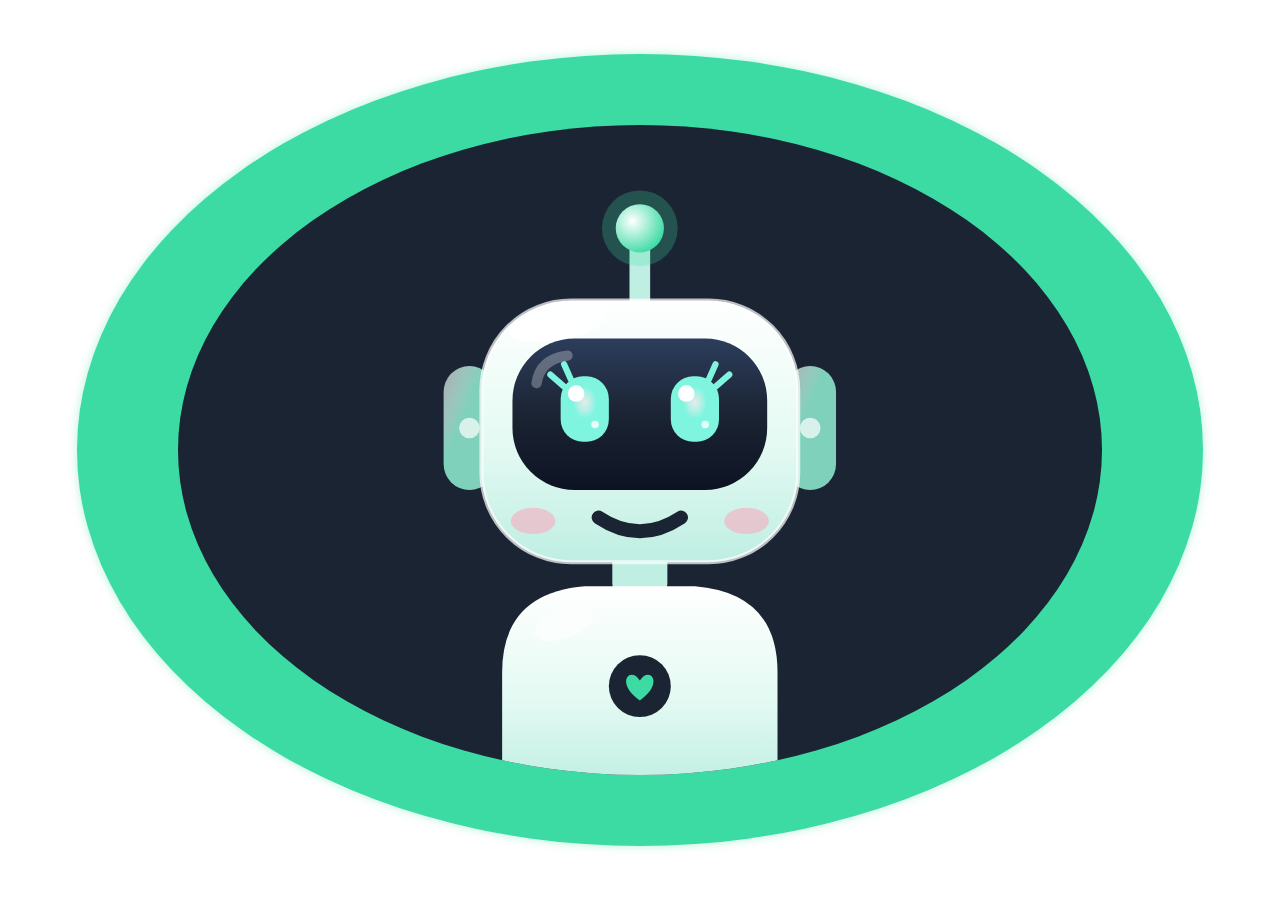
<file: assets/bubble.html>
<!doctype html>
<html>
<head>
<meta charset="utf-8">
<meta name="viewport" content="width=device-width, initial-scale=1">
<title>Robot</title>
<style>
  :root { --ring: #3ddba4; --ring-glow-base: rgba(61,219,164,.38); --disc: #1b2433; --visor: #1b2433; --head: #e4faf3;
    --head-shade: #bfeee2; --ear: #7fd1bc; --eye: #7ff5e0; --cheek: #ff9fb8; --acc2: #3ddba4; }
  html, body { margin: 0; height: 100%; background: transparent; overflow: hidden; }
  .bot { position: absolute; inset: 6%; animation: float 2.6s ease-in-out infinite; }
  @keyframes float { 0%,100% { transform: translateY(0) } 50% { transform: translateY(-5%) } }
  .ring { position: absolute; inset: 0; border-radius: 50%; background: var(--ring); box-shadow: 0 0 10px var(--ring-glow-base); }
  .disc { position: absolute; inset: 9%; border-radius: 50%; background: var(--disc); overflow: hidden; }
  svg { position: absolute; inset: 0; width: 100%; height: 100%; }
  .flip { transform-origin: 100px 100px; transition: transform .25s; }
  .cheeks { opacity: .5; }
  .walk .head { animation: waddle .5s ease-in-out infinite; }
  @keyframes waddle { 0%,100% { transform: rotate(-6deg) } 50% { transform: rotate(6deg) } }
  .head { transform-origin: 100px 130px; }
  .eyes { transform-origin: 100px 104px; animation: blink 4s infinite; }
  @keyframes blink { 0%,92%,100% { transform: scaleY(1) } 95% { transform: scaleY(.1) } }
  .tip { animation: tip 1.6s ease-in-out infinite; }
  @keyframes tip { 0%,100% { opacity: .75 } 50% { opacity: 1 } }
  .waving .bot { animation: jump .5s ease-out 2; }
  @keyframes jump { 0%,100% { transform: translateY(0) scale(1) } 40% { transform: translateY(-10%) scale(1.08) } }
  .zzz { position: absolute; top: 0; right: 2%; font: 800 16px sans-serif; color: #c4b5fd; display: none; text-shadow: 0 0 4px #000; }
  body.sleeping .zzz { display: block; animation: zzz 2.4s ease-in-out infinite; }
  @keyframes zzz { 0% { opacity: 0; transform: translate(0,8px) scale(.7) } 50% { opacity: 1 } 100% { opacity: 0; transform: translate(8px,-12px) scale(1.1) } }
  body.sleeping .bot { animation: breathe 4s ease-in-out infinite; }
  @keyframes breathe { 0%,100% { transform: scale(1) } 50% { transform: scale(1.03) } }
  body.sleeping .ring { filter: saturate(.5) brightness(.8); box-shadow: none; }
  .dancing .bot { animation: dance .45s ease-in-out 8; }
  @keyframes dance { 0%,100% { transform: rotate(-10deg) translateY(0) } 50% { transform: rotate(10deg) translateY(-8%) } }
  .stretching .bot { animation: stretch 1.6s ease-in-out 1; }
  @keyframes stretch { 0%,100% { transform: scale(1) } 40% { transform: scale(1.12, .9) } 70% { transform: scale(.94, 1.1) } }
  .badge { position: absolute; left: 0; top: 0; font-size: 26px; line-height: 1; display: none; animation: badgePulse 1.2s ease-in-out infinite; filter: drop-shadow(0 0 4px #fff); }
  .badge.show { display: block; }
  @keyframes badgePulse { 50% { transform: scale(1.25) rotate(-10deg); } }
  .mini .badge { font-size: 16px; }
  .mini .bot { inset: 4%; animation: none; }
  .mini .ring { box-shadow: none; }
</style>
<script src="robot.js"></script>
</head>
<body>
  <div class="bot">
    <div class="ring"></div>
    <div class="disc" id="disc"></div>
  </div>
  <div class="zzz">z z</div>
  <div class="badge" id="badge"></div>
<script>
  document.getElementById("disc").innerHTML = ROBOT_SVG;
  applyLook({});

  // Called by RobotOverlayService: dir = 1 (right) or -1 (left).
  function setMoving(moving, dir) {
    document.body.classList.toggle("walk", moving);
    document.getElementById("flip").style.transform = dir < 0 ? "scaleX(-1)" : "";
  }
  // Routine reminder: the app sends the routine times and finished steps along with the robot's look.
  let reminder = null, badgeIcons = [], badgeI = 0;
  const baseApplyLook = applyLook;
  applyLook = function (look) {
    baseApplyLook(look);
    try { reminder = (typeof look === "string" ? JSON.parse(look || "{}") : look || {}).reminder || null; } catch (e) { reminder = null; }
    checkReminder();
  };
  const mins = (t) => { const [h, m] = (t || "0:0").split(":").map(Number); return h * 60 + m; };
  function checkReminder() {
    badgeIcons = [];
    if (reminder) {
      const now = new Date(), m = now.getHours() * 60 + now.getMinutes(), today = now.toISOString().slice(0, 10);
      const done = reminder.date === today ? reminder.done || [] : [];
      if (m >= mins(reminder.morning) && m < mins(reminder.morning) + 210) {
        if (!done.includes("dis")) badgeIcons.push("🪥");
        if (!done.includes("giyin")) badgeIcons.push("👕");
      } else if (m >= mins(reminder.evening) || m < 60) {
        if (!done.includes("pijama")) badgeIcons.push("👚");
        if (!done.includes("dis2")) badgeIcons.push("🪥");
      }
      // Exam within two days: a pencil badge.
      if (reminder.exam) {
        const d = Math.round((new Date(reminder.exam + "T00:00:00") - new Date(today + "T00:00:00")) / 86400000);
        if (d >= 0 && d <= 2) badgeIcons.push("📝");
      }
    }
    const b = document.getElementById("badge");
    b.classList.toggle("show", badgeIcons.length > 0);
    if (badgeIcons.length) b.textContent = badgeIcons[badgeI++ % badgeIcons.length];
  }
  setInterval(checkReminder, 3000);
  function setMini(m) { document.body.classList.toggle("mini", m); }
  function setSleep(on) { document.body.classList.toggle("sleeping", on); }
  function once(cls, ms) {
    document.body.classList.remove(cls); void document.body.offsetWidth;
    document.body.classList.add(cls);
    setTimeout(() => document.body.classList.remove(cls), ms);
  }
  function dance() { once("dancing", 3700); }
  function stretch() { once("stretching", 1700); }
  function wave() {
    document.body.classList.remove("waving"); void document.body.offsetWidth;
    document.body.classList.add("waving");
  }
</script>
</body>
</html>
</file>
